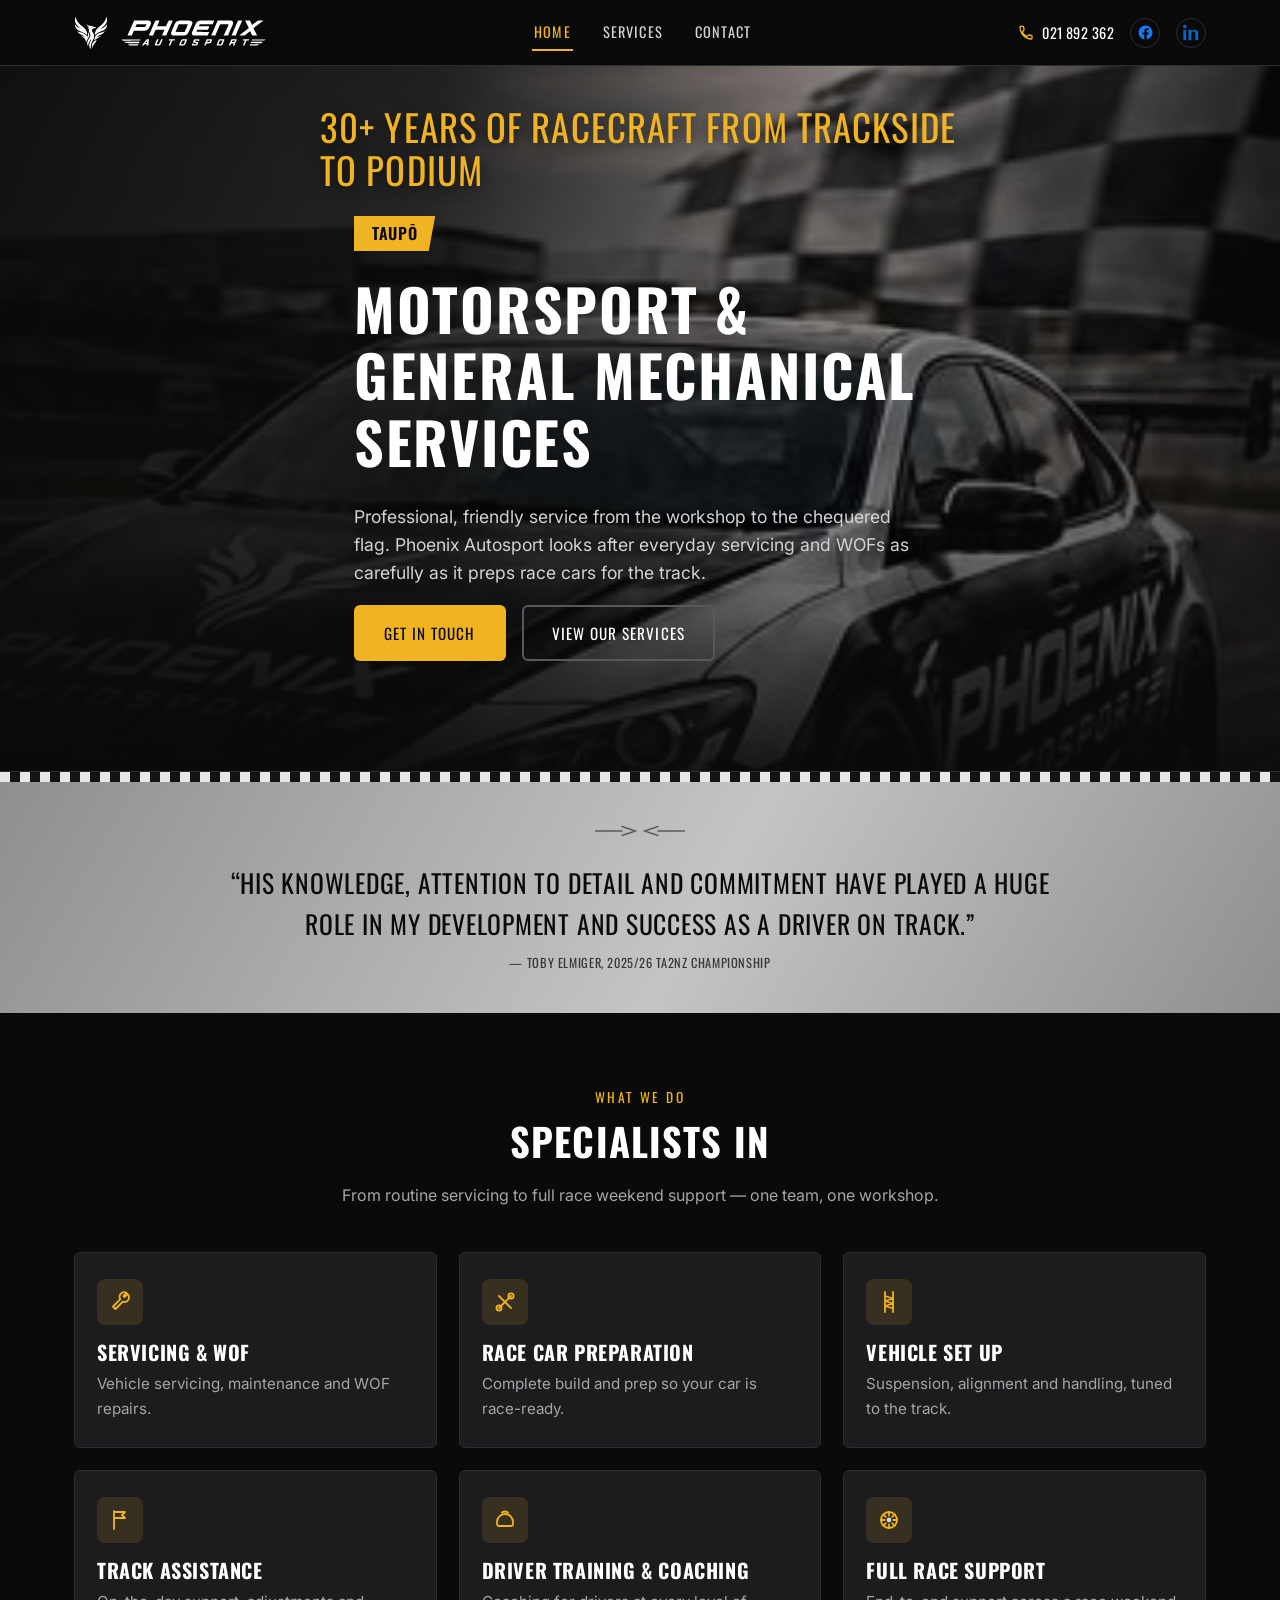
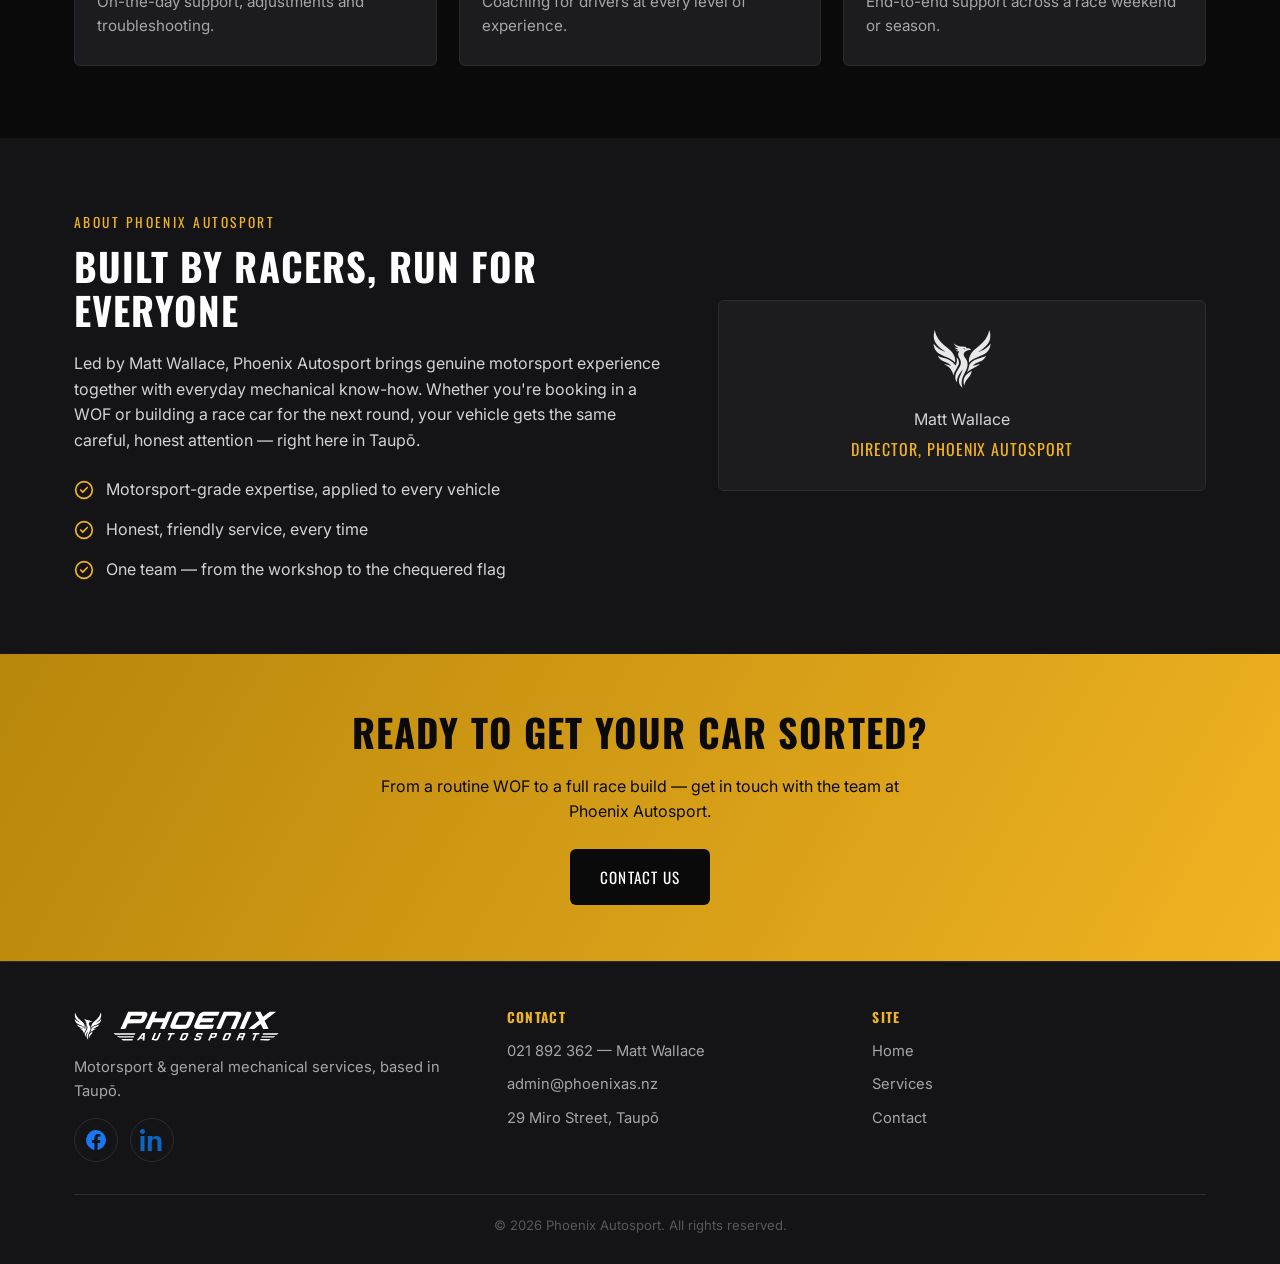
<file: index.html>
<!doctype html>
<html lang="en">
<head>
<meta charset="UTF-8">
<meta name="viewport" content="width=device-width, initial-scale=1.0">
<title>Phoenix Autosport | Motorsport &amp; General Mechanical Services, Taupō</title>
<meta name="description" content="Phoenix Autosport — motorsport and general mechanical services in Taupō. Vehicle servicing &amp; WOF, race car preparation, vehicle set-up, track assistance, driver coaching and full race support.">
<link rel="preconnect" href="https://fonts.googleapis.com">
<link rel="preconnect" href="https://fonts.gstatic.com" crossorigin>
<link href="https://fonts.googleapis.com/css2?family=Oswald:wght@500;600;700&amp;family=Inter:wght@400;500;600&amp;display=swap" rel="stylesheet">
<link rel="stylesheet" href="styles.css">
<style>
  /* mockup-only addition — hero slogan line */
  .hero-slogan-wrap {
    position: absolute;
    top: 0;
    left: 0;
    right: 0;
    height: 165px;
    display: flex;
    align-items: center;
    z-index: 1;
  }
  .hero-slogan {
    display: block;
    color: var(--gold);
    font-family: var(--font-head);
    text-transform: uppercase;
    letter-spacing: 0.03em;
    font-size: clamp(1.5rem, 3.4vw, 2.3rem);
    line-height: 1.15;
    max-width: 640px;
    margin: 0;
    text-shadow: 0 2px 14px rgba(0,0,0,0.6);
  }
  @media (max-width: 700px) {
    .hero-slogan-wrap { height: 150px; }
    .hero-slogan { font-size: clamp(1.2rem, 5vw, 1.7rem); }
  }
  .quote-banner-cite {
    display: block;
    margin-top: 10px;
    font-style: normal;
    font-family: var(--font-head);
    text-transform: uppercase;
    letter-spacing: 0.05em;
    font-size: 0.78rem;
    color: #0a0a0b;
    opacity: 0.75;
    text-align: center;
  }
</style>
</head>
<body>

<header class="site-header">
  <div class="nav-row">
    <a href="index.html" class="brand">
      <svg class="phoenix-mark" viewBox="0 0 664 675" aria-hidden="true"><g transform="translate(0,675) scale(0.1,-0.1)"><path d="M258 6625 c-3 -6 -20 -59 -37 -120 -52 -183 -73 -315 -78 -495 -21 -662 313 -1152 1187 -1739 158 -106 159 -107 75 -76 -480 180 -776 355 -1026 604 -102 103 -228 255 -242 293 -2 7 -8 10 -13 5 -12 -11 13 -187 45 -320 83 -334 277 -614 551 -796 120 -79 388 -211 595 -292 652 -254 962 -429 1162 -655 55 -62 58 -64 66 -42 5 13 9 97 9 188 1 337 -90 599 -311 895 -133 179 -285 320 -716 665 -486 390 -813 763 -1016 1163 -118 233 -174 396 -236 692 -5 22 -11 35 -15 30z"/><path d="M6356 6498 c-73 -317 -177 -559 -354 -829 -237 -360 -489 -617 -1041 -1063 -327 -264 -496 -435 -617 -622 -115 -178 -192 -366 -230 -559 -18 -93 -26 -437 -10 -453 4 -4 32 21 62 54 189 215 452 373 964 579 140 57 305 124 365 150 473 202 728 418 885 750 81 173 107 260 135 452 23 157 19 171 -27 101 -134 -203 -385 -430 -638 -580 -153 -91 -542 -269 -660 -303 -14 -4 43 39 125 95 739 504 1069 902 1172 1416 22 109 24 427 4 549 -21 130 -87 385 -100 385 -4 0 -19 -55 -35 -122z"/><path d="M2410 5110 c0 -18 39 -90 88 -163 76 -115 200 -217 360 -298 l77 -40 -105 5 c-106 5 -204 27 -294 66 -27 11 -51 19 -53 17 -2 -3 14 -27 36 -55 80 -101 239 -189 406 -225 49 -10 -185 -97 -262 -97 -49 0 -40 -16 24 -40 89 -33 152 -43 234 -37 l77 6 -38 -77 c-107 -212 -95 -415 37 -642 179 -305 218 -461 178 -701 -31 -185 -96 -327 -296 -644 -242 -383 -314 -577 -313 -850 1 -151 14 -228 60 -337 29 -72 114 -218 126 -218 4 0 8 42 8 94 0 305 117 594 411 1011 62 88 134 193 161 232 27 40 53 75 58 78 12 7 -24 -125 -64 -235 -33 -91 -51 -132 -166 -375 -146 -311 -185 -451 -185 -670 1 -229 63 -412 200 -590 62 -81 211 -230 201 -200 -4 11 -21 70 -36 130 -85 324 -79 643 17 940 50 154 201 497 242 549 23 30 204 393 234 471 192 492 148 872 -144 1260 -177 235 -215 375 -149 548 77 203 354 348 672 351 71 0 128 2 128 3 0 36 -78 126 -133 154 -57 30 -159 49 -262 49 l-90 0 -23 40 c-58 102 -160 138 -432 150 -450 22 -683 101 -957 325 -18 15 -33 21 -33 15z m1238 -576 c66 -29 66 -40 -3 -49 -70 -8 -106 -1 -175 38 -51 29 -53 32 -30 38 44 11 153 -2 208 -27z"/><path d="M641 3664 c191 -313 416 -492 789 -628 269 -98 441 -197 585 -338 43 -42 77 -79 74 -82 -2 -3 -67 13 -144 35 -160 45 -608 159 -627 159 -20 0 -2 -13 213 -148 296 -185 387 -258 504 -403 132 -163 252 -427 306 -671 7 -32 15 -58 19 -58 4 0 13 26 20 58 43 195 132 388 305 662 278 438 331 603 279 858 -30 145 -82 251 -184 373 -61 74 -89 97 -77 65 38 -98 52 -373 28 -516 -16 -88 -70 -249 -113 -334 -27 -54 -32 -59 -42 -43 -183 301 -393 486 -733 647 -152 72 -289 117 -668 220 -150 41 -290 89 -420 145 -72 31 -136 59 -143 62 -7 3 5 -25 29 -63z"/><path d="M5925 3680 c-99 -49 -347 -134 -540 -185 -284 -76 -457 -136 -600 -207 -398 -197 -636 -459 -680 -745 -27 -177 -86 -361 -177 -547 -27 -54 -47 -100 -45 -103 3 -2 51 31 108 75 103 78 305 207 429 274 36 20 115 61 175 93 207 109 310 167 433 246 137 87 316 219 308 226 -3 3 -53 -9 -113 -27 -84 -25 -514 -134 -652 -166 -60 -13 110 146 257 241 87 55 168 93 389 181 300 118 417 188 570 343 117 118 285 353 250 350 -6 0 -57 -23 -112 -49z"/><path d="M4249 1949 c-451 -284 -629 -498 -726 -878 -47 -185 -37 -419 28 -631 l22 -74 32 130 c72 290 150 431 411 740 210 248 315 442 375 689 21 88 23 115 11 115 -5 0 -73 -41 -153 -91z"/></g></svg>
      <span class="brand-text"><span class="sr-only">Phoenix Autosport</span><svg class="wordmark wordmark-nav" viewBox="0 0 1144 218" role="img" aria-label="Phoenix Autosport"><g transform="translate(0,218) scale(0.1,-0.1)"><path d="M930 1673 c-228 -509 -275 -614 -315 -701 -25 -53 -31 -74 -22 -78 7 -2 82 -3 166 -2 l153 3 82 185 83 185 464 5 c362 4 472 9 499 19 63 25 134 77 174 126 41 49 177 341 197 422 22 85 -25 171 -113 207 -32 14 -116 16 -616 16 l-579 0 -173 -387z m1126 94 c7 -19 -63 -179 -87 -199 -19 -16 -54 -18 -396 -18 -206 0 -373 3 -371 8 2 4 23 56 48 115 l45 107 378 0 c304 0 379 -3 383 -13z"/><path d="M2752 2047 c-6 -7 -75 -161 -153 -342 -78 -182 -157 -364 -175 -405 -18 -41 -64 -147 -103 -235 -38 -87 -67 -163 -65 -167 3 -4 75 -8 160 -8 l155 0 21 48 c104 238 172 388 179 393 5 3 162 6 350 8 l342 3 -6 -24 c-3 -13 -45 -110 -92 -217 -47 -107 -85 -198 -85 -203 0 -4 71 -8 158 -8 l159 0 18 43 c44 102 92 212 225 517 223 508 259 593 253 603 -5 8 -260 9 -298 0 -16 -3 -42 -53 -114 -224 l-94 -219 -349 0 -349 0 7 23 c4 12 18 47 31 77 88 197 143 333 138 341 -10 15 -300 12 -313 -4z"/><path d="M4596 2049 c-118 -17 -247 -100 -301 -193 -37 -64 -304 -692 -315 -742 -19 -82 12 -154 82 -195 l43 -24 430 -3 c560 -4 591 1 717 125 62 61 53 44 234 453 170 387 173 397 132 480 -28 55 -78 85 -168 99 -78 13 -767 13 -854 0z m683 -278 c11 -7 -10 -63 -104 -281 -65 -150 -126 -282 -136 -294 -17 -21 -24 -21 -357 -24 -267 -2 -341 0 -349 10 -8 9 6 50 49 148 33 74 86 198 119 275 33 77 70 148 82 157 20 16 54 18 352 18 182 0 336 -4 344 -9z"/><path d="M6201 2049 c-79 -13 -175 -64 -224 -119 -35 -39 -72 -115 -206 -421 -199 -455 -206 -489 -115 -568 55 -49 92 -52 657 -49 l518 3 60 135 c32 74 59 136 59 137 0 2 -222 3 -494 3 -299 0 -497 4 -501 9 -3 6 9 41 26 79 27 61 35 71 62 76 18 4 202 6 411 6 208 -1 383 3 387 7 10 11 109 239 109 252 0 8 -127 11 -405 11 -223 0 -405 2 -405 5 0 3 12 34 26 68 45 107 -12 97 553 97 l496 0 57 132 c31 73 54 136 52 140 -7 11 -1056 8 -1123 -3z"/><path d="M7591 2017 c-10 -23 -92 -208 -181 -412 -90 -203 -195 -444 -235 -535 -40 -91 -69 -168 -65 -173 3 -4 75 -6 159 -5 l152 3 55 125 c30 69 73 168 96 220 139 325 223 507 240 523 18 15 49 17 318 17 348 0 343 1 308 -78 -56 -130 -97 -222 -222 -501 -75 -167 -136 -305 -136 -307 0 -2 71 -4 159 -4 177 0 165 -5 200 80 13 30 34 79 47 108 92 202 299 674 310 706 29 81 12 175 -40 217 -62 52 -74 53 -629 56 l-518 2 -18 -42z"/><path d="M9194 2052 c-6 -4 -45 -86 -87 -182 -107 -250 -150 -349 -296 -675 -71 -159 -127 -293 -124 -297 8 -14 309 -9 321 5 5 6 21 39 35 72 14 33 43 101 64 150 22 50 122 276 222 504 138 314 179 416 169 422 -16 11 -289 11 -304 1z"/><path d="M9753 2054 c-9 -4 34 -97 132 -288 l145 -283 -197 -154 c-413 -321 -538 -421 -541 -430 -2 -5 80 -9 198 -9 l202 0 209 168 c116 92 215 168 222 170 8 2 46 -66 94 -168 l82 -170 185 0 c129 0 186 3 186 11 0 6 -63 132 -140 281 -77 148 -138 274 -135 278 6 10 171 137 699 540 l78 60 -214 0 -213 0 -224 -175 c-123 -96 -226 -175 -230 -175 -3 0 -45 78 -92 173 l-86 172 -174 2 c-96 1 -180 -1 -186 -3z"/><path d="M2058 583 c-21 -23 -137 -173 -213 -274 -11 -15 -48 -63 -82 -108 -35 -44 -63 -83 -63 -86 0 -3 28 -5 63 -4 l62 0 41 52 41 52 94 0 94 0 -3 -52 -4 -53 61 0 60 0 5 33 c3 17 10 109 16 202 6 94 13 191 17 218 l6 47 -85 0 c-79 0 -86 -2 -110 -27z m57 -178 c-8 -97 -9 -98 -84 -93 l-53 3 68 92 c38 50 70 90 72 88 2 -2 1 -43 -3 -90z"/><path d="M2820 458 c-35 -84 -73 -178 -86 -208 -53 -125 -35 -140 174 -140 223 0 214 -7 327 255 60 139 95 227 95 237 0 4 -26 8 -58 8 l-58 0 -39 -92 c-107 -254 -124 -291 -137 -299 -23 -15 -188 -11 -188 5 0 7 32 86 70 175 97 225 95 211 23 211 l-59 0 -64 -152z"/><path d="M3820 564 c-11 -25 -20 -47 -20 -49 0 -2 36 -5 79 -7 l80 -3 -84 -195 -84 -195 56 -3 c31 -2 59 1 63 5 4 4 44 94 88 198 l81 190 84 3 83 3 14 37 c7 20 15 43 17 50 4 9 -43 12 -216 12 l-222 0 -19 -46z"/><path d="M4815 592 c-44 -27 -46 -31 -124 -217 -87 -205 -90 -216 -62 -244 20 -20 32 -21 182 -21 235 0 219 -13 343 276 56 130 68 188 44 212 -8 8 -63 12 -182 12 -148 0 -175 -3 -201 -18z m257 -88 c7 -6 -85 -235 -108 -271 -13 -21 -22 -23 -114 -23 -55 0 -100 4 -100 9 0 13 110 264 122 279 11 12 188 18 200 6z"/><path d="M5782 585 c-36 -30 -96 -168 -88 -201 9 -34 48 -50 154 -64 118 -16 128 -23 105 -70 l-18 -35 -103 -3 -104 -3 7 31 7 30 -56 0 c-55 0 -56 -1 -71 -36 -21 -52 -20 -101 4 -114 26 -13 312 -13 348 1 46 17 70 47 103 130 51 125 46 131 -142 165 -88 16 -98 20 -98 39 0 43 29 55 128 55 l92 0 -6 -25 c-6 -24 -5 -25 50 -25 51 0 57 2 71 30 17 34 19 73 5 101 -10 18 -23 19 -185 19 -170 0 -174 -1 -203 -25z"/><path d="M6721 527 c-19 -45 -62 -147 -96 -227 -89 -208 -87 -190 -17 -190 l59 0 34 85 34 85 120 0 c134 0 182 10 213 42 29 32 94 186 94 226 0 61 -4 62 -216 62 l-191 -1 -34 -82z m303 -26 c7 -11 -29 -95 -48 -110 -9 -8 -46 -11 -105 -9 l-91 3 30 63 29 62 90 0 c49 0 92 -4 95 -9z"/><path d="M7745 598 c-26 -14 -75 -60 -75 -69 0 -5 -31 -82 -70 -173 -38 -91 -70 -177 -70 -191 0 -49 31 -57 214 -53 214 4 198 -8 299 222 78 177 92 231 67 261 -15 19 -331 22 -365 3z m239 -97 c7 -11 -101 -273 -117 -283 -22 -14 -197 -10 -197 5 0 21 110 271 123 279 17 11 185 10 191 -1z"/><path d="M8677 603 c-10 -17 -207 -481 -207 -487 0 -3 27 -6 59 -6 l59 0 33 84 34 85 83 3 c45 2 87 2 92 0 16 -6 12 -35 -15 -100 -14 -34 -25 -64 -25 -67 0 -3 26 -5 57 -3 l57 3 34 80 c18 44 32 91 30 106 -2 19 6 35 28 55 19 18 43 61 63 114 30 77 32 87 19 110 l-14 25 -191 3 c-105 1 -194 -1 -196 -5z m267 -102 c9 -14 -30 -97 -49 -105 -19 -7 -185 -8 -185 -1 0 2 11 29 24 60 l25 55 90 0 c49 0 92 -4 95 -9z"/><path d="M9597 583 c-37 -73 -37 -73 53 -73 96 0 97 25 -6 -211 -41 -94 -74 -175 -74 -180 0 -5 26 -9 58 -9 l57 0 84 200 85 200 82 0 83 0 21 46 c11 26 20 48 20 50 0 2 -101 4 -225 4 l-224 0 -14 -27z"/><path d="M120 580 c0 -5 3 -10 8 -10 4 0 30 -17 58 -38 l50 -38 565 2 c310 1 607 2 659 3 l96 1 14 38 c8 20 16 40 18 45 2 4 -327 7 -732 7 -484 0 -736 -3 -736 -10z"/><path d="M10275 554 c-8 -20 -15 -40 -15 -45 0 -11 -37 -11 508 -11 l463 0 47 38 c26 21 51 41 57 46 5 4 -228 8 -518 8 l-527 0 -15 -36z"/><path d="M360 369 c86 -74 38 -69 602 -69 l507 0 21 46 c11 26 20 48 20 50 0 2 -267 4 -592 4 l-593 -1 35 -30z"/><path d="M10192 358 c-11 -24 -17 -46 -15 -50 2 -3 189 -7 416 -8 l412 -1 57 43 c31 24 57 46 58 51 0 4 -205 7 -455 7 l-454 0 -19 -42z"/><path d="M630 206 c0 -3 27 -25 59 -50 l59 -46 320 0 319 0 21 50 21 50 -400 0 c-219 0 -399 -2 -399 -4z"/><path d="M10110 164 c-11 -25 -20 -48 -20 -50 0 -2 134 -4 297 -4 l298 0 62 43 c34 23 63 45 63 50 0 4 -153 7 -340 7 l-341 0 -19 -46z"/></g></svg></span>
    </a>
    <nav class="main-nav">
      <a href="index.html" class="active">Home</a>
      <a href="services.html">Services</a>
      <a href="contact.html">Contact</a>
    </nav>
    <div class="nav-contact">
      <a class="nav-phone" href="tel:0210892362" aria-label="Call Matt Wallace on 021 892 362">
        <svg viewBox="0 0 24 24"><path d="M6.6 10.8c1.4 2.8 3.8 5.1 6.6 6.6l2.2-2.2c.3-.3.7-.4 1-.2 1.1.4 2.3.6 3.6.6.6 0 1 .4 1 1V20c0 .6-.4 1-1 1C10.9 21 3 13.1 3 3c0-.6.4-1 1-1h3.5c.6 0 1 .4 1 1 0 1.2.2 2.4.6 3.6.1.4 0 .8-.3 1z"/></svg>
        021 892 362
      </a>
      <a class="social-icon small" href="https://www.facebook.com/profile.php?id=61592781913424" target="_blank" rel="noopener" aria-label="Phoenix Autosport on Facebook">
        <svg viewBox="0 0 24 24"><path d="M22 12a10 10 0 1 0-11.6 9.9v-7H7.9V12h2.5V9.8c0-2.5 1.5-3.9 3.8-3.9 1.1 0 2.2.2 2.2.2v2.4h-1.2c-1.2 0-1.6.8-1.6 1.6V12h2.8l-.4 2.9h-2.4v7A10 10 0 0 0 22 12z"/></svg>
      </a>
      <a class="social-icon small linkedin" href="https://www.linkedin.com/in/matt-wallace-419013b7/" target="_blank" rel="noopener" aria-label="Matt Wallace on LinkedIn">
        <svg viewBox="0 0 24 24"><path d="M4.98 3.5C4.98 4.88 3.87 6 2.5 6S0 4.88 0 3.5 1.11 1 2.48 1 4.98 2.12 4.98 3.5zM.5 8h4V23h-4V8zM8.5 8h3.8v2.05h.05c.53-1 1.83-2.05 3.77-2.05C20.5 8 21.5 10.5 21.5 14v9h-4v-8c0-1.9-.03-4.35-2.65-4.35-2.65 0-3.05 2.07-3.05 4.2v8.15h-4V8z"/></svg>
      </a>
    </div>
  </div>
</header>

<main>

  <section class="hero hero-full">
    <div class="hero-bg">
      <img src="assets/race-car.jpg" alt="Phoenix Autosport race car on track">
      <div class="hero-overlay"></div>
    </div>
    <div class="hero-slogan-wrap">
      <div class="container">
        <span class="hero-slogan">30+ Years Of Racecraft From Trackside To Podium</span>
      </div>
    </div>
    <div class="container hero-full-inner">
      <div class="ribbon">
        <span class="ribbon-big">Taupō</span>
      </div>
      <h1>Motorsport &amp; General Mechanical Services</h1>
      <p class="lede">Professional, friendly service from the workshop to the chequered flag. Phoenix Autosport looks after everyday servicing and WOFs as carefully as it preps race cars for the track.</p>
      <div class="btn-row">
        <a href="contact.html" class="btn btn-primary">Get In Touch</a>
        <a href="services.html" class="btn btn-ghost">View Our Services</a>
      </div>
    </div>
  </section>

  <div class="flag-strip"></div>

  <section class="quote-banner">
    <svg class="wing-rule" viewBox="0 0 200 40" aria-hidden="true">
      <path d="M0,20 L60,20 M60,10 L90,20 L60,30" fill="none" stroke="#0a0a0b" stroke-width="3" stroke-linecap="round"/>
      <path d="M200,20 L140,20 M140,10 L110,20 L140,30" fill="none" stroke="#0a0a0b" stroke-width="3" stroke-linecap="round"/>
    </svg>
    <blockquote>&ldquo;His knowledge, attention to detail and commitment have played a huge role in my development and success as a driver on track.&rdquo;</blockquote>
    <cite class="quote-banner-cite">— Toby Elmiger, 2025/26 TA2NZ Championship</cite>
  </section>

  <section>
    <div class="container">
      <div class="section-head">
        <span class="eyebrow">What We Do</span>
        <h2>Specialists In</h2>
        <p style="color:var(--grey);">From routine servicing to full race weekend support — one team, one workshop.</p>
      </div>
      <div class="service-grid">
        <div class="service-card">
          <div class="service-icon"><svg viewBox="0 0 24 24"><path d="M21 7.5a4.5 4.5 0 0 1-6.2 4.2L7.5 19l-2.5-2.5 7.3-7.3A4.5 4.5 0 0 1 18.5 3l-3 3 1 1 3-3a4.48 4.48 0 0 1 1.5 3.5z"/></svg></div>
          <h3>Servicing &amp; WOF</h3>
          <p>Vehicle servicing, maintenance and WOF repairs.</p>
        </div>
        <div class="service-card">
          <div class="service-icon"><svg viewBox="0 0 24 24"><path d="M6 6l12 12M18 6L6 18"/><circle cx="18" cy="6" r="2.6" fill="none"/><circle cx="6" cy="18" r="2.6" fill="none"/></svg></div>
          <h3>Race Car Preparation</h3>
          <p>Complete build and prep so your car is race-ready.</p>
        </div>
        <div class="service-card">
          <div class="service-icon"><svg viewBox="0 0 24 24"><path d="M8 2v20M16 2v20M8 6l8 2.5L8 11l8 2.5L8 16l8 2.5"/></svg></div>
          <h3>Vehicle Set Up</h3>
          <p>Suspension, alignment and handling, tuned to the track.</p>
        </div>
        <div class="service-card">
          <div class="service-icon"><svg viewBox="0 0 24 24"><path d="M6 3v18M6 4h11l-3 3 3 3H6"/></svg></div>
          <h3>Track Assistance</h3>
          <p>On-the-day support, adjustments and troubleshooting.</p>
        </div>
        <div class="service-card">
          <div class="service-icon"><svg viewBox="0 0 24 24"><path d="M4 14a8 8 0 0 1 16 0v2a2 2 0 0 1-2 2H6a2 2 0 0 1-2-2v-2z M9 4.5c1-.6 2-1 3-1s2 .4 3 1"/></svg></div>
          <h3>Driver Training &amp; Coaching</h3>
          <p>Coaching for drivers at every level of experience.</p>
        </div>
        <div class="service-card">
          <div class="service-icon"><svg viewBox="0 0 24 24"><circle cx="12" cy="12" r="8"/><circle cx="12" cy="12" r="2.4" fill="currentColor" stroke="none"/><path d="M12 4v3.6M12 16.4V20M4 12h3.6M16.4 12H20M6.3 6.3l2.5 2.5M15.2 15.2l2.5 2.5M6.3 17.7l2.5-2.5M15.2 8.8l2.5-2.5"/></svg></div>
          <h3>Full Race Support</h3>
          <p>End-to-end support across a race weekend or season.</p>
        </div>
      </div>
    </div>
  </section>

  <section class="bg-soft">
    <div class="container two-col">
      <div>
        <span class="eyebrow">About Phoenix Autosport</span>
        <h2>Built by racers, run for everyone</h2>
        <p style="color:var(--grey-light);">Led by Matt Wallace, Phoenix Autosport brings genuine motorsport experience together with everyday mechanical know-how. Whether you're booking in a WOF or building a race car for the next round, your vehicle gets the same careful, honest attention — right here in Taupō.</p>
        <ul class="stat-list">
          <li><svg viewBox="0 0 24 24"><path d="M12 2a10 10 0 1 0 0 20 10 10 0 0 0 0-20z"/><path d="M8 12l2.5 2.5L16 9"/></svg> Motorsport-grade expertise, applied to every vehicle</li>
          <li><svg viewBox="0 0 24 24"><path d="M12 2a10 10 0 1 0 0 20 10 10 0 0 0 0-20z"/><path d="M8 12l2.5 2.5L16 9"/></svg> Honest, friendly service, every time</li>
          <li><svg viewBox="0 0 24 24"><path d="M12 2a10 10 0 1 0 0 20 10 10 0 0 0 0-20z"/><path d="M8 12l2.5 2.5L16 9"/></svg> One team — from the workshop to the chequered flag</li>
        </ul>
      </div>
      <div class="about-panel">
        <div class="about-panel-inner">
          <svg class="phoenix-mark" viewBox="0 0 664 675" aria-hidden="true"><g transform="translate(0,675) scale(0.1,-0.1)"><path d="M258 6625 c-3 -6 -20 -59 -37 -120 -52 -183 -73 -315 -78 -495 -21 -662 313 -1152 1187 -1739 158 -106 159 -107 75 -76 -480 180 -776 355 -1026 604 -102 103 -228 255 -242 293 -2 7 -8 10 -13 5 -12 -11 13 -187 45 -320 83 -334 277 -614 551 -796 120 -79 388 -211 595 -292 652 -254 962 -429 1162 -655 55 -62 58 -64 66 -42 5 13 9 97 9 188 1 337 -90 599 -311 895 -133 179 -285 320 -716 665 -486 390 -813 763 -1016 1163 -118 233 -174 396 -236 692 -5 22 -11 35 -15 30z"/><path d="M6356 6498 c-73 -317 -177 -559 -354 -829 -237 -360 -489 -617 -1041 -1063 -327 -264 -496 -435 -617 -622 -115 -178 -192 -366 -230 -559 -18 -93 -26 -437 -10 -453 4 -4 32 21 62 54 189 215 452 373 964 579 140 57 305 124 365 150 473 202 728 418 885 750 81 173 107 260 135 452 23 157 19 171 -27 101 -134 -203 -385 -430 -638 -580 -153 -91 -542 -269 -660 -303 -14 -4 43 39 125 95 739 504 1069 902 1172 1416 22 109 24 427 4 549 -21 130 -87 385 -100 385 -4 0 -19 -55 -35 -122z"/><path d="M2410 5110 c0 -18 39 -90 88 -163 76 -115 200 -217 360 -298 l77 -40 -105 5 c-106 5 -204 27 -294 66 -27 11 -51 19 -53 17 -2 -3 14 -27 36 -55 80 -101 239 -189 406 -225 49 -10 -185 -97 -262 -97 -49 0 -40 -16 24 -40 89 -33 152 -43 234 -37 l77 6 -38 -77 c-107 -212 -95 -415 37 -642 179 -305 218 -461 178 -701 -31 -185 -96 -327 -296 -644 -242 -383 -314 -577 -313 -850 1 -151 14 -228 60 -337 29 -72 114 -218 126 -218 4 0 8 42 8 94 0 305 117 594 411 1011 62 88 134 193 161 232 27 40 53 75 58 78 12 7 -24 -125 -64 -235 -33 -91 -51 -132 -166 -375 -146 -311 -185 -451 -185 -670 1 -229 63 -412 200 -590 62 -81 211 -230 201 -200 -4 11 -21 70 -36 130 -85 324 -79 643 17 940 50 154 201 497 242 549 23 30 204 393 234 471 192 492 148 872 -144 1260 -177 235 -215 375 -149 548 77 203 354 348 672 351 71 0 128 2 128 3 0 36 -78 126 -133 154 -57 30 -159 49 -262 49 l-90 0 -23 40 c-58 102 -160 138 -432 150 -450 22 -683 101 -957 325 -18 15 -33 21 -33 15z m1238 -576 c66 -29 66 -40 -3 -49 -70 -8 -106 -1 -175 38 -51 29 -53 32 -30 38 44 11 153 -2 208 -27z"/><path d="M641 3664 c191 -313 416 -492 789 -628 269 -98 441 -197 585 -338 43 -42 77 -79 74 -82 -2 -3 -67 13 -144 35 -160 45 -608 159 -627 159 -20 0 -2 -13 213 -148 296 -185 387 -258 504 -403 132 -163 252 -427 306 -671 7 -32 15 -58 19 -58 4 0 13 26 20 58 43 195 132 388 305 662 278 438 331 603 279 858 -30 145 -82 251 -184 373 -61 74 -89 97 -77 65 38 -98 52 -373 28 -516 -16 -88 -70 -249 -113 -334 -27 -54 -32 -59 -42 -43 -183 301 -393 486 -733 647 -152 72 -289 117 -668 220 -150 41 -290 89 -420 145 -72 31 -136 59 -143 62 -7 3 5 -25 29 -63z"/><path d="M5925 3680 c-99 -49 -347 -134 -540 -185 -284 -76 -457 -136 -600 -207 -398 -197 -636 -459 -680 -745 -27 -177 -86 -361 -177 -547 -27 -54 -47 -100 -45 -103 3 -2 51 31 108 75 103 78 305 207 429 274 36 20 115 61 175 93 207 109 310 167 433 246 137 87 316 219 308 226 -3 3 -53 -9 -113 -27 -84 -25 -514 -134 -652 -166 -60 -13 110 146 257 241 87 55 168 93 389 181 300 118 417 188 570 343 117 118 285 353 250 350 -6 0 -57 -23 -112 -49z"/><path d="M4249 1949 c-451 -284 -629 -498 -726 -878 -47 -185 -37 -419 28 -631 l22 -74 32 130 c72 290 150 431 411 740 210 248 315 442 375 689 21 88 23 115 11 115 -5 0 -73 -41 -153 -91z"/></g></svg>
          <p style="margin-bottom:2px;">Matt Wallace</p>
          <p class="founder" style="margin-bottom:0;">Director, Phoenix Autosport</p>
        </div>
      </div>
    </div>
  </section>

  <section class="cta-band">
    <div class="container">
      <h2>Ready to get your car sorted?</h2>
      <p style="max-width:520px;margin:0 auto 24px;">From a routine WOF to a full race build — get in touch with the team at Phoenix Autosport.</p>
      <a href="contact.html" class="btn btn-primary">Contact Us</a>
    </div>
  </section>

</main>

<footer class="site-footer">
  <div class="container">
    <div class="footer-grid">
      <div>
        <div class="footer-brand">
          <svg class="phoenix-mark" viewBox="0 0 664 675" aria-hidden="true"><g transform="translate(0,675) scale(0.1,-0.1)"><path d="M258 6625 c-3 -6 -20 -59 -37 -120 -52 -183 -73 -315 -78 -495 -21 -662 313 -1152 1187 -1739 158 -106 159 -107 75 -76 -480 180 -776 355 -1026 604 -102 103 -228 255 -242 293 -2 7 -8 10 -13 5 -12 -11 13 -187 45 -320 83 -334 277 -614 551 -796 120 -79 388 -211 595 -292 652 -254 962 -429 1162 -655 55 -62 58 -64 66 -42 5 13 9 97 9 188 1 337 -90 599 -311 895 -133 179 -285 320 -716 665 -486 390 -813 763 -1016 1163 -118 233 -174 396 -236 692 -5 22 -11 35 -15 30z"/><path d="M6356 6498 c-73 -317 -177 -559 -354 -829 -237 -360 -489 -617 -1041 -1063 -327 -264 -496 -435 -617 -622 -115 -178 -192 -366 -230 -559 -18 -93 -26 -437 -10 -453 4 -4 32 21 62 54 189 215 452 373 964 579 140 57 305 124 365 150 473 202 728 418 885 750 81 173 107 260 135 452 23 157 19 171 -27 101 -134 -203 -385 -430 -638 -580 -153 -91 -542 -269 -660 -303 -14 -4 43 39 125 95 739 504 1069 902 1172 1416 22 109 24 427 4 549 -21 130 -87 385 -100 385 -4 0 -19 -55 -35 -122z"/><path d="M2410 5110 c0 -18 39 -90 88 -163 76 -115 200 -217 360 -298 l77 -40 -105 5 c-106 5 -204 27 -294 66 -27 11 -51 19 -53 17 -2 -3 14 -27 36 -55 80 -101 239 -189 406 -225 49 -10 -185 -97 -262 -97 -49 0 -40 -16 24 -40 89 -33 152 -43 234 -37 l77 6 -38 -77 c-107 -212 -95 -415 37 -642 179 -305 218 -461 178 -701 -31 -185 -96 -327 -296 -644 -242 -383 -314 -577 -313 -850 1 -151 14 -228 60 -337 29 -72 114 -218 126 -218 4 0 8 42 8 94 0 305 117 594 411 1011 62 88 134 193 161 232 27 40 53 75 58 78 12 7 -24 -125 -64 -235 -33 -91 -51 -132 -166 -375 -146 -311 -185 -451 -185 -670 1 -229 63 -412 200 -590 62 -81 211 -230 201 -200 -4 11 -21 70 -36 130 -85 324 -79 643 17 940 50 154 201 497 242 549 23 30 204 393 234 471 192 492 148 872 -144 1260 -177 235 -215 375 -149 548 77 203 354 348 672 351 71 0 128 2 128 3 0 36 -78 126 -133 154 -57 30 -159 49 -262 49 l-90 0 -23 40 c-58 102 -160 138 -432 150 -450 22 -683 101 -957 325 -18 15 -33 21 -33 15z m1238 -576 c66 -29 66 -40 -3 -49 -70 -8 -106 -1 -175 38 -51 29 -53 32 -30 38 44 11 153 -2 208 -27z"/><path d="M641 3664 c191 -313 416 -492 789 -628 269 -98 441 -197 585 -338 43 -42 77 -79 74 -82 -2 -3 -67 13 -144 35 -160 45 -608 159 -627 159 -20 0 -2 -13 213 -148 296 -185 387 -258 504 -403 132 -163 252 -427 306 -671 7 -32 15 -58 19 -58 4 0 13 26 20 58 43 195 132 388 305 662 278 438 331 603 279 858 -30 145 -82 251 -184 373 -61 74 -89 97 -77 65 38 -98 52 -373 28 -516 -16 -88 -70 -249 -113 -334 -27 -54 -32 -59 -42 -43 -183 301 -393 486 -733 647 -152 72 -289 117 -668 220 -150 41 -290 89 -420 145 -72 31 -136 59 -143 62 -7 3 5 -25 29 -63z"/><path d="M5925 3680 c-99 -49 -347 -134 -540 -185 -284 -76 -457 -136 -600 -207 -398 -197 -636 -459 -680 -745 -27 -177 -86 -361 -177 -547 -27 -54 -47 -100 -45 -103 3 -2 51 31 108 75 103 78 305 207 429 274 36 20 115 61 175 93 207 109 310 167 433 246 137 87 316 219 308 226 -3 3 -53 -9 -113 -27 -84 -25 -514 -134 -652 -166 -60 -13 110 146 257 241 87 55 168 93 389 181 300 118 417 188 570 343 117 118 285 353 250 350 -6 0 -57 -23 -112 -49z"/><path d="M4249 1949 c-451 -284 -629 -498 -726 -878 -47 -185 -37 -419 28 -631 l22 -74 32 130 c72 290 150 431 411 740 210 248 315 442 375 689 21 88 23 115 11 115 -5 0 -73 -41 -153 -91z"/></g></svg>
          <span class="sr-only">Phoenix Autosport</span><svg class="wordmark wordmark-footer" viewBox="0 0 1144 218" role="img" aria-label="Phoenix Autosport"><g transform="translate(0,218) scale(0.1,-0.1)"><path d="M930 1673 c-228 -509 -275 -614 -315 -701 -25 -53 -31 -74 -22 -78 7 -2 82 -3 166 -2 l153 3 82 185 83 185 464 5 c362 4 472 9 499 19 63 25 134 77 174 126 41 49 177 341 197 422 22 85 -25 171 -113 207 -32 14 -116 16 -616 16 l-579 0 -173 -387z m1126 94 c7 -19 -63 -179 -87 -199 -19 -16 -54 -18 -396 -18 -206 0 -373 3 -371 8 2 4 23 56 48 115 l45 107 378 0 c304 0 379 -3 383 -13z"/><path d="M2752 2047 c-6 -7 -75 -161 -153 -342 -78 -182 -157 -364 -175 -405 -18 -41 -64 -147 -103 -235 -38 -87 -67 -163 -65 -167 3 -4 75 -8 160 -8 l155 0 21 48 c104 238 172 388 179 393 5 3 162 6 350 8 l342 3 -6 -24 c-3 -13 -45 -110 -92 -217 -47 -107 -85 -198 -85 -203 0 -4 71 -8 158 -8 l159 0 18 43 c44 102 92 212 225 517 223 508 259 593 253 603 -5 8 -260 9 -298 0 -16 -3 -42 -53 -114 -224 l-94 -219 -349 0 -349 0 7 23 c4 12 18 47 31 77 88 197 143 333 138 341 -10 15 -300 12 -313 -4z"/><path d="M4596 2049 c-118 -17 -247 -100 -301 -193 -37 -64 -304 -692 -315 -742 -19 -82 12 -154 82 -195 l43 -24 430 -3 c560 -4 591 1 717 125 62 61 53 44 234 453 170 387 173 397 132 480 -28 55 -78 85 -168 99 -78 13 -767 13 -854 0z m683 -278 c11 -7 -10 -63 -104 -281 -65 -150 -126 -282 -136 -294 -17 -21 -24 -21 -357 -24 -267 -2 -341 0 -349 10 -8 9 6 50 49 148 33 74 86 198 119 275 33 77 70 148 82 157 20 16 54 18 352 18 182 0 336 -4 344 -9z"/><path d="M6201 2049 c-79 -13 -175 -64 -224 -119 -35 -39 -72 -115 -206 -421 -199 -455 -206 -489 -115 -568 55 -49 92 -52 657 -49 l518 3 60 135 c32 74 59 136 59 137 0 2 -222 3 -494 3 -299 0 -497 4 -501 9 -3 6 9 41 26 79 27 61 35 71 62 76 18 4 202 6 411 6 208 -1 383 3 387 7 10 11 109 239 109 252 0 8 -127 11 -405 11 -223 0 -405 2 -405 5 0 3 12 34 26 68 45 107 -12 97 553 97 l496 0 57 132 c31 73 54 136 52 140 -7 11 -1056 8 -1123 -3z"/><path d="M7591 2017 c-10 -23 -92 -208 -181 -412 -90 -203 -195 -444 -235 -535 -40 -91 -69 -168 -65 -173 3 -4 75 -6 159 -5 l152 3 55 125 c30 69 73 168 96 220 139 325 223 507 240 523 18 15 49 17 318 17 348 0 343 1 308 -78 -56 -130 -97 -222 -222 -501 -75 -167 -136 -305 -136 -307 0 -2 71 -4 159 -4 177 0 165 -5 200 80 13 30 34 79 47 108 92 202 299 674 310 706 29 81 12 175 -40 217 -62 52 -74 53 -629 56 l-518 2 -18 -42z"/><path d="M9194 2052 c-6 -4 -45 -86 -87 -182 -107 -250 -150 -349 -296 -675 -71 -159 -127 -293 -124 -297 8 -14 309 -9 321 5 5 6 21 39 35 72 14 33 43 101 64 150 22 50 122 276 222 504 138 314 179 416 169 422 -16 11 -289 11 -304 1z"/><path d="M9753 2054 c-9 -4 34 -97 132 -288 l145 -283 -197 -154 c-413 -321 -538 -421 -541 -430 -2 -5 80 -9 198 -9 l202 0 209 168 c116 92 215 168 222 170 8 2 46 -66 94 -168 l82 -170 185 0 c129 0 186 3 186 11 0 6 -63 132 -140 281 -77 148 -138 274 -135 278 6 10 171 137 699 540 l78 60 -214 0 -213 0 -224 -175 c-123 -96 -226 -175 -230 -175 -3 0 -45 78 -92 173 l-86 172 -174 2 c-96 1 -180 -1 -186 -3z"/><path d="M2058 583 c-21 -23 -137 -173 -213 -274 -11 -15 -48 -63 -82 -108 -35 -44 -63 -83 -63 -86 0 -3 28 -5 63 -4 l62 0 41 52 41 52 94 0 94 0 -3 -52 -4 -53 61 0 60 0 5 33 c3 17 10 109 16 202 6 94 13 191 17 218 l6 47 -85 0 c-79 0 -86 -2 -110 -27z m57 -178 c-8 -97 -9 -98 -84 -93 l-53 3 68 92 c38 50 70 90 72 88 2 -2 1 -43 -3 -90z"/><path d="M2820 458 c-35 -84 -73 -178 -86 -208 -53 -125 -35 -140 174 -140 223 0 214 -7 327 255 60 139 95 227 95 237 0 4 -26 8 -58 8 l-58 0 -39 -92 c-107 -254 -124 -291 -137 -299 -23 -15 -188 -11 -188 5 0 7 32 86 70 175 97 225 95 211 23 211 l-59 0 -64 -152z"/><path d="M3820 564 c-11 -25 -20 -47 -20 -49 0 -2 36 -5 79 -7 l80 -3 -84 -195 -84 -195 56 -3 c31 -2 59 1 63 5 4 4 44 94 88 198 l81 190 84 3 83 3 14 37 c7 20 15 43 17 50 4 9 -43 12 -216 12 l-222 0 -19 -46z"/><path d="M4815 592 c-44 -27 -46 -31 -124 -217 -87 -205 -90 -216 -62 -244 20 -20 32 -21 182 -21 235 0 219 -13 343 276 56 130 68 188 44 212 -8 8 -63 12 -182 12 -148 0 -175 -3 -201 -18z m257 -88 c7 -6 -85 -235 -108 -271 -13 -21 -22 -23 -114 -23 -55 0 -100 4 -100 9 0 13 110 264 122 279 11 12 188 18 200 6z"/><path d="M5782 585 c-36 -30 -96 -168 -88 -201 9 -34 48 -50 154 -64 118 -16 128 -23 105 -70 l-18 -35 -103 -3 -104 -3 7 31 7 30 -56 0 c-55 0 -56 -1 -71 -36 -21 -52 -20 -101 4 -114 26 -13 312 -13 348 1 46 17 70 47 103 130 51 125 46 131 -142 165 -88 16 -98 20 -98 39 0 43 29 55 128 55 l92 0 -6 -25 c-6 -24 -5 -25 50 -25 51 0 57 2 71 30 17 34 19 73 5 101 -10 18 -23 19 -185 19 -170 0 -174 -1 -203 -25z"/><path d="M6721 527 c-19 -45 -62 -147 -96 -227 -89 -208 -87 -190 -17 -190 l59 0 34 85 34 85 120 0 c134 0 182 10 213 42 29 32 94 186 94 226 0 61 -4 62 -216 62 l-191 -1 -34 -82z m303 -26 c7 -11 -29 -95 -48 -110 -9 -8 -46 -11 -105 -9 l-91 3 30 63 29 62 90 0 c49 0 92 -4 95 -9z"/><path d="M7745 598 c-26 -14 -75 -60 -75 -69 0 -5 -31 -82 -70 -173 -38 -91 -70 -177 -70 -191 0 -49 31 -57 214 -53 214 4 198 -8 299 222 78 177 92 231 67 261 -15 19 -331 22 -365 3z m239 -97 c7 -11 -101 -273 -117 -283 -22 -14 -197 -10 -197 5 0 21 110 271 123 279 17 11 185 10 191 -1z"/><path d="M8677 603 c-10 -17 -207 -481 -207 -487 0 -3 27 -6 59 -6 l59 0 33 84 34 85 83 3 c45 2 87 2 92 0 16 -6 12 -35 -15 -100 -14 -34 -25 -64 -25 -67 0 -3 26 -5 57 -3 l57 3 34 80 c18 44 32 91 30 106 -2 19 6 35 28 55 19 18 43 61 63 114 30 77 32 87 19 110 l-14 25 -191 3 c-105 1 -194 -1 -196 -5z m267 -102 c9 -14 -30 -97 -49 -105 -19 -7 -185 -8 -185 -1 0 2 11 29 24 60 l25 55 90 0 c49 0 92 -4 95 -9z"/><path d="M9597 583 c-37 -73 -37 -73 53 -73 96 0 97 25 -6 -211 -41 -94 -74 -175 -74 -180 0 -5 26 -9 58 -9 l57 0 84 200 85 200 82 0 83 0 21 46 c11 26 20 48 20 50 0 2 -101 4 -225 4 l-224 0 -14 -27z"/><path d="M120 580 c0 -5 3 -10 8 -10 4 0 30 -17 58 -38 l50 -38 565 2 c310 1 607 2 659 3 l96 1 14 38 c8 20 16 40 18 45 2 4 -327 7 -732 7 -484 0 -736 -3 -736 -10z"/><path d="M10275 554 c-8 -20 -15 -40 -15 -45 0 -11 -37 -11 508 -11 l463 0 47 38 c26 21 51 41 57 46 5 4 -228 8 -518 8 l-527 0 -15 -36z"/><path d="M360 369 c86 -74 38 -69 602 -69 l507 0 21 46 c11 26 20 48 20 50 0 2 -267 4 -592 4 l-593 -1 35 -30z"/><path d="M10192 358 c-11 -24 -17 -46 -15 -50 2 -3 189 -7 416 -8 l412 -1 57 43 c31 24 57 46 58 51 0 4 -205 7 -455 7 l-454 0 -19 -42z"/><path d="M630 206 c0 -3 27 -25 59 -50 l59 -46 320 0 319 0 21 50 21 50 -400 0 c-219 0 -399 -2 -399 -4z"/><path d="M10110 164 c-11 -25 -20 -48 -20 -50 0 -2 134 -4 297 -4 l298 0 62 43 c34 23 63 45 63 50 0 4 -153 7 -340 7 l-341 0 -19 -46z"/></g></svg>
        </div>
        <p style="color:var(--grey);font-size:0.92rem;">Motorsport &amp; general mechanical services, based in Taupō.</p>
        <div class="social-row">
          <a class="social-icon" href="https://www.facebook.com/profile.php?id=61592781913424" target="_blank" rel="noopener" aria-label="Phoenix Autosport on Facebook">
            <svg viewBox="0 0 24 24"><path d="M22 12a10 10 0 1 0-11.6 9.9v-7H7.9V12h2.5V9.8c0-2.5 1.5-3.9 3.8-3.9 1.1 0 2.2.2 2.2.2v2.4h-1.2c-1.2 0-1.6.8-1.6 1.6V12h2.8l-.4 2.9h-2.4v7A10 10 0 0 0 22 12z"/></svg>
          </a>
          <a class="social-icon linkedin" href="https://www.linkedin.com/in/matt-wallace-419013b7/" target="_blank" rel="noopener" aria-label="Matt Wallace on LinkedIn">
            <svg viewBox="0 0 24 24"><path d="M4.98 3.5C4.98 4.88 3.87 6 2.5 6S0 4.88 0 3.5 1.11 1 2.48 1 4.98 2.12 4.98 3.5zM.5 8h4V23h-4V8zM8.5 8h3.8v2.05h.05c.53-1 1.83-2.05 3.77-2.05C20.5 8 21.5 10.5 21.5 14v9h-4v-8c0-1.9-.03-4.35-2.65-4.35-2.65 0-3.05 2.07-3.05 4.2v8.15h-4V8z"/></svg>
          </a>
        </div>
      </div>
      <div class="footer-col">
        <h4>Contact</h4>
        <a href="tel:0210892362">021 892 362 — Matt Wallace</a>
        <a href="mailto:admin@phoenixas.nz">admin@phoenixas.nz</a>
        <p>29 Miro Street, Taupō</p>
      </div>
      <div class="footer-col">
        <h4>Site</h4>
        <a href="index.html">Home</a>
          <a href="services.html">Services</a>
        <a href="contact.html">Contact</a>
      </div>
    </div>
    <div class="footer-bottom">&copy; <span id="year"></span> Phoenix Autosport. All rights reserved.</div>
  </div>
</footer>

<script>document.getElementById('year').textContent = new Date().getFullYear();</script>
</body>
</html>
</file>
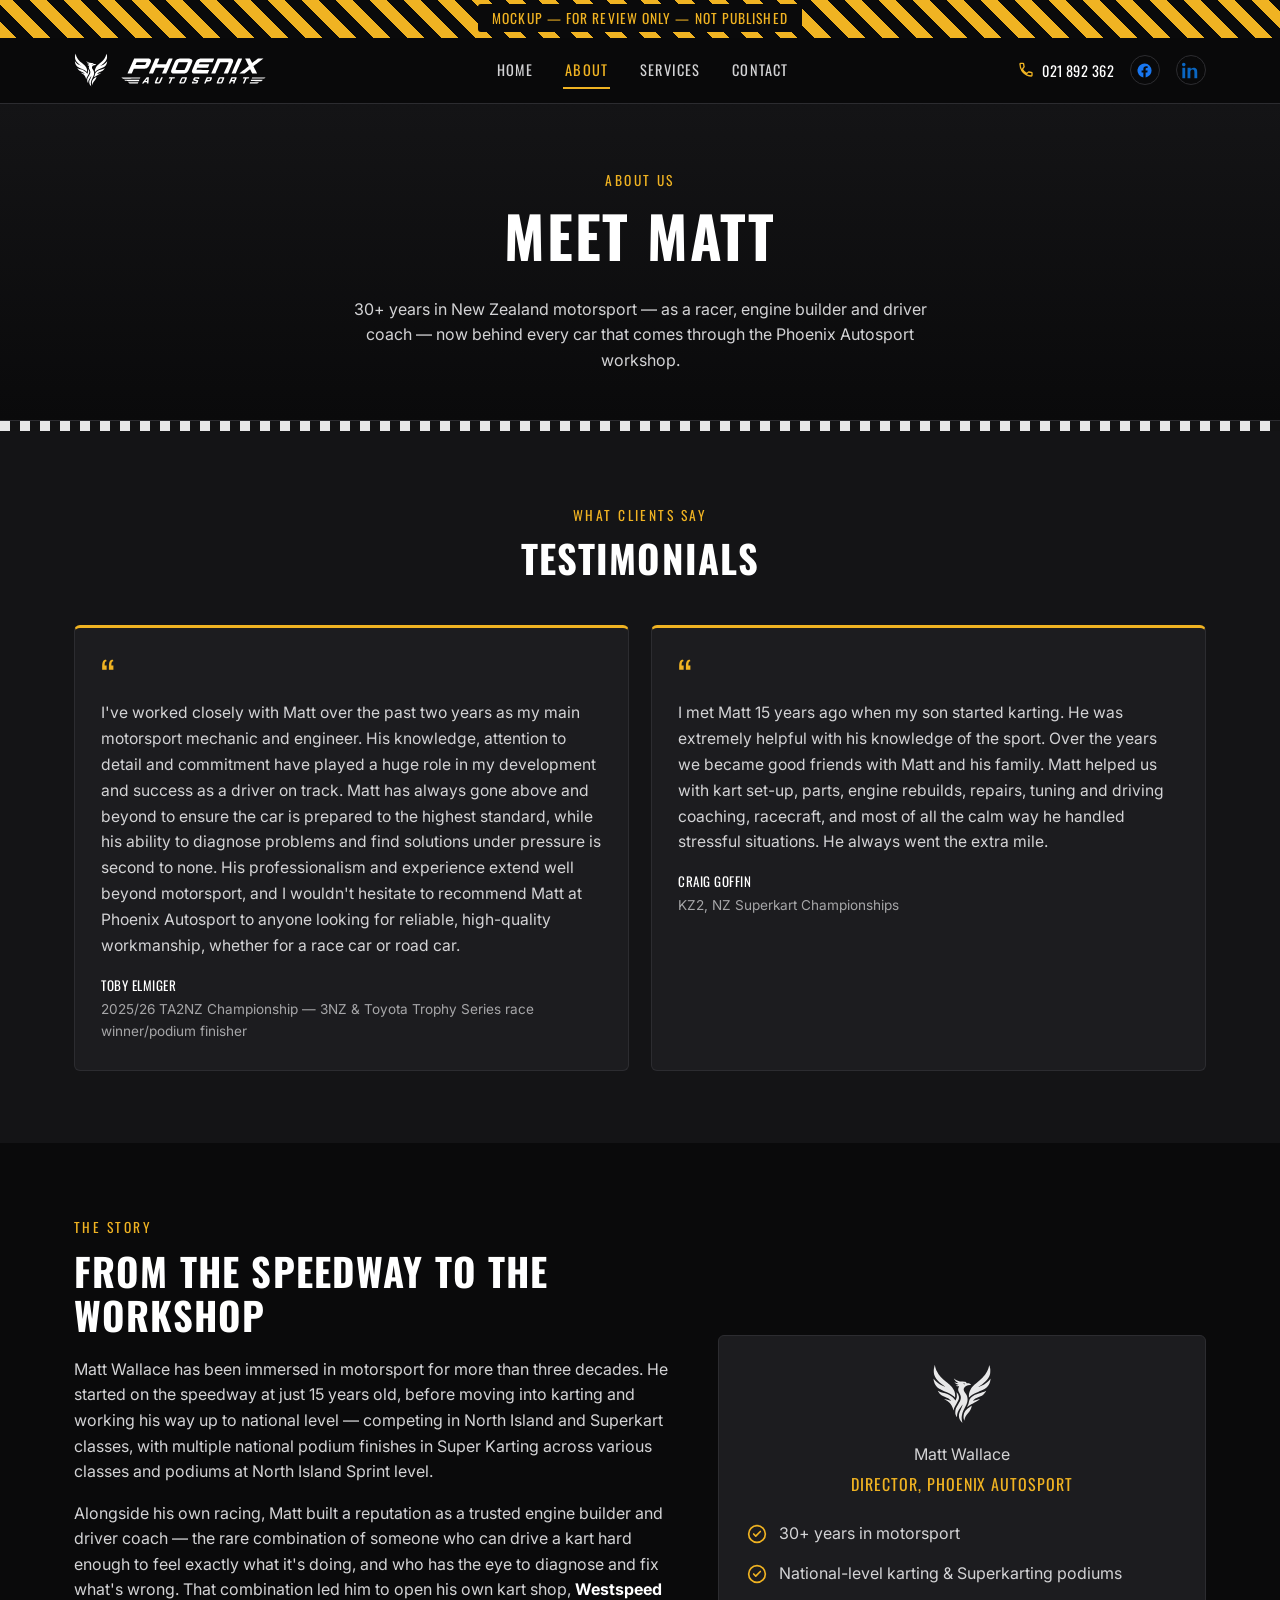
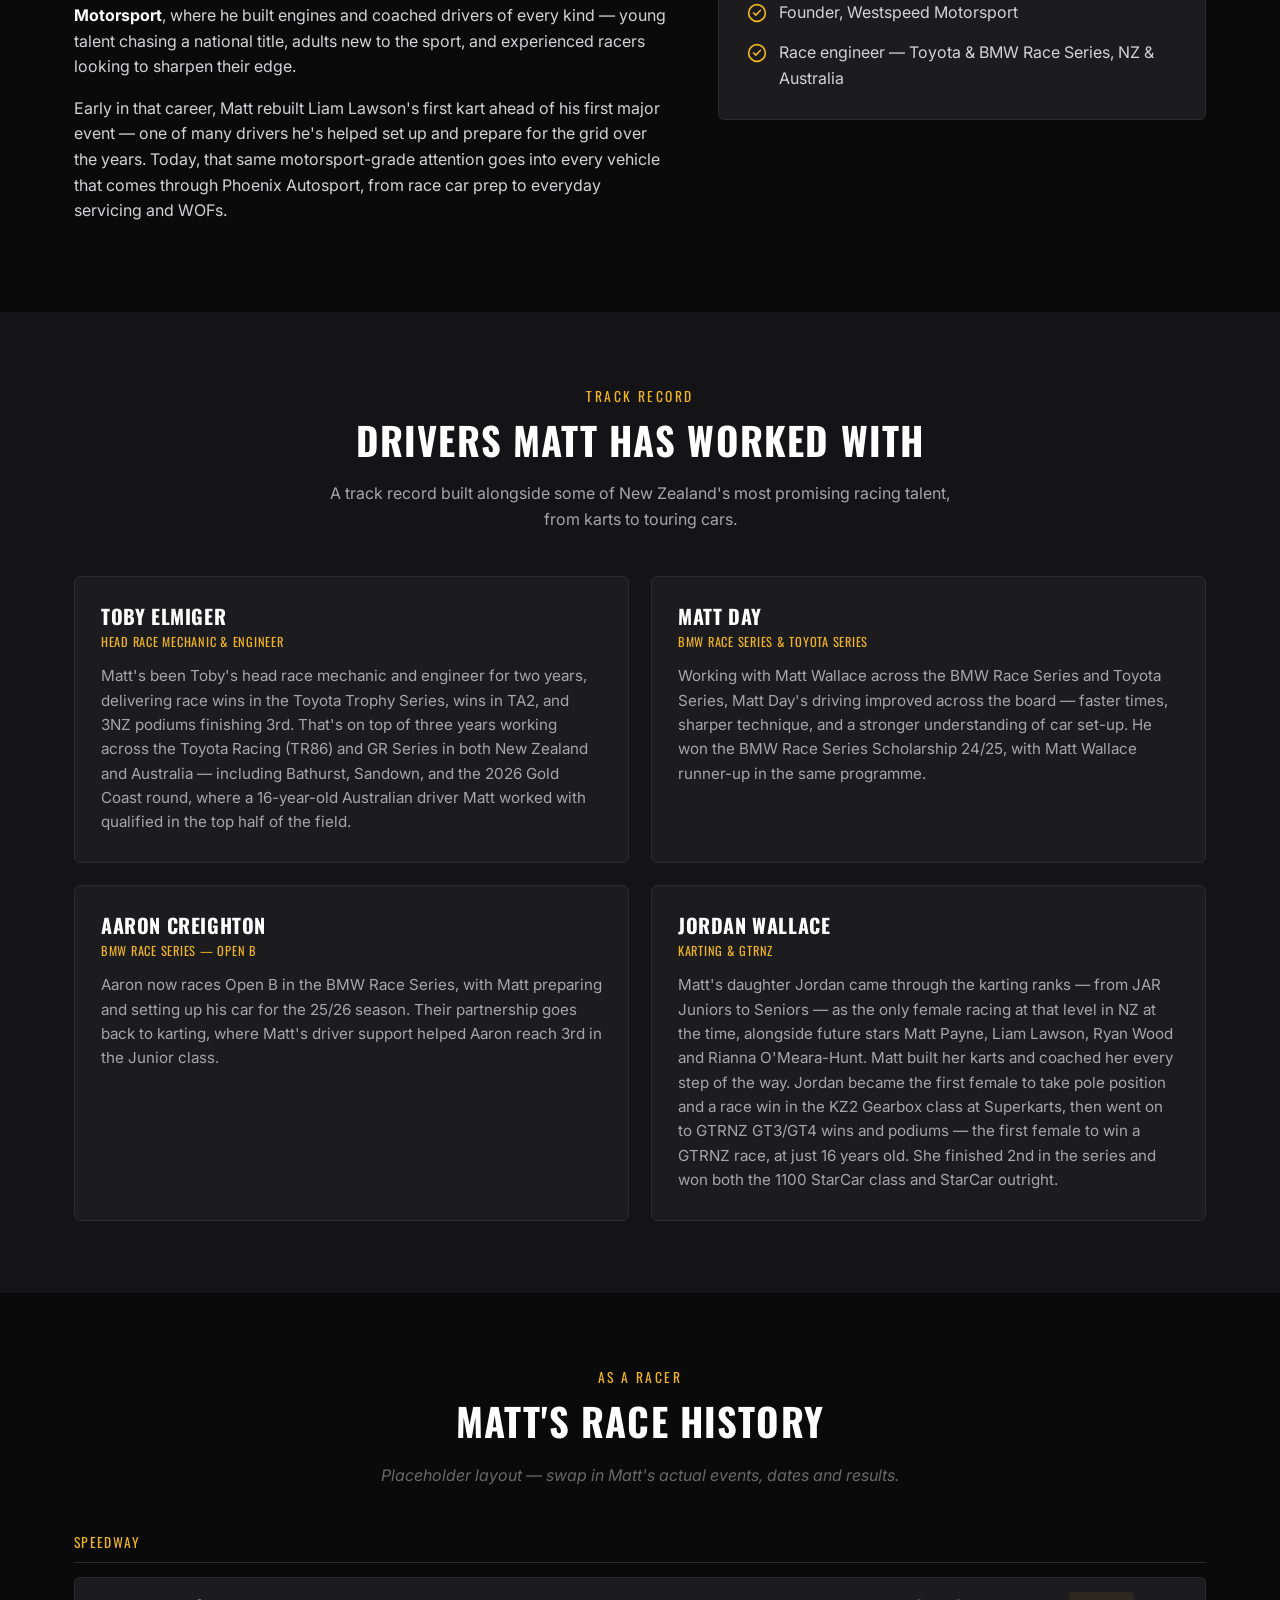
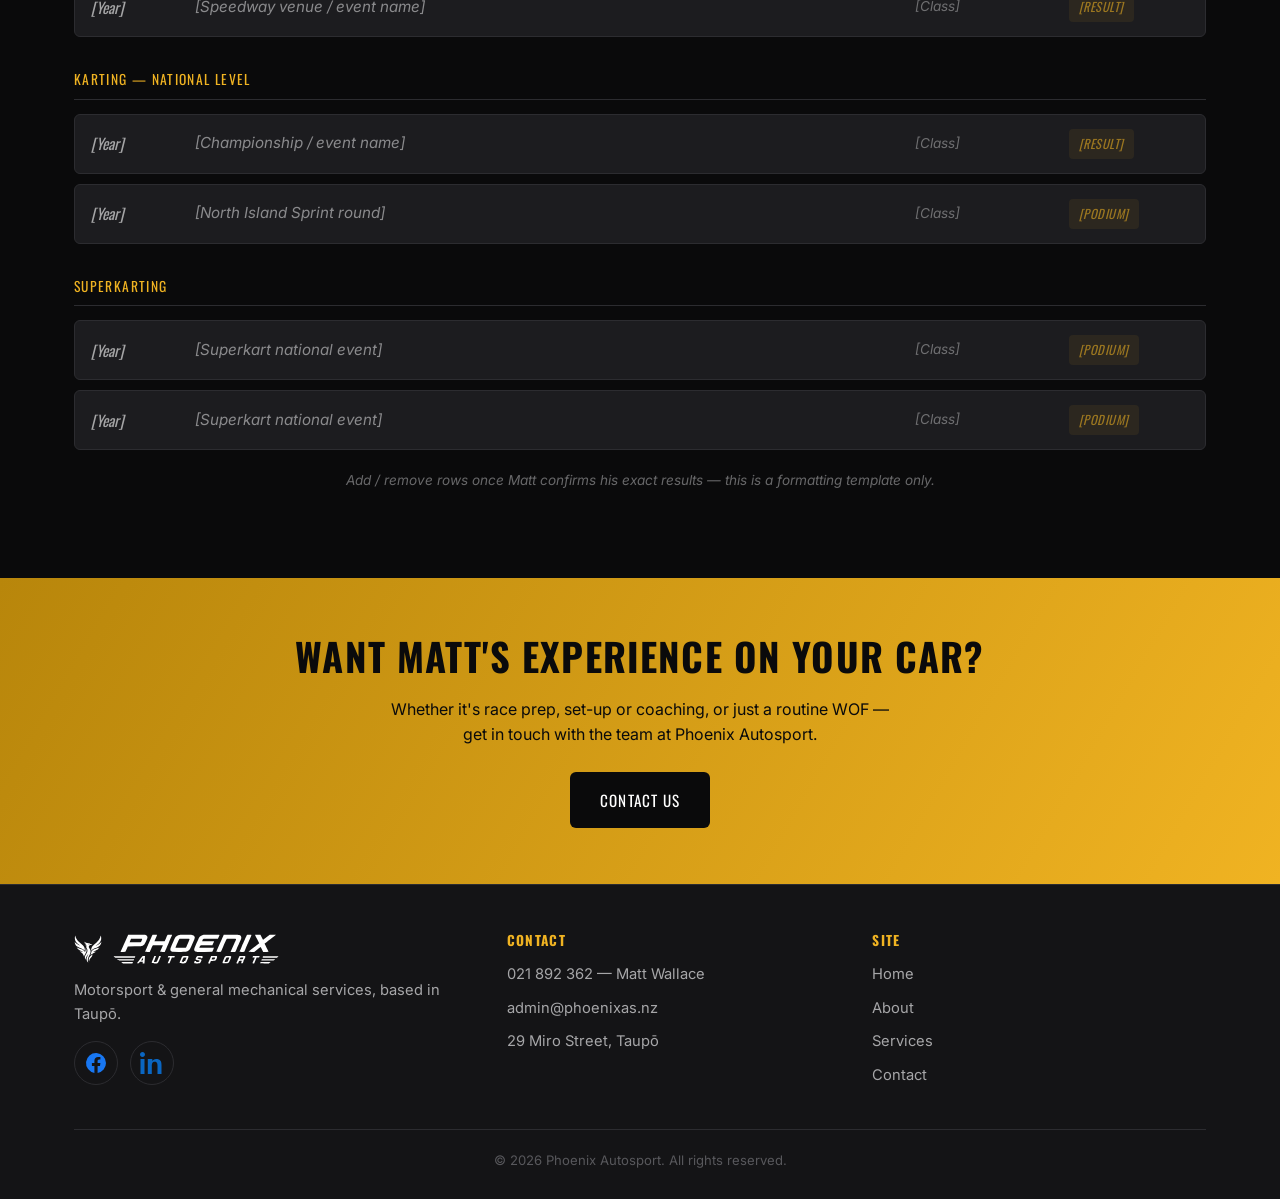
<file: about.html>
<!doctype html>
<html lang="en">
<head>
<meta charset="UTF-8">
<meta name="viewport" content="width=device-width, initial-scale=1.0">
<title>About Matt Wallace | Phoenix Autosport</title>
<meta name="description" content="30+ years in New Zealand motorsport — speedway, national-level karting and Superkarting, engine building and driver coaching. Meet Matt Wallace, Director of Phoenix Autosport, Taupō.">
<link rel="preconnect" href="https://fonts.googleapis.com">
<link rel="preconnect" href="https://fonts.gstatic.com" crossorigin>
<link href="https://fonts.googleapis.com/css2?family=Oswald:wght@500;600;700&amp;family=Inter:wght@400;500;600&amp;display=swap" rel="stylesheet">
<link rel="stylesheet" href="styles.css">
<style>
  /* ---- mockup-only styles (not part of the shared stylesheet) ---- */
  .mockup-banner {
    background: repeating-linear-gradient(45deg, #f0b322, #f0b322 12px, #0a0a0b 12px, #0a0a0b 24px);
    color: #0a0a0b; text-align: center; font-family: var(--font-head); text-transform: uppercase;
    letter-spacing: 0.08em; font-size: 0.85rem; padding: 8px;
  }
  .mockup-banner span { background: #0a0a0b; color: var(--gold); padding: 4px 14px; border-radius: 3px; }

  .era-label {
    font-family: var(--font-head); text-transform: uppercase; letter-spacing: 0.1em;
    color: var(--gold); font-size: 0.85rem; margin: 32px 0 14px; padding-bottom: 8px;
    border-bottom: 1px solid var(--panel-border);
  }
  .era-label:first-child { margin-top: 0; }
  .result-row {
    display: grid; grid-template-columns: 90px 1fr 140px 120px; gap: 14px; align-items: center;
    padding: 14px 16px; background: var(--panel); border: 1px solid var(--panel-border);
    border-radius: var(--radius); margin-bottom: 10px;
  }
  .result-row .year { font-family: var(--font-head); color: var(--white); font-size: 0.95rem; }
  .result-row .event { color: var(--grey-light); font-size: 0.95rem; }
  .result-row .class { color: var(--grey); font-size: 0.85rem; }
  .result-row .placement {
    justify-self: start; font-family: var(--font-head); text-transform: uppercase; font-size: 0.78rem;
    letter-spacing: 0.04em; color: var(--gold); background: rgba(240,179,34,0.12); padding: 5px 10px; border-radius: 4px;
  }
  @media (max-width: 700px) {
    .result-row { grid-template-columns: 1fr 1fr; grid-template-areas: "year placement" "event event" "class class"; }
    .result-row .year { grid-area: year; } .result-row .placement { grid-area: placement; justify-self: end; }
    .result-row .event { grid-area: event; } .result-row .class { grid-area: class; }
  }
  .ph { opacity: 0.6; font-style: italic; }

  .testimonial-grid { display: grid; grid-template-columns: repeat(2, 1fr); gap: 22px; }
  @media (max-width: 820px) { .testimonial-grid { grid-template-columns: 1fr; } }
  .testimonial-card {
    background: var(--panel); border: 1px solid var(--panel-border); border-top: 3px solid var(--gold);
    border-radius: var(--radius); padding: 28px 26px;
  }
  .testimonial-card .quote-mark { color: var(--gold); font-family: var(--font-head); font-size: 2.4rem; line-height: 1; margin-bottom: 6px; }
  .testimonial-card p.quote-text { color: var(--grey-light); font-size: 0.98rem; line-height: 1.65; margin-bottom: 16px; }
  .testimonial-card cite {
    display: block; font-style: normal; font-family: var(--font-head); text-transform: uppercase;
    letter-spacing: 0.04em; font-size: 0.82rem; color: var(--white);
  }
  .testimonial-card .cite-role { display: block; font-family: var(--font-body); text-transform: none; letter-spacing: normal; color: var(--grey); font-size: 0.85rem; margin-top: 3px; }
</style>
</head>
<body>
<div class="mockup-banner"><span>MOCKUP — For Review Only — Not Published</span></div>

<header class="site-header">
  <div class="nav-row">
    <a href="index.html" class="brand">
      <svg class="phoenix-mark" viewBox="0 0 664 675" aria-hidden="true"><g transform="translate(0,675) scale(0.1,-0.1)"><path d="M258 6625 c-3 -6 -20 -59 -37 -120 -52 -183 -73 -315 -78 -495 -21 -662 313 -1152 1187 -1739 158 -106 159 -107 75 -76 -480 180 -776 355 -1026 604 -102 103 -228 255 -242 293 -2 7 -8 10 -13 5 -12 -11 13 -187 45 -320 83 -334 277 -614 551 -796 120 -79 388 -211 595 -292 652 -254 962 -429 1162 -655 55 -62 58 -64 66 -42 5 13 9 97 9 188 1 337 -90 599 -311 895 -133 179 -285 320 -716 665 -486 390 -813 763 -1016 1163 -118 233 -174 396 -236 692 -5 22 -11 35 -15 30z"/><path d="M6356 6498 c-73 -317 -177 -559 -354 -829 -237 -360 -489 -617 -1041 -1063 -327 -264 -496 -435 -617 -622 -115 -178 -192 -366 -230 -559 -18 -93 -26 -437 -10 -453 4 -4 32 21 62 54 189 215 452 373 964 579 140 57 305 124 365 150 473 202 728 418 885 750 81 173 107 260 135 452 23 157 19 171 -27 101 -134 -203 -385 -430 -638 -580 -153 -91 -542 -269 -660 -303 -14 -4 43 39 125 95 739 504 1069 902 1172 1416 22 109 24 427 4 549 -21 130 -87 385 -100 385 -4 0 -19 -55 -35 -122z"/><path d="M2410 5110 c0 -18 39 -90 88 -163 76 -115 200 -217 360 -298 l77 -40 -105 5 c-106 5 -204 27 -294 66 -27 11 -51 19 -53 17 -2 -3 14 -27 36 -55 80 -101 239 -189 406 -225 49 -10 -185 -97 -262 -97 -49 0 -40 -16 24 -40 89 -33 152 -43 234 -37 l77 6 -38 -77 c-107 -212 -95 -415 37 -642 179 -305 218 -461 178 -701 -31 -185 -96 -327 -296 -644 -242 -383 -314 -577 -313 -850 1 -151 14 -228 60 -337 29 -72 114 -218 126 -218 4 0 8 42 8 94 0 305 117 594 411 1011 62 88 134 193 161 232 27 40 53 75 58 78 12 7 -24 -125 -64 -235 -33 -91 -51 -132 -166 -375 -146 -311 -185 -451 -185 -670 1 -229 63 -412 200 -590 62 -81 211 -230 201 -200 -4 11 -21 70 -36 130 -85 324 -79 643 17 940 50 154 201 497 242 549 23 30 204 393 234 471 192 492 148 872 -144 1260 -177 235 -215 375 -149 548 77 203 354 348 672 351 71 0 128 2 128 3 0 36 -78 126 -133 154 -57 30 -159 49 -262 49 l-90 0 -23 40 c-58 102 -160 138 -432 150 -450 22 -683 101 -957 325 -18 15 -33 21 -33 15z m1238 -576 c66 -29 66 -40 -3 -49 -70 -8 -106 -1 -175 38 -51 29 -53 32 -30 38 44 11 153 -2 208 -27z"/><path d="M641 3664 c191 -313 416 -492 789 -628 269 -98 441 -197 585 -338 43 -42 77 -79 74 -82 -2 -3 -67 13 -144 35 -160 45 -608 159 -627 159 -20 0 -2 -13 213 -148 296 -185 387 -258 504 -403 132 -163 252 -427 306 -671 7 -32 15 -58 19 -58 4 0 13 26 20 58 43 195 132 388 305 662 278 438 331 603 279 858 -30 145 -82 251 -184 373 -61 74 -89 97 -77 65 38 -98 52 -373 28 -516 -16 -88 -70 -249 -113 -334 -27 -54 -32 -59 -42 -43 -183 301 -393 486 -733 647 -152 72 -289 117 -668 220 -150 41 -290 89 -420 145 -72 31 -136 59 -143 62 -7 3 5 -25 29 -63z"/><path d="M5925 3680 c-99 -49 -347 -134 -540 -185 -284 -76 -457 -136 -600 -207 -398 -197 -636 -459 -680 -745 -27 -177 -86 -361 -177 -547 -27 -54 -47 -100 -45 -103 3 -2 51 31 108 75 103 78 305 207 429 274 36 20 115 61 175 93 207 109 310 167 433 246 137 87 316 219 308 226 -3 3 -53 -9 -113 -27 -84 -25 -514 -134 -652 -166 -60 -13 110 146 257 241 87 55 168 93 389 181 300 118 417 188 570 343 117 118 285 353 250 350 -6 0 -57 -23 -112 -49z"/><path d="M4249 1949 c-451 -284 -629 -498 -726 -878 -47 -185 -37 -419 28 -631 l22 -74 32 130 c72 290 150 431 411 740 210 248 315 442 375 689 21 88 23 115 11 115 -5 0 -73 -41 -153 -91z"/></g></svg>
      <span class="brand-text"><span class="sr-only">Phoenix Autosport</span><svg class="wordmark wordmark-nav" viewBox="0 0 1144 218" role="img" aria-label="Phoenix Autosport"><g transform="translate(0,218) scale(0.1,-0.1)"><path d="M930 1673 c-228 -509 -275 -614 -315 -701 -25 -53 -31 -74 -22 -78 7 -2 82 -3 166 -2 l153 3 82 185 83 185 464 5 c362 4 472 9 499 19 63 25 134 77 174 126 41 49 177 341 197 422 22 85 -25 171 -113 207 -32 14 -116 16 -616 16 l-579 0 -173 -387z m1126 94 c7 -19 -63 -179 -87 -199 -19 -16 -54 -18 -396 -18 -206 0 -373 3 -371 8 2 4 23 56 48 115 l45 107 378 0 c304 0 379 -3 383 -13z"/><path d="M2752 2047 c-6 -7 -75 -161 -153 -342 -78 -182 -157 -364 -175 -405 -18 -41 -64 -147 -103 -235 -38 -87 -67 -163 -65 -167 3 -4 75 -8 160 -8 l155 0 21 48 c104 238 172 388 179 393 5 3 162 6 350 8 l342 3 -6 -24 c-3 -13 -45 -110 -92 -217 -47 -107 -85 -198 -85 -203 0 -4 71 -8 158 -8 l159 0 18 43 c44 102 92 212 225 517 223 508 259 593 253 603 -5 8 -260 9 -298 0 -16 -3 -42 -53 -114 -224 l-94 -219 -349 0 -349 0 7 23 c4 12 18 47 31 77 88 197 143 333 138 341 -10 15 -300 12 -313 -4z"/><path d="M4596 2049 c-118 -17 -247 -100 -301 -193 -37 -64 -304 -692 -315 -742 -19 -82 12 -154 82 -195 l43 -24 430 -3 c560 -4 591 1 717 125 62 61 53 44 234 453 170 387 173 397 132 480 -28 55 -78 85 -168 99 -78 13 -767 13 -854 0z m683 -278 c11 -7 -10 -63 -104 -281 -65 -150 -126 -282 -136 -294 -17 -21 -24 -21 -357 -24 -267 -2 -341 0 -349 10 -8 9 6 50 49 148 33 74 86 198 119 275 33 77 70 148 82 157 20 16 54 18 352 18 182 0 336 -4 344 -9z"/><path d="M6201 2049 c-79 -13 -175 -64 -224 -119 -35 -39 -72 -115 -206 -421 -199 -455 -206 -489 -115 -568 55 -49 92 -52 657 -49 l518 3 60 135 c32 74 59 136 59 137 0 2 -222 3 -494 3 -299 0 -497 4 -501 9 -3 6 9 41 26 79 27 61 35 71 62 76 18 4 202 6 411 6 208 -1 383 3 387 7 10 11 109 239 109 252 0 8 -127 11 -405 11 -223 0 -405 2 -405 5 0 3 12 34 26 68 45 107 -12 97 553 97 l496 0 57 132 c31 73 54 136 52 140 -7 11 -1056 8 -1123 -3z"/><path d="M7591 2017 c-10 -23 -92 -208 -181 -412 -90 -203 -195 -444 -235 -535 -40 -91 -69 -168 -65 -173 3 -4 75 -6 159 -5 l152 3 55 125 c30 69 73 168 96 220 139 325 223 507 240 523 18 15 49 17 318 17 348 0 343 1 308 -78 -56 -130 -97 -222 -222 -501 -75 -167 -136 -305 -136 -307 0 -2 71 -4 159 -4 177 0 165 -5 200 80 13 30 34 79 47 108 92 202 299 674 310 706 29 81 12 175 -40 217 -62 52 -74 53 -629 56 l-518 2 -18 -42z"/><path d="M9194 2052 c-6 -4 -45 -86 -87 -182 -107 -250 -150 -349 -296 -675 -71 -159 -127 -293 -124 -297 8 -14 309 -9 321 5 5 6 21 39 35 72 14 33 43 101 64 150 22 50 122 276 222 504 138 314 179 416 169 422 -16 11 -289 11 -304 1z"/><path d="M9753 2054 c-9 -4 34 -97 132 -288 l145 -283 -197 -154 c-413 -321 -538 -421 -541 -430 -2 -5 80 -9 198 -9 l202 0 209 168 c116 92 215 168 222 170 8 2 46 -66 94 -168 l82 -170 185 0 c129 0 186 3 186 11 0 6 -63 132 -140 281 -77 148 -138 274 -135 278 6 10 171 137 699 540 l78 60 -214 0 -213 0 -224 -175 c-123 -96 -226 -175 -230 -175 -3 0 -45 78 -92 173 l-86 172 -174 2 c-96 1 -180 -1 -186 -3z"/><path d="M2058 583 c-21 -23 -137 -173 -213 -274 -11 -15 -48 -63 -82 -108 -35 -44 -63 -83 -63 -86 0 -3 28 -5 63 -4 l62 0 41 52 41 52 94 0 94 0 -3 -52 -4 -53 61 0 60 0 5 33 c3 17 10 109 16 202 6 94 13 191 17 218 l6 47 -85 0 c-79 0 -86 -2 -110 -27z m57 -178 c-8 -97 -9 -98 -84 -93 l-53 3 68 92 c38 50 70 90 72 88 2 -2 1 -43 -3 -90z"/><path d="M2820 458 c-35 -84 -73 -178 -86 -208 -53 -125 -35 -140 174 -140 223 0 214 -7 327 255 60 139 95 227 95 237 0 4 -26 8 -58 8 l-58 0 -39 -92 c-107 -254 -124 -291 -137 -299 -23 -15 -188 -11 -188 5 0 7 32 86 70 175 97 225 95 211 23 211 l-59 0 -64 -152z"/><path d="M3820 564 c-11 -25 -20 -47 -20 -49 0 -2 36 -5 79 -7 l80 -3 -84 -195 -84 -195 56 -3 c31 -2 59 1 63 5 4 4 44 94 88 198 l81 190 84 3 83 3 14 37 c7 20 15 43 17 50 4 9 -43 12 -216 12 l-222 0 -19 -46z"/><path d="M4815 592 c-44 -27 -46 -31 -124 -217 -87 -205 -90 -216 -62 -244 20 -20 32 -21 182 -21 235 0 219 -13 343 276 56 130 68 188 44 212 -8 8 -63 12 -182 12 -148 0 -175 -3 -201 -18z m257 -88 c7 -6 -85 -235 -108 -271 -13 -21 -22 -23 -114 -23 -55 0 -100 4 -100 9 0 13 110 264 122 279 11 12 188 18 200 6z"/><path d="M5782 585 c-36 -30 -96 -168 -88 -201 9 -34 48 -50 154 -64 118 -16 128 -23 105 -70 l-18 -35 -103 -3 -104 -3 7 31 7 30 -56 0 c-55 0 -56 -1 -71 -36 -21 -52 -20 -101 4 -114 26 -13 312 -13 348 1 46 17 70 47 103 130 51 125 46 131 -142 165 -88 16 -98 20 -98 39 0 43 29 55 128 55 l92 0 -6 -25 c-6 -24 -5 -25 50 -25 51 0 57 2 71 30 17 34 19 73 5 101 -10 18 -23 19 -185 19 -170 0 -174 -1 -203 -25z"/><path d="M6721 527 c-19 -45 -62 -147 -96 -227 -89 -208 -87 -190 -17 -190 l59 0 34 85 34 85 120 0 c134 0 182 10 213 42 29 32 94 186 94 226 0 61 -4 62 -216 62 l-191 -1 -34 -82z m303 -26 c7 -11 -29 -95 -48 -110 -9 -8 -46 -11 -105 -9 l-91 3 30 63 29 62 90 0 c49 0 92 -4 95 -9z"/><path d="M7745 598 c-26 -14 -75 -60 -75 -69 0 -5 -31 -82 -70 -173 -38 -91 -70 -177 -70 -191 0 -49 31 -57 214 -53 214 4 198 -8 299 222 78 177 92 231 67 261 -15 19 -331 22 -365 3z m239 -97 c7 -11 -101 -273 -117 -283 -22 -14 -197 -10 -197 5 0 21 110 271 123 279 17 11 185 10 191 -1z"/><path d="M8677 603 c-10 -17 -207 -481 -207 -487 0 -3 27 -6 59 -6 l59 0 33 84 34 85 83 3 c45 2 87 2 92 0 16 -6 12 -35 -15 -100 -14 -34 -25 -64 -25 -67 0 -3 26 -5 57 -3 l57 3 34 80 c18 44 32 91 30 106 -2 19 6 35 28 55 19 18 43 61 63 114 30 77 32 87 19 110 l-14 25 -191 3 c-105 1 -194 -1 -196 -5z m267 -102 c9 -14 -30 -97 -49 -105 -19 -7 -185 -8 -185 -1 0 2 11 29 24 60 l25 55 90 0 c49 0 92 -4 95 -9z"/><path d="M9597 583 c-37 -73 -37 -73 53 -73 96 0 97 25 -6 -211 -41 -94 -74 -175 -74 -180 0 -5 26 -9 58 -9 l57 0 84 200 85 200 82 0 83 0 21 46 c11 26 20 48 20 50 0 2 -101 4 -225 4 l-224 0 -14 -27z"/><path d="M120 580 c0 -5 3 -10 8 -10 4 0 30 -17 58 -38 l50 -38 565 2 c310 1 607 2 659 3 l96 1 14 38 c8 20 16 40 18 45 2 4 -327 7 -732 7 -484 0 -736 -3 -736 -10z"/><path d="M10275 554 c-8 -20 -15 -40 -15 -45 0 -11 -37 -11 508 -11 l463 0 47 38 c26 21 51 41 57 46 5 4 -228 8 -518 8 l-527 0 -15 -36z"/><path d="M360 369 c86 -74 38 -69 602 -69 l507 0 21 46 c11 26 20 48 20 50 0 2 -267 4 -592 4 l-593 -1 35 -30z"/><path d="M10192 358 c-11 -24 -17 -46 -15 -50 2 -3 189 -7 416 -8 l412 -1 57 43 c31 24 57 46 58 51 0 4 -205 7 -455 7 l-454 0 -19 -42z"/><path d="M630 206 c0 -3 27 -25 59 -50 l59 -46 320 0 319 0 21 50 21 50 -400 0 c-219 0 -399 -2 -399 -4z"/><path d="M10110 164 c-11 -25 -20 -48 -20 -50 0 -2 134 -4 297 -4 l298 0 62 43 c34 23 63 45 63 50 0 4 -153 7 -340 7 l-341 0 -19 -46z"/></g></svg></span>
    </a>
    <nav class="main-nav">
      <a href="index.html">Home</a>
      <a href="about.html" class="active">About</a>
      <a href="services.html">Services</a>
      <a href="contact.html">Contact</a>
    </nav>
    <div class="nav-contact">
      <a class="nav-phone" href="tel:0210892362" aria-label="Call Matt Wallace on 021 892 362">
        <svg viewBox="0 0 24 24"><path d="M6.6 10.8c1.4 2.8 3.8 5.1 6.6 6.6l2.2-2.2c.3-.3.7-.4 1-.2 1.1.4 2.3.6 3.6.6.6 0 1 .4 1 1V20c0 .6-.4 1-1 1C10.9 21 3 13.1 3 3c0-.6.4-1 1-1h3.5c.6 0 1 .4 1 1 0 1.2.2 2.4.6 3.6.1.4 0 .8-.3 1z"/></svg>
        021 892 362
      </a>
      <a class="social-icon small" href="https://www.facebook.com/profile.php?id=61592781913424" target="_blank" rel="noopener" aria-label="Phoenix Autosport on Facebook">
        <svg viewBox="0 0 24 24"><path d="M22 12a10 10 0 1 0-11.6 9.9v-7H7.9V12h2.5V9.8c0-2.5 1.5-3.9 3.8-3.9 1.1 0 2.2.2 2.2.2v2.4h-1.2c-1.2 0-1.6.8-1.6 1.6V12h2.8l-.4 2.9h-2.4v7A10 10 0 0 0 22 12z"/></svg>
      </a>
      <a class="social-icon small linkedin" href="https://www.linkedin.com/in/matt-wallace-419013b7/" target="_blank" rel="noopener" aria-label="Matt Wallace on LinkedIn">
        <svg viewBox="0 0 24 24"><path d="M4.98 3.5C4.98 4.88 3.87 6 2.5 6S0 4.88 0 3.5 1.11 1 2.48 1 4.98 2.12 4.98 3.5zM.5 8h4V23h-4V8zM8.5 8h3.8v2.05h.05c.53-1 1.83-2.05 3.77-2.05C20.5 8 21.5 10.5 21.5 14v9h-4v-8c0-1.9-.03-4.35-2.65-4.35-2.65 0-3.05 2.07-3.05 4.2v8.15h-4V8z"/></svg>
      </a>
    </div>
  </div>
</header>

<main>

  <section class="page-hero">
    <div class="container">
      <span class="eyebrow">About Us</span>
      <h1>Meet Matt</h1>
      <p class="lede">30+ years in New Zealand motorsport — as a racer, engine builder and driver coach — now behind every car that comes through the Phoenix Autosport workshop.</p>
    </div>
  </section>

  <div class="flag-strip"></div>

  <section class="bg-soft">
    <div class="container">
      <div class="section-head">
        <span class="eyebrow">What Clients Say</span>
        <h2>Testimonials</h2>
      </div>
      <div class="testimonial-grid">

        <div class="testimonial-card">
          <div class="quote-mark">&ldquo;</div>
          <p class="quote-text">I've worked closely with Matt over the past two years as my main motorsport mechanic and engineer. His knowledge, attention to detail and commitment have played a huge role in my development and success as a driver on track. Matt has always gone above and beyond to ensure the car is prepared to the highest standard, while his ability to diagnose problems and find solutions under pressure is second to none. His professionalism and experience extend well beyond motorsport, and I wouldn't hesitate to recommend Matt at Phoenix Autosport to anyone looking for reliable, high-quality workmanship, whether for a race car or road car.</p>
          <cite>Toby Elmiger<span class="cite-role">2025/26 TA2NZ Championship — 3NZ &amp; Toyota Trophy Series race winner/podium finisher</span></cite>
        </div>

        <div class="testimonial-card">
          <div class="quote-mark">&ldquo;</div>
          <p class="quote-text">I met Matt 15 years ago when my son started karting. He was extremely helpful with his knowledge of the sport. Over the years we became good friends with Matt and his family. Matt helped us with kart set-up, parts, engine rebuilds, repairs, tuning and driving coaching, racecraft, and most of all the calm way he handled stressful situations. He always went the extra mile.</p>
          <cite>Craig Goffin<span class="cite-role">KZ2, NZ Superkart Championships</span></cite>
        </div>

      </div>
    </div>
  </section>

  <section>
    <div class="container two-col">
      <div>
        <span class="eyebrow">The Story</span>
        <h2>From The Speedway To The Workshop</h2>
        <p style="color:var(--grey-light);">Matt Wallace has been immersed in motorsport for more than three decades. He started on the speedway at just 15 years old, before moving into karting and working his way up to national level — competing in North Island and Superkart classes, with multiple national podium finishes in Super Karting across various classes and podiums at North Island Sprint level.</p>
        <p style="color:var(--grey-light);">Alongside his own racing, Matt built a reputation as a trusted engine builder and driver coach — the rare combination of someone who can drive a kart hard enough to feel exactly what it's doing, and who has the eye to diagnose and fix what's wrong. That combination led him to open his own kart shop, <strong style="color:var(--white);">Westspeed Motorsport</strong>, where he built engines and coached drivers of every kind — young talent chasing a national title, adults new to the sport, and experienced racers looking to sharpen their edge.</p>
        <p style="color:var(--grey-light);">Early in that career, Matt rebuilt Liam Lawson's first kart ahead of his first major event — one of many drivers he's helped set up and prepare for the grid over the years. Today, that same motorsport-grade attention goes into every vehicle that comes through Phoenix Autosport, from race car prep to everyday servicing and WOFs.</p>
      </div>
      <div class="about-panel">
        <div class="about-panel-inner">
          <svg class="phoenix-mark" viewBox="0 0 664 675" aria-hidden="true"><g transform="translate(0,675) scale(0.1,-0.1)"><path d="M258 6625 c-3 -6 -20 -59 -37 -120 -52 -183 -73 -315 -78 -495 -21 -662 313 -1152 1187 -1739 158 -106 159 -107 75 -76 -480 180 -776 355 -1026 604 -102 103 -228 255 -242 293 -2 7 -8 10 -13 5 -12 -11 13 -187 45 -320 83 -334 277 -614 551 -796 120 -79 388 -211 595 -292 652 -254 962 -429 1162 -655 55 -62 58 -64 66 -42 5 13 9 97 9 188 1 337 -90 599 -311 895 -133 179 -285 320 -716 665 -486 390 -813 763 -1016 1163 -118 233 -174 396 -236 692 -5 22 -11 35 -15 30z"/><path d="M6356 6498 c-73 -317 -177 -559 -354 -829 -237 -360 -489 -617 -1041 -1063 -327 -264 -496 -435 -617 -622 -115 -178 -192 -366 -230 -559 -18 -93 -26 -437 -10 -453 4 -4 32 21 62 54 189 215 452 373 964 579 140 57 305 124 365 150 473 202 728 418 885 750 81 173 107 260 135 452 23 157 19 171 -27 101 -134 -203 -385 -430 -638 -580 -153 -91 -542 -269 -660 -303 -14 -4 43 39 125 95 739 504 1069 902 1172 1416 22 109 24 427 4 549 -21 130 -87 385 -100 385 -4 0 -19 -55 -35 -122z"/><path d="M2410 5110 c0 -18 39 -90 88 -163 76 -115 200 -217 360 -298 l77 -40 -105 5 c-106 5 -204 27 -294 66 -27 11 -51 19 -53 17 -2 -3 14 -27 36 -55 80 -101 239 -189 406 -225 49 -10 -185 -97 -262 -97 -49 0 -40 -16 24 -40 89 -33 152 -43 234 -37 l77 6 -38 -77 c-107 -212 -95 -415 37 -642 179 -305 218 -461 178 -701 -31 -185 -96 -327 -296 -644 -242 -383 -314 -577 -313 -850 1 -151 14 -228 60 -337 29 -72 114 -218 126 -218 4 0 8 42 8 94 0 305 117 594 411 1011 62 88 134 193 161 232 27 40 53 75 58 78 12 7 -24 -125 -64 -235 -33 -91 -51 -132 -166 -375 -146 -311 -185 -451 -185 -670 1 -229 63 -412 200 -590 62 -81 211 -230 201 -200 -4 11 -21 70 -36 130 -85 324 -79 643 17 940 50 154 201 497 242 549 23 30 204 393 234 471 192 492 148 872 -144 1260 -177 235 -215 375 -149 548 77 203 354 348 672 351 71 0 128 2 128 3 0 36 -78 126 -133 154 -57 30 -159 49 -262 49 l-90 0 -23 40 c-58 102 -160 138 -432 150 -450 22 -683 101 -957 325 -18 15 -33 21 -33 15z m1238 -576 c66 -29 66 -40 -3 -49 -70 -8 -106 -1 -175 38 -51 29 -53 32 -30 38 44 11 153 -2 208 -27z"/><path d="M641 3664 c191 -313 416 -492 789 -628 269 -98 441 -197 585 -338 43 -42 77 -79 74 -82 -2 -3 -67 13 -144 35 -160 45 -608 159 -627 159 -20 0 -2 -13 213 -148 296 -185 387 -258 504 -403 132 -163 252 -427 306 -671 7 -32 15 -58 19 -58 4 0 13 26 20 58 43 195 132 388 305 662 278 438 331 603 279 858 -30 145 -82 251 -184 373 -61 74 -89 97 -77 65 38 -98 52 -373 28 -516 -16 -88 -70 -249 -113 -334 -27 -54 -32 -59 -42 -43 -183 301 -393 486 -733 647 -152 72 -289 117 -668 220 -150 41 -290 89 -420 145 -72 31 -136 59 -143 62 -7 3 5 -25 29 -63z"/><path d="M5925 3680 c-99 -49 -347 -134 -540 -185 -284 -76 -457 -136 -600 -207 -398 -197 -636 -459 -680 -745 -27 -177 -86 -361 -177 -547 -27 -54 -47 -100 -45 -103 3 -2 51 31 108 75 103 78 305 207 429 274 36 20 115 61 175 93 207 109 310 167 433 246 137 87 316 219 308 226 -3 3 -53 -9 -113 -27 -84 -25 -514 -134 -652 -166 -60 -13 110 146 257 241 87 55 168 93 389 181 300 118 417 188 570 343 117 118 285 353 250 350 -6 0 -57 -23 -112 -49z"/><path d="M4249 1949 c-451 -284 -629 -498 -726 -878 -47 -185 -37 -419 28 -631 l22 -74 32 130 c72 290 150 431 411 740 210 248 315 442 375 689 21 88 23 115 11 115 -5 0 -73 -41 -153 -91z"/></g></svg>
          <p style="margin-bottom:2px;">Matt Wallace</p>
          <p class="founder" style="margin-bottom:16px;">Director, Phoenix Autosport</p>
          <ul class="stat-list" style="text-align:left;">
            <li><svg viewBox="0 0 24 24"><path d="M12 2a10 10 0 1 0 0 20 10 10 0 0 0 0-20z"/><path d="M8 12l2.5 2.5L16 9"/></svg> 30+ years in motorsport</li>
            <li><svg viewBox="0 0 24 24"><path d="M12 2a10 10 0 1 0 0 20 10 10 0 0 0 0-20z"/><path d="M8 12l2.5 2.5L16 9"/></svg> National-level karting &amp; Superkarting podiums</li>
            <li><svg viewBox="0 0 24 24"><path d="M12 2a10 10 0 1 0 0 20 10 10 0 0 0 0-20z"/><path d="M8 12l2.5 2.5L16 9"/></svg> Founder, Westspeed Motorsport</li>
            <li><svg viewBox="0 0 24 24"><path d="M12 2a10 10 0 1 0 0 20 10 10 0 0 0 0-20z"/><path d="M8 12l2.5 2.5L16 9"/></svg> Race engineer — Toyota &amp; BMW Race Series, NZ &amp; Australia</li>
          </ul>
        </div>
      </div>
    </div>
  </section>

  <section class="bg-soft">
    <div class="container">
      <div class="section-head">
        <span class="eyebrow">Track Record</span>
        <h2>Drivers Matt Has Worked With</h2>
        <p style="color:var(--grey);">A track record built alongside some of New Zealand's most promising racing talent, from karts to touring cars.</p>
      </div>
      <div class="people-grid">

        <div class="people-card">
          <h3>Toby Elmiger</h3>
          <span class="role">Head Race Mechanic &amp; Engineer</span>
          <p>Matt's been Toby's head race mechanic and engineer for two years, delivering race wins in the Toyota Trophy Series, wins in TA2, and 3NZ podiums finishing 3rd. That's on top of three years working across the Toyota Racing (TR86) and GR Series in both New Zealand and Australia — including Bathurst, Sandown, and the 2026 Gold Coast round, where a 16-year-old Australian driver Matt worked with qualified in the top half of the field.</p>
        </div>

        <div class="people-card">
          <h3>Matt Day</h3>
          <span class="role">BMW Race Series &amp; Toyota Series</span>
          <p>Working with Matt Wallace across the BMW Race Series and Toyota Series, Matt Day's driving improved across the board — faster times, sharper technique, and a stronger understanding of car set-up. He won the BMW Race Series Scholarship 24/25, with Matt Wallace runner-up in the same programme.</p>
        </div>

        <div class="people-card">
          <h3>Aaron Creighton</h3>
          <span class="role">BMW Race Series — Open B</span>
          <p>Aaron now races Open B in the BMW Race Series, with Matt preparing and setting up his car for the 25/26 season. Their partnership goes back to karting, where Matt's driver support helped Aaron reach 3rd in the Junior class.</p>
        </div>

        <div class="people-card">
          <h3>Jordan Wallace</h3>
          <span class="role">Karting &amp; GTRNZ</span>
          <p>Matt's daughter Jordan came through the karting ranks — from JAR Juniors to Seniors — as the only female racing at that level in NZ at the time, alongside future stars Matt Payne, Liam Lawson, Ryan Wood and Rianna O'Meara-Hunt. Matt built her karts and coached her every step of the way. Jordan became the first female to take pole position and a race win in the KZ2 Gearbox class at Superkarts, then went on to GTRNZ GT3/GT4 wins and podiums — the first female to win a GTRNZ race, at just 16 years old. She finished 2nd in the series and won both the 1100 StarCar class and StarCar outright.</p>
        </div>

      </div>
    </div>
  </section>

  <!-- ============ NEW: Matt's own driving/race history — placeholder summary ============ -->
  <section>
    <div class="container">
      <div class="section-head">
        <span class="eyebrow">As A Racer</span>
        <h2>Matt's Race History</h2>
        <p style="color:var(--grey);" class="ph">Placeholder layout — swap in Matt's actual events, dates and results.</p>
      </div>

      <div class="era-label">Speedway</div>
      <div class="result-row">
        <div class="year ph">[Year]</div>
        <div class="event ph">[Speedway venue / event name]</div>
        <div class="class ph">[Class]</div>
        <div class="placement ph">[Result]</div>
      </div>

      <div class="era-label">Karting — National Level</div>
      <div class="result-row">
        <div class="year ph">[Year]</div>
        <div class="event ph">[Championship / event name]</div>
        <div class="class ph">[Class]</div>
        <div class="placement ph">[Result]</div>
      </div>
      <div class="result-row">
        <div class="year ph">[Year]</div>
        <div class="event ph">[North Island Sprint round]</div>
        <div class="class ph">[Class]</div>
        <div class="placement ph">[Podium]</div>
      </div>

      <div class="era-label">Superkarting</div>
      <div class="result-row">
        <div class="year ph">[Year]</div>
        <div class="event ph">[Superkart national event]</div>
        <div class="class ph">[Class]</div>
        <div class="placement ph">[Podium]</div>
      </div>
      <div class="result-row">
        <div class="year ph">[Year]</div>
        <div class="event ph">[Superkart national event]</div>
        <div class="class ph">[Class]</div>
        <div class="placement ph">[Podium]</div>
      </div>

      <p style="text-align:center;color:var(--grey);font-size:0.85rem;margin-top:20px;" class="ph">Add / remove rows once Matt confirms his exact results — this is a formatting template only.</p>
    </div>
  </section>

  <section class="cta-band">
    <div class="container">
      <h2>Want Matt's experience on your car?</h2>
      <p style="max-width:520px;margin:0 auto 24px;">Whether it's race prep, set-up or coaching, or just a routine WOF — get in touch with the team at Phoenix Autosport.</p>
      <a href="contact.html" class="btn btn-primary">Contact Us</a>
    </div>
  </section>

</main>

<footer class="site-footer">
  <div class="container">
    <div class="footer-grid">
      <div>
        <div class="footer-brand">
          <svg class="phoenix-mark" viewBox="0 0 664 675" aria-hidden="true"><g transform="translate(0,675) scale(0.1,-0.1)"><path d="M258 6625 c-3 -6 -20 -59 -37 -120 -52 -183 -73 -315 -78 -495 -21 -662 313 -1152 1187 -1739 158 -106 159 -107 75 -76 -480 180 -776 355 -1026 604 -102 103 -228 255 -242 293 -2 7 -8 10 -13 5 -12 -11 13 -187 45 -320 83 -334 277 -614 551 -796 120 -79 388 -211 595 -292 652 -254 962 -429 1162 -655 55 -62 58 -64 66 -42 5 13 9 97 9 188 1 337 -90 599 -311 895 -133 179 -285 320 -716 665 -486 390 -813 763 -1016 1163 -118 233 -174 396 -236 692 -5 22 -11 35 -15 30z"/><path d="M6356 6498 c-73 -317 -177 -559 -354 -829 -237 -360 -489 -617 -1041 -1063 -327 -264 -496 -435 -617 -622 -115 -178 -192 -366 -230 -559 -18 -93 -26 -437 -10 -453 4 -4 32 21 62 54 189 215 452 373 964 579 140 57 305 124 365 150 473 202 728 418 885 750 81 173 107 260 135 452 23 157 19 171 -27 101 -134 -203 -385 -430 -638 -580 -153 -91 -542 -269 -660 -303 -14 -4 43 39 125 95 739 504 1069 902 1172 1416 22 109 24 427 4 549 -21 130 -87 385 -100 385 -4 0 -19 -55 -35 -122z"/><path d="M2410 5110 c0 -18 39 -90 88 -163 76 -115 200 -217 360 -298 l77 -40 -105 5 c-106 5 -204 27 -294 66 -27 11 -51 19 -53 17 -2 -3 14 -27 36 -55 80 -101 239 -189 406 -225 49 -10 -185 -97 -262 -97 -49 0 -40 -16 24 -40 89 -33 152 -43 234 -37 l77 6 -38 -77 c-107 -212 -95 -415 37 -642 179 -305 218 -461 178 -701 -31 -185 -96 -327 -296 -644 -242 -383 -314 -577 -313 -850 1 -151 14 -228 60 -337 29 -72 114 -218 126 -218 4 0 8 42 8 94 0 305 117 594 411 1011 62 88 134 193 161 232 27 40 53 75 58 78 12 7 -24 -125 -64 -235 -33 -91 -51 -132 -166 -375 -146 -311 -185 -451 -185 -670 1 -229 63 -412 200 -590 62 -81 211 -230 201 -200 -4 11 -21 70 -36 130 -85 324 -79 643 17 940 50 154 201 497 242 549 23 30 204 393 234 471 192 492 148 872 -144 1260 -177 235 -215 375 -149 548 77 203 354 348 672 351 71 0 128 2 128 3 0 36 -78 126 -133 154 -57 30 -159 49 -262 49 l-90 0 -23 40 c-58 102 -160 138 -432 150 -450 22 -683 101 -957 325 -18 15 -33 21 -33 15z m1238 -576 c66 -29 66 -40 -3 -49 -70 -8 -106 -1 -175 38 -51 29 -53 32 -30 38 44 11 153 -2 208 -27z"/><path d="M641 3664 c191 -313 416 -492 789 -628 269 -98 441 -197 585 -338 43 -42 77 -79 74 -82 -2 -3 -67 13 -144 35 -160 45 -608 159 -627 159 -20 0 -2 -13 213 -148 296 -185 387 -258 504 -403 132 -163 252 -427 306 -671 7 -32 15 -58 19 -58 4 0 13 26 20 58 43 195 132 388 305 662 278 438 331 603 279 858 -30 145 -82 251 -184 373 -61 74 -89 97 -77 65 38 -98 52 -373 28 -516 -16 -88 -70 -249 -113 -334 -27 -54 -32 -59 -42 -43 -183 301 -393 486 -733 647 -152 72 -289 117 -668 220 -150 41 -290 89 -420 145 -72 31 -136 59 -143 62 -7 3 5 -25 29 -63z"/><path d="M5925 3680 c-99 -49 -347 -134 -540 -185 -284 -76 -457 -136 -600 -207 -398 -197 -636 -459 -680 -745 -27 -177 -86 -361 -177 -547 -27 -54 -47 -100 -45 -103 3 -2 51 31 108 75 103 78 305 207 429 274 36 20 115 61 175 93 207 109 310 167 433 246 137 87 316 219 308 226 -3 3 -53 -9 -113 -27 -84 -25 -514 -134 -652 -166 -60 -13 110 146 257 241 87 55 168 93 389 181 300 118 417 188 570 343 117 118 285 353 250 350 -6 0 -57 -23 -112 -49z"/><path d="M4249 1949 c-451 -284 -629 -498 -726 -878 -47 -185 -37 -419 28 -631 l22 -74 32 130 c72 290 150 431 411 740 210 248 315 442 375 689 21 88 23 115 11 115 -5 0 -73 -41 -153 -91z"/></g></svg>
          <span class="sr-only">Phoenix Autosport</span><svg class="wordmark wordmark-footer" viewBox="0 0 1144 218" role="img" aria-label="Phoenix Autosport"><g transform="translate(0,218) scale(0.1,-0.1)"><path d="M930 1673 c-228 -509 -275 -614 -315 -701 -25 -53 -31 -74 -22 -78 7 -2 82 -3 166 -2 l153 3 82 185 83 185 464 5 c362 4 472 9 499 19 63 25 134 77 174 126 41 49 177 341 197 422 22 85 -25 171 -113 207 -32 14 -116 16 -616 16 l-579 0 -173 -387z m1126 94 c7 -19 -63 -179 -87 -199 -19 -16 -54 -18 -396 -18 -206 0 -373 3 -371 8 2 4 23 56 48 115 l45 107 378 0 c304 0 379 -3 383 -13z"/><path d="M2752 2047 c-6 -7 -75 -161 -153 -342 -78 -182 -157 -364 -175 -405 -18 -41 -64 -147 -103 -235 -38 -87 -67 -163 -65 -167 3 -4 75 -8 160 -8 l155 0 21 48 c104 238 172 388 179 393 5 3 162 6 350 8 l342 3 -6 -24 c-3 -13 -45 -110 -92 -217 -47 -107 -85 -198 -85 -203 0 -4 71 -8 158 -8 l159 0 18 43 c44 102 92 212 225 517 223 508 259 593 253 603 -5 8 -260 9 -298 0 -16 -3 -42 -53 -114 -224 l-94 -219 -349 0 -349 0 7 23 c4 12 18 47 31 77 88 197 143 333 138 341 -10 15 -300 12 -313 -4z"/><path d="M4596 2049 c-118 -17 -247 -100 -301 -193 -37 -64 -304 -692 -315 -742 -19 -82 12 -154 82 -195 l43 -24 430 -3 c560 -4 591 1 717 125 62 61 53 44 234 453 170 387 173 397 132 480 -28 55 -78 85 -168 99 -78 13 -767 13 -854 0z m683 -278 c11 -7 -10 -63 -104 -281 -65 -150 -126 -282 -136 -294 -17 -21 -24 -21 -357 -24 -267 -2 -341 0 -349 10 -8 9 6 50 49 148 33 74 86 198 119 275 33 77 70 148 82 157 20 16 54 18 352 18 182 0 336 -4 344 -9z"/><path d="M6201 2049 c-79 -13 -175 -64 -224 -119 -35 -39 -72 -115 -206 -421 -199 -455 -206 -489 -115 -568 55 -49 92 -52 657 -49 l518 3 60 135 c32 74 59 136 59 137 0 2 -222 3 -494 3 -299 0 -497 4 -501 9 -3 6 9 41 26 79 27 61 35 71 62 76 18 4 202 6 411 6 208 -1 383 3 387 7 10 11 109 239 109 252 0 8 -127 11 -405 11 -223 0 -405 2 -405 5 0 3 12 34 26 68 45 107 -12 97 553 97 l496 0 57 132 c31 73 54 136 52 140 -7 11 -1056 8 -1123 -3z"/><path d="M7591 2017 c-10 -23 -92 -208 -181 -412 -90 -203 -195 -444 -235 -535 -40 -91 -69 -168 -65 -173 3 -4 75 -6 159 -5 l152 3 55 125 c30 69 73 168 96 220 139 325 223 507 240 523 18 15 49 17 318 17 348 0 343 1 308 -78 -56 -130 -97 -222 -222 -501 -75 -167 -136 -305 -136 -307 0 -2 71 -4 159 -4 177 0 165 -5 200 80 13 30 34 79 47 108 92 202 299 674 310 706 29 81 12 175 -40 217 -62 52 -74 53 -629 56 l-518 2 -18 -42z"/><path d="M9194 2052 c-6 -4 -45 -86 -87 -182 -107 -250 -150 -349 -296 -675 -71 -159 -127 -293 -124 -297 8 -14 309 -9 321 5 5 6 21 39 35 72 14 33 43 101 64 150 22 50 122 276 222 504 138 314 179 416 169 422 -16 11 -289 11 -304 1z"/><path d="M9753 2054 c-9 -4 34 -97 132 -288 l145 -283 -197 -154 c-413 -321 -538 -421 -541 -430 -2 -5 80 -9 198 -9 l202 0 209 168 c116 92 215 168 222 170 8 2 46 -66 94 -168 l82 -170 185 0 c129 0 186 3 186 11 0 6 -63 132 -140 281 -77 148 -138 274 -135 278 6 10 171 137 699 540 l78 60 -214 0 -213 0 -224 -175 c-123 -96 -226 -175 -230 -175 -3 0 -45 78 -92 173 l-86 172 -174 2 c-96 1 -180 -1 -186 -3z"/><path d="M2058 583 c-21 -23 -137 -173 -213 -274 -11 -15 -48 -63 -82 -108 -35 -44 -63 -83 -63 -86 0 -3 28 -5 63 -4 l62 0 41 52 41 52 94 0 94 0 -3 -52 -4 -53 61 0 60 0 5 33 c3 17 10 109 16 202 6 94 13 191 17 218 l6 47 -85 0 c-79 0 -86 -2 -110 -27z m57 -178 c-8 -97 -9 -98 -84 -93 l-53 3 68 92 c38 50 70 90 72 88 2 -2 1 -43 -3 -90z"/><path d="M2820 458 c-35 -84 -73 -178 -86 -208 -53 -125 -35 -140 174 -140 223 0 214 -7 327 255 60 139 95 227 95 237 0 4 -26 8 -58 8 l-58 0 -39 -92 c-107 -254 -124 -291 -137 -299 -23 -15 -188 -11 -188 5 0 7 32 86 70 175 97 225 95 211 23 211 l-59 0 -64 -152z"/><path d="M3820 564 c-11 -25 -20 -47 -20 -49 0 -2 36 -5 79 -7 l80 -3 -84 -195 -84 -195 56 -3 c31 -2 59 1 63 5 4 4 44 94 88 198 l81 190 84 3 83 3 14 37 c7 20 15 43 17 50 4 9 -43 12 -216 12 l-222 0 -19 -46z"/><path d="M4815 592 c-44 -27 -46 -31 -124 -217 -87 -205 -90 -216 -62 -244 20 -20 32 -21 182 -21 235 0 219 -13 343 276 56 130 68 188 44 212 -8 8 -63 12 -182 12 -148 0 -175 -3 -201 -18z m257 -88 c7 -6 -85 -235 -108 -271 -13 -21 -22 -23 -114 -23 -55 0 -100 4 -100 9 0 13 110 264 122 279 11 12 188 18 200 6z"/><path d="M5782 585 c-36 -30 -96 -168 -88 -201 9 -34 48 -50 154 -64 118 -16 128 -23 105 -70 l-18 -35 -103 -3 -104 -3 7 31 7 30 -56 0 c-55 0 -56 -1 -71 -36 -21 -52 -20 -101 4 -114 26 -13 312 -13 348 1 46 17 70 47 103 130 51 125 46 131 -142 165 -88 16 -98 20 -98 39 0 43 29 55 128 55 l92 0 -6 -25 c-6 -24 -5 -25 50 -25 51 0 57 2 71 30 17 34 19 73 5 101 -10 18 -23 19 -185 19 -170 0 -174 -1 -203 -25z"/><path d="M6721 527 c-19 -45 -62 -147 -96 -227 -89 -208 -87 -190 -17 -190 l59 0 34 85 34 85 120 0 c134 0 182 10 213 42 29 32 94 186 94 226 0 61 -4 62 -216 62 l-191 -1 -34 -82z m303 -26 c7 -11 -29 -95 -48 -110 -9 -8 -46 -11 -105 -9 l-91 3 30 63 29 62 90 0 c49 0 92 -4 95 -9z"/><path d="M7745 598 c-26 -14 -75 -60 -75 -69 0 -5 -31 -82 -70 -173 -38 -91 -70 -177 -70 -191 0 -49 31 -57 214 -53 214 4 198 -8 299 222 78 177 92 231 67 261 -15 19 -331 22 -365 3z m239 -97 c7 -11 -101 -273 -117 -283 -22 -14 -197 -10 -197 5 0 21 110 271 123 279 17 11 185 10 191 -1z"/><path d="M8677 603 c-10 -17 -207 -481 -207 -487 0 -3 27 -6 59 -6 l59 0 33 84 34 85 83 3 c45 2 87 2 92 0 16 -6 12 -35 -15 -100 -14 -34 -25 -64 -25 -67 0 -3 26 -5 57 -3 l57 3 34 80 c18 44 32 91 30 106 -2 19 6 35 28 55 19 18 43 61 63 114 30 77 32 87 19 110 l-14 25 -191 3 c-105 1 -194 -1 -196 -5z m267 -102 c9 -14 -30 -97 -49 -105 -19 -7 -185 -8 -185 -1 0 2 11 29 24 60 l25 55 90 0 c49 0 92 -4 95 -9z"/><path d="M9597 583 c-37 -73 -37 -73 53 -73 96 0 97 25 -6 -211 -41 -94 -74 -175 -74 -180 0 -5 26 -9 58 -9 l57 0 84 200 85 200 82 0 83 0 21 46 c11 26 20 48 20 50 0 2 -101 4 -225 4 l-224 0 -14 -27z"/><path d="M120 580 c0 -5 3 -10 8 -10 4 0 30 -17 58 -38 l50 -38 565 2 c310 1 607 2 659 3 l96 1 14 38 c8 20 16 40 18 45 2 4 -327 7 -732 7 -484 0 -736 -3 -736 -10z"/><path d="M10275 554 c-8 -20 -15 -40 -15 -45 0 -11 -37 -11 508 -11 l463 0 47 38 c26 21 51 41 57 46 5 4 -228 8 -518 8 l-527 0 -15 -36z"/><path d="M360 369 c86 -74 38 -69 602 -69 l507 0 21 46 c11 26 20 48 20 50 0 2 -267 4 -592 4 l-593 -1 35 -30z"/><path d="M10192 358 c-11 -24 -17 -46 -15 -50 2 -3 189 -7 416 -8 l412 -1 57 43 c31 24 57 46 58 51 0 4 -205 7 -455 7 l-454 0 -19 -42z"/><path d="M630 206 c0 -3 27 -25 59 -50 l59 -46 320 0 319 0 21 50 21 50 -400 0 c-219 0 -399 -2 -399 -4z"/><path d="M10110 164 c-11 -25 -20 -48 -20 -50 0 -2 134 -4 297 -4 l298 0 62 43 c34 23 63 45 63 50 0 4 -153 7 -340 7 l-341 0 -19 -46z"/></g></svg>
        </div>
        <p style="color:var(--grey);font-size:0.92rem;">Motorsport &amp; general mechanical services, based in Taupō.</p>
        <div class="social-row">
          <a class="social-icon" href="https://www.facebook.com/profile.php?id=61592781913424" target="_blank" rel="noopener" aria-label="Phoenix Autosport on Facebook">
            <svg viewBox="0 0 24 24"><path d="M22 12a10 10 0 1 0-11.6 9.9v-7H7.9V12h2.5V9.8c0-2.5 1.5-3.9 3.8-3.9 1.1 0 2.2.2 2.2.2v2.4h-1.2c-1.2 0-1.6.8-1.6 1.6V12h2.8l-.4 2.9h-2.4v7A10 10 0 0 0 22 12z"/></svg>
          </a>
          <a class="social-icon linkedin" href="https://www.linkedin.com/in/matt-wallace-419013b7/" target="_blank" rel="noopener" aria-label="Matt Wallace on LinkedIn">
            <svg viewBox="0 0 24 24"><path d="M4.98 3.5C4.98 4.88 3.87 6 2.5 6S0 4.88 0 3.5 1.11 1 2.48 1 4.98 2.12 4.98 3.5zM.5 8h4V23h-4V8zM8.5 8h3.8v2.05h.05c.53-1 1.83-2.05 3.77-2.05C20.5 8 21.5 10.5 21.5 14v9h-4v-8c0-1.9-.03-4.35-2.65-4.35-2.65 0-3.05 2.07-3.05 4.2v8.15h-4V8z"/></svg>
          </a>
        </div>
      </div>
      <div class="footer-col">
        <h4>Contact</h4>
        <a href="tel:0210892362">021 892 362 — Matt Wallace</a>
        <a href="mailto:admin@phoenixas.nz">admin@phoenixas.nz</a>
        <p>29 Miro Street, Taupō</p>
      </div>
      <div class="footer-col">
        <h4>Site</h4>
        <a href="index.html">Home</a>
        <a href="about.html">About</a>
        <a href="services.html">Services</a>
        <a href="contact.html">Contact</a>
      </div>
    </div>
    <div class="footer-bottom">&copy; <span id="year"></span> Phoenix Autosport. All rights reserved.</div>
  </div>
</footer>

<script>document.getElementById('year').textContent = new Date().getFullYear();</script>
</body>
</html>
</file>
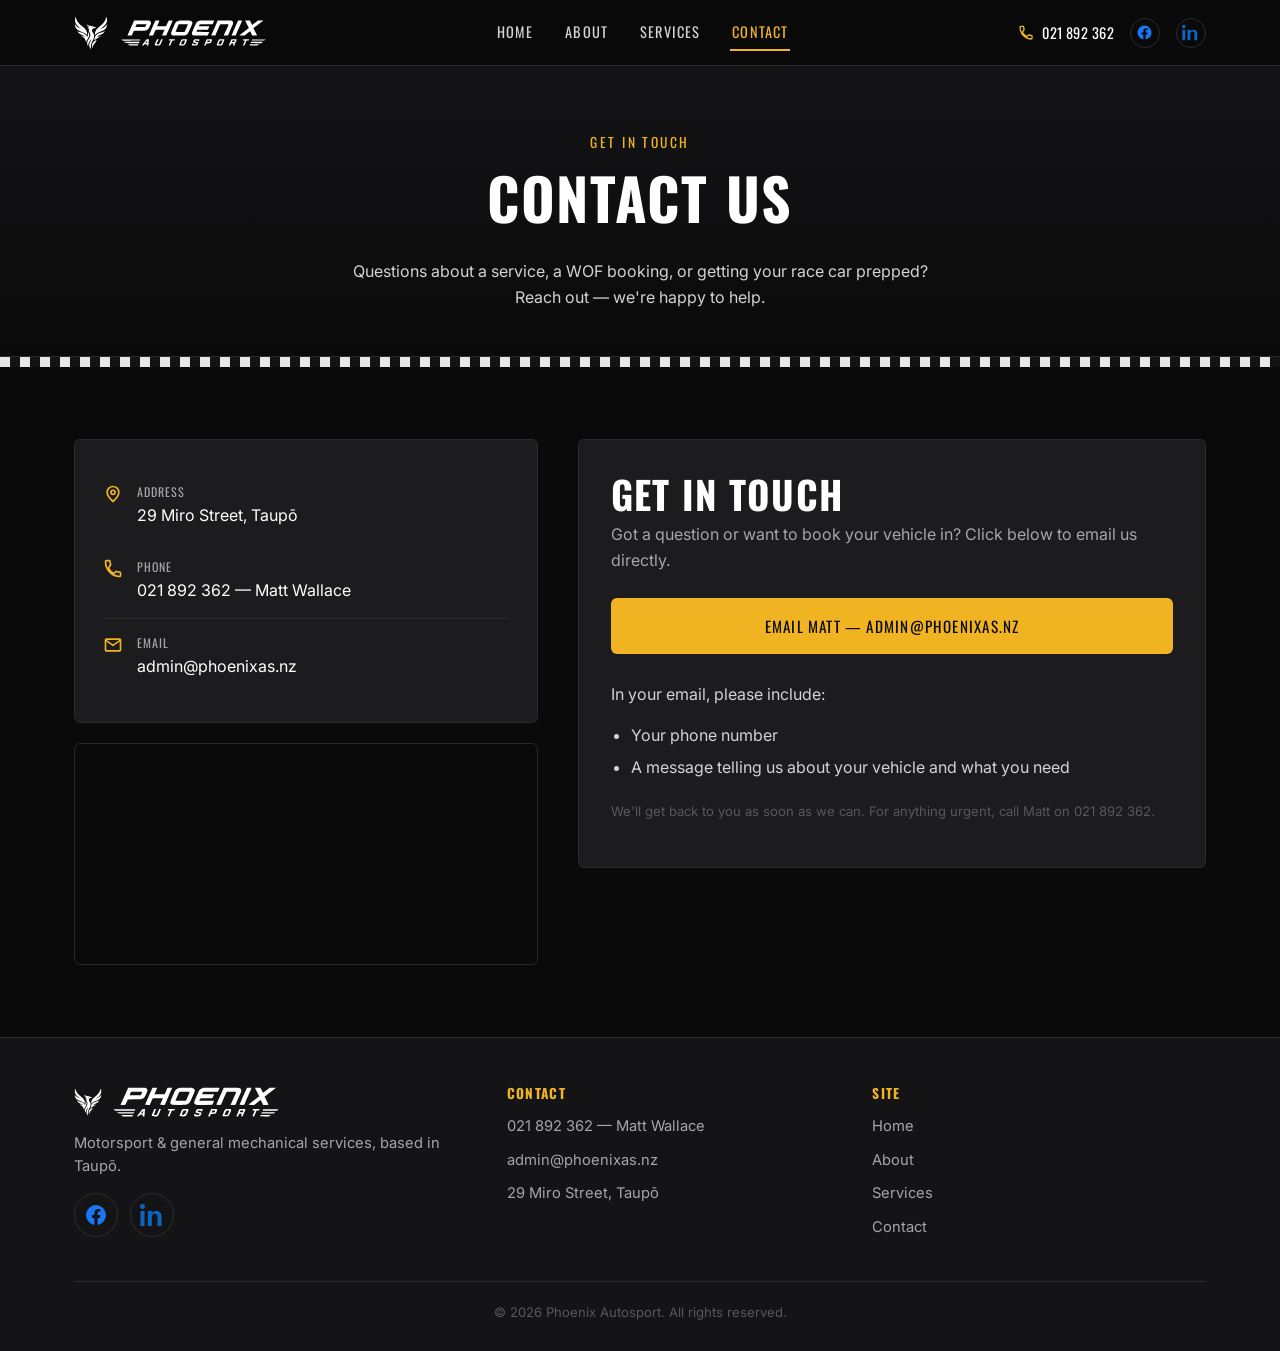
<file: contact-final.html>
<!doctype html>
<html lang="en">
<head>
<meta charset="UTF-8">
<meta name="viewport" content="width=device-width, initial-scale=1.0">
<title>Contact Us | Phoenix Autosport</title>
<meta name="description" content="Get in touch with Phoenix Autosport, 29 Miro Street, Taupō. Call Matt Wallace on 021 892 362, email admin@phoenixas.nz, or send an enquiry.">
<link rel="preconnect" href="https://fonts.googleapis.com">
<link rel="preconnect" href="https://fonts.gstatic.com" crossorigin>
<link href="https://fonts.googleapis.com/css2?family=Oswald:wght@500;600;700&amp;family=Inter:wght@400;500;600&amp;display=swap" rel="stylesheet">
<link rel="stylesheet" href="styles.css">
<style>
  .enquiry-list { color: var(--grey-light); padding-left: 20px; margin-bottom: 20px; }
  .enquiry-list li { margin-bottom: 6px; }
</style>
</head>
<body>

<header class="site-header">
  <div class="nav-row">
    <a href="index.html" class="brand">
      <svg class="phoenix-mark" viewBox="0 0 664 675" aria-hidden="true"><g transform="translate(0,675) scale(0.1,-0.1)"><path d="M258 6625 c-3 -6 -20 -59 -37 -120 -52 -183 -73 -315 -78 -495 -21 -662 313 -1152 1187 -1739 158 -106 159 -107 75 -76 -480 180 -776 355 -1026 604 -102 103 -228 255 -242 293 -2 7 -8 10 -13 5 -12 -11 13 -187 45 -320 83 -334 277 -614 551 -796 120 -79 388 -211 595 -292 652 -254 962 -429 1162 -655 55 -62 58 -64 66 -42 5 13 9 97 9 188 1 337 -90 599 -311 895 -133 179 -285 320 -716 665 -486 390 -813 763 -1016 1163 -118 233 -174 396 -236 692 -5 22 -11 35 -15 30z"/><path d="M6356 6498 c-73 -317 -177 -559 -354 -829 -237 -360 -489 -617 -1041 -1063 -327 -264 -496 -435 -617 -622 -115 -178 -192 -366 -230 -559 -18 -93 -26 -437 -10 -453 4 -4 32 21 62 54 189 215 452 373 964 579 140 57 305 124 365 150 473 202 728 418 885 750 81 173 107 260 135 452 23 157 19 171 -27 101 -134 -203 -385 -430 -638 -580 -153 -91 -542 -269 -660 -303 -14 -4 43 39 125 95 739 504 1069 902 1172 1416 22 109 24 427 4 549 -21 130 -87 385 -100 385 -4 0 -19 -55 -35 -122z"/><path d="M2410 5110 c0 -18 39 -90 88 -163 76 -115 200 -217 360 -298 l77 -40 -105 5 c-106 5 -204 27 -294 66 -27 11 -51 19 -53 17 -2 -3 14 -27 36 -55 80 -101 239 -189 406 -225 49 -10 -185 -97 -262 -97 -49 0 -40 -16 24 -40 89 -33 152 -43 234 -37 l77 6 -38 -77 c-107 -212 -95 -415 37 -642 179 -305 218 -461 178 -701 -31 -185 -96 -327 -296 -644 -242 -383 -314 -577 -313 -850 1 -151 14 -228 60 -337 29 -72 114 -218 126 -218 4 0 8 42 8 94 0 305 117 594 411 1011 62 88 134 193 161 232 27 40 53 75 58 78 12 7 -24 -125 -64 -235 -33 -91 -51 -132 -166 -375 -146 -311 -185 -451 -185 -670 1 -229 63 -412 200 -590 62 -81 211 -230 201 -200 -4 11 -21 70 -36 130 -85 324 -79 643 17 940 50 154 201 497 242 549 23 30 204 393 234 471 192 492 148 872 -144 1260 -177 235 -215 375 -149 548 77 203 354 348 672 351 71 0 128 2 128 3 0 36 -78 126 -133 154 -57 30 -159 49 -262 49 l-90 0 -23 40 c-58 102 -160 138 -432 150 -450 22 -683 101 -957 325 -18 15 -33 21 -33 15z m1238 -576 c66 -29 66 -40 -3 -49 -70 -8 -106 -1 -175 38 -51 29 -53 32 -30 38 44 11 153 -2 208 -27z"/><path d="M641 3664 c191 -313 416 -492 789 -628 269 -98 441 -197 585 -338 43 -42 77 -79 74 -82 -2 -3 -67 13 -144 35 -160 45 -608 159 -627 159 -20 0 -2 -13 213 -148 296 -185 387 -258 504 -403 132 -163 252 -427 306 -671 7 -32 15 -58 19 -58 4 0 13 26 20 58 43 195 132 388 305 662 278 438 331 603 279 858 -30 145 -82 251 -184 373 -61 74 -89 97 -77 65 38 -98 52 -373 28 -516 -16 -88 -70 -249 -113 -334 -27 -54 -32 -59 -42 -43 -183 301 -393 486 -733 647 -152 72 -289 117 -668 220 -150 41 -290 89 -420 145 -72 31 -136 59 -143 62 -7 3 5 -25 29 -63z"/><path d="M5925 3680 c-99 -49 -347 -134 -540 -185 -284 -76 -457 -136 -600 -207 -398 -197 -636 -459 -680 -745 -27 -177 -86 -361 -177 -547 -27 -54 -47 -100 -45 -103 3 -2 51 31 108 75 103 78 305 207 429 274 36 20 115 61 175 93 207 109 310 167 433 246 137 87 316 219 308 226 -3 3 -53 -9 -113 -27 -84 -25 -514 -134 -652 -166 -60 -13 110 146 257 241 87 55 168 93 389 181 300 118 417 188 570 343 117 118 285 353 250 350 -6 0 -57 -23 -112 -49z"/><path d="M4249 1949 c-451 -284 -629 -498 -726 -878 -47 -185 -37 -419 28 -631 l22 -74 32 130 c72 290 150 431 411 740 210 248 315 442 375 689 21 88 23 115 11 115 -5 0 -73 -41 -153 -91z"/></g></svg>
      <span class="brand-text"><span class="sr-only">Phoenix Autosport</span><svg class="wordmark wordmark-nav" viewBox="0 0 1144 218" role="img" aria-label="Phoenix Autosport"><g transform="translate(0,218) scale(0.1,-0.1)"><path d="M930 1673 c-228 -509 -275 -614 -315 -701 -25 -53 -31 -74 -22 -78 7 -2 82 -3 166 -2 l153 3 82 185 83 185 464 5 c362 4 472 9 499 19 63 25 134 77 174 126 41 49 177 341 197 422 22 85 -25 171 -113 207 -32 14 -116 16 -616 16 l-579 0 -173 -387z m1126 94 c7 -19 -63 -179 -87 -199 -19 -16 -54 -18 -396 -18 -206 0 -373 3 -371 8 2 4 23 56 48 115 l45 107 378 0 c304 0 379 -3 383 -13z"/><path d="M2752 2047 c-6 -7 -75 -161 -153 -342 -78 -182 -157 -364 -175 -405 -18 -41 -64 -147 -103 -235 -38 -87 -67 -163 -65 -167 3 -4 75 -8 160 -8 l155 0 21 48 c104 238 172 388 179 393 5 3 162 6 350 8 l342 3 -6 -24 c-3 -13 -45 -110 -92 -217 -47 -107 -85 -198 -85 -203 0 -4 71 -8 158 -8 l159 0 18 43 c44 102 92 212 225 517 223 508 259 593 253 603 -5 8 -260 9 -298 0 -16 -3 -42 -53 -114 -224 l-94 -219 -349 0 -349 0 7 23 c4 12 18 47 31 77 88 197 143 333 138 341 -10 15 -300 12 -313 -4z"/><path d="M4596 2049 c-118 -17 -247 -100 -301 -193 -37 -64 -304 -692 -315 -742 -19 -82 12 -154 82 -195 l43 -24 430 -3 c560 -4 591 1 717 125 62 61 53 44 234 453 170 387 173 397 132 480 -28 55 -78 85 -168 99 -78 13 -767 13 -854 0z m683 -278 c11 -7 -10 -63 -104 -281 -65 -150 -126 -282 -136 -294 -17 -21 -24 -21 -357 -24 -267 -2 -341 0 -349 10 -8 9 6 50 49 148 33 74 86 198 119 275 33 77 70 148 82 157 20 16 54 18 352 18 182 0 336 -4 344 -9z"/><path d="M6201 2049 c-79 -13 -175 -64 -224 -119 -35 -39 -72 -115 -206 -421 -199 -455 -206 -489 -115 -568 55 -49 92 -52 657 -49 l518 3 60 135 c32 74 59 136 59 137 0 2 -222 3 -494 3 -299 0 -497 4 -501 9 -3 6 9 41 26 79 27 61 35 71 62 76 18 4 202 6 411 6 208 -1 383 3 387 7 10 11 109 239 109 252 0 8 -127 11 -405 11 -223 0 -405 2 -405 5 0 3 12 34 26 68 45 107 -12 97 553 97 l496 0 57 132 c31 73 54 136 52 140 -7 11 -1056 8 -1123 -3z"/><path d="M7591 2017 c-10 -23 -92 -208 -181 -412 -90 -203 -195 -444 -235 -535 -40 -91 -69 -168 -65 -173 3 -4 75 -6 159 -5 l152 3 55 125 c30 69 73 168 96 220 139 325 223 507 240 523 18 15 49 17 318 17 348 0 343 1 308 -78 -56 -130 -97 -222 -222 -501 -75 -167 -136 -305 -136 -307 0 -2 71 -4 159 -4 177 0 165 -5 200 80 13 30 34 79 47 108 92 202 299 674 310 706 29 81 12 175 -40 217 -62 52 -74 53 -629 56 l-518 2 -18 -42z"/><path d="M9194 2052 c-6 -4 -45 -86 -87 -182 -107 -250 -150 -349 -296 -675 -71 -159 -127 -293 -124 -297 8 -14 309 -9 321 5 5 6 21 39 35 72 14 33 43 101 64 150 22 50 122 276 222 504 138 314 179 416 169 422 -16 11 -289 11 -304 1z"/><path d="M9753 2054 c-9 -4 34 -97 132 -288 l145 -283 -197 -154 c-413 -321 -538 -421 -541 -430 -2 -5 80 -9 198 -9 l202 0 209 168 c116 92 215 168 222 170 8 2 46 -66 94 -168 l82 -170 185 0 c129 0 186 3 186 11 0 6 -63 132 -140 281 -77 148 -138 274 -135 278 6 10 171 137 699 540 l78 60 -214 0 -213 0 -224 -175 c-123 -96 -226 -175 -230 -175 -3 0 -45 78 -92 173 l-86 172 -174 2 c-96 1 -180 -1 -186 -3z"/><path d="M2058 583 c-21 -23 -137 -173 -213 -274 -11 -15 -48 -63 -82 -108 -35 -44 -63 -83 -63 -86 0 -3 28 -5 63 -4 l62 0 41 52 41 52 94 0 94 0 -3 -52 -4 -53 61 0 60 0 5 33 c3 17 10 109 16 202 6 94 13 191 17 218 l6 47 -85 0 c-79 0 -86 -2 -110 -27z m57 -178 c-8 -97 -9 -98 -84 -93 l-53 3 68 92 c38 50 70 90 72 88 2 -2 1 -43 -3 -90z"/><path d="M2820 458 c-35 -84 -73 -178 -86 -208 -53 -125 -35 -140 174 -140 223 0 214 -7 327 255 60 139 95 227 95 237 0 4 -26 8 -58 8 l-58 0 -39 -92 c-107 -254 -124 -291 -137 -299 -23 -15 -188 -11 -188 5 0 7 32 86 70 175 97 225 95 211 23 211 l-59 0 -64 -152z"/><path d="M3820 564 c-11 -25 -20 -47 -20 -49 0 -2 36 -5 79 -7 l80 -3 -84 -195 -84 -195 56 -3 c31 -2 59 1 63 5 4 4 44 94 88 198 l81 190 84 3 83 3 14 37 c7 20 15 43 17 50 4 9 -43 12 -216 12 l-222 0 -19 -46z"/><path d="M4815 592 c-44 -27 -46 -31 -124 -217 -87 -205 -90 -216 -62 -244 20 -20 32 -21 182 -21 235 0 219 -13 343 276 56 130 68 188 44 212 -8 8 -63 12 -182 12 -148 0 -175 -3 -201 -18z m257 -88 c7 -6 -85 -235 -108 -271 -13 -21 -22 -23 -114 -23 -55 0 -100 4 -100 9 0 13 110 264 122 279 11 12 188 18 200 6z"/><path d="M5782 585 c-36 -30 -96 -168 -88 -201 9 -34 48 -50 154 -64 118 -16 128 -23 105 -70 l-18 -35 -103 -3 -104 -3 7 31 7 30 -56 0 c-55 0 -56 -1 -71 -36 -21 -52 -20 -101 4 -114 26 -13 312 -13 348 1 46 17 70 47 103 130 51 125 46 131 -142 165 -88 16 -98 20 -98 39 0 43 29 55 128 55 l92 0 -6 -25 c-6 -24 -5 -25 50 -25 51 0 57 2 71 30 17 34 19 73 5 101 -10 18 -23 19 -185 19 -170 0 -174 -1 -203 -25z"/><path d="M6721 527 c-19 -45 -62 -147 -96 -227 -89 -208 -87 -190 -17 -190 l59 0 34 85 34 85 120 0 c134 0 182 10 213 42 29 32 94 186 94 226 0 61 -4 62 -216 62 l-191 -1 -34 -82z m303 -26 c7 -11 -29 -95 -48 -110 -9 -8 -46 -11 -105 -9 l-91 3 30 63 29 62 90 0 c49 0 92 -4 95 -9z"/><path d="M7745 598 c-26 -14 -75 -60 -75 -69 0 -5 -31 -82 -70 -173 -38 -91 -70 -177 -70 -191 0 -49 31 -57 214 -53 214 4 198 -8 299 222 78 177 92 231 67 261 -15 19 -331 22 -365 3z m239 -97 c7 -11 -101 -273 -117 -283 -22 -14 -197 -10 -197 5 0 21 110 271 123 279 17 11 185 10 191 -1z"/><path d="M8677 603 c-10 -17 -207 -481 -207 -487 0 -3 27 -6 59 -6 l59 0 33 84 34 85 83 3 c45 2 87 2 92 0 16 -6 12 -35 -15 -100 -14 -34 -25 -64 -25 -67 0 -3 26 -5 57 -3 l57 3 34 80 c18 44 32 91 30 106 -2 19 6 35 28 55 19 18 43 61 63 114 30 77 32 87 19 110 l-14 25 -191 3 c-105 1 -194 -1 -196 -5z m267 -102 c9 -14 -30 -97 -49 -105 -19 -7 -185 -8 -185 -1 0 2 11 29 24 60 l25 55 90 0 c49 0 92 -4 95 -9z"/><path d="M9597 583 c-37 -73 -37 -73 53 -73 96 0 97 25 -6 -211 -41 -94 -74 -175 -74 -180 0 -5 26 -9 58 -9 l57 0 84 200 85 200 82 0 83 0 21 46 c11 26 20 48 20 50 0 2 -101 4 -225 4 l-224 0 -14 -27z"/><path d="M120 580 c0 -5 3 -10 8 -10 4 0 30 -17 58 -38 l50 -38 565 2 c310 1 607 2 659 3 l96 1 14 38 c8 20 16 40 18 45 2 4 -327 7 -732 7 -484 0 -736 -3 -736 -10z"/><path d="M10275 554 c-8 -20 -15 -40 -15 -45 0 -11 -37 -11 508 -11 l463 0 47 38 c26 21 51 41 57 46 5 4 -228 8 -518 8 l-527 0 -15 -36z"/><path d="M360 369 c86 -74 38 -69 602 -69 l507 0 21 46 c11 26 20 48 20 50 0 2 -267 4 -592 4 l-593 -1 35 -30z"/><path d="M10192 358 c-11 -24 -17 -46 -15 -50 2 -3 189 -7 416 -8 l412 -1 57 43 c31 24 57 46 58 51 0 4 -205 7 -455 7 l-454 0 -19 -42z"/><path d="M630 206 c0 -3 27 -25 59 -50 l59 -46 320 0 319 0 21 50 21 50 -400 0 c-219 0 -399 -2 -399 -4z"/><path d="M10110 164 c-11 -25 -20 -48 -20 -50 0 -2 134 -4 297 -4 l298 0 62 43 c34 23 63 45 63 50 0 4 -153 7 -340 7 l-341 0 -19 -46z"/></g></svg></span>
    </a>
    <nav class="main-nav">
      <a href="index.html">Home</a>
      <a href="about.html">About</a>
      <a href="services.html">Services</a>
      <a href="contact.html" class="active">Contact</a>
    </nav>
    <div class="nav-contact">
      <a class="nav-phone" href="tel:0210892362" aria-label="Call Matt Wallace on 021 892 362">
        <svg viewBox="0 0 24 24"><path d="M6.6 10.8c1.4 2.8 3.8 5.1 6.6 6.6l2.2-2.2c.3-.3.7-.4 1-.2 1.1.4 2.3.6 3.6.6.6 0 1 .4 1 1V20c0 .6-.4 1-1 1C10.9 21 3 13.1 3 3c0-.6.4-1 1-1h3.5c.6 0 1 .4 1 1 0 1.2.2 2.4.6 3.6.1.4 0 .8-.3 1z"/></svg>
        021 892 362
      </a>
      <a class="social-icon small" href="https://www.facebook.com/profile.php?id=61592781913424" target="_blank" rel="noopener" aria-label="Phoenix Autosport on Facebook">
        <svg viewBox="0 0 24 24"><path d="M22 12a10 10 0 1 0-11.6 9.9v-7H7.9V12h2.5V9.8c0-2.5 1.5-3.9 3.8-3.9 1.1 0 2.2.2 2.2.2v2.4h-1.2c-1.2 0-1.6.8-1.6 1.6V12h2.8l-.4 2.9h-2.4v7A10 10 0 0 0 22 12z"/></svg>
      </a>
      <a class="social-icon small linkedin" href="https://www.linkedin.com/in/matt-wallace-419013b7/" target="_blank" rel="noopener" aria-label="Matt Wallace on LinkedIn">
        <svg viewBox="0 0 24 24"><path d="M4.98 3.5C4.98 4.88 3.87 6 2.5 6S0 4.88 0 3.5 1.11 1 2.48 1 4.98 2.12 4.98 3.5zM.5 8h4V23h-4V8zM8.5 8h3.8v2.05h.05c.53-1 1.83-2.05 3.77-2.05C20.5 8 21.5 10.5 21.5 14v9h-4v-8c0-1.9-.03-4.35-2.65-4.35-2.65 0-3.05 2.07-3.05 4.2v8.15h-4V8z"/></svg>
      </a>
    </div>
  </div>
</header>

<main>

  <section class="page-hero">
    <div class="container">
      <span class="eyebrow">Get In Touch</span>
      <h1>Contact Us</h1>
      <p class="lede">Questions about a service, a WOF booking, or getting your race car prepped? Reach out — we're happy to help.</p>
    </div>
  </section>

  <div class="flag-strip"></div>

  <section>
    <div class="container contact-grid">

      <div>
        <div class="contact-card">
          <a class="contact-row" href="https://www.google.co.nz/maps/place/29+Miro+Street,+Tauhara,+Taup%C5%8D+3378/@-38.6900175,176.1021532,653m/data=!3m2!1e3!4b1!4m6!3m5!1s0x6d6bfa12643f0997:0xfee566b96c9488c6!8m2!3d-38.6900217!4d176.1047281!16s%2Fg%2F11k079ff2_?entry=ttu&amp;g_ep=EgoyMDI2MDgyNi4wIKXMDSoASAFQAw%3D%3D" target="_blank" rel="noopener" aria-label="Open 29 Miro Street, Taupō in Google Maps">
            <svg viewBox="0 0 24 24"><path d="M12 21s-7-6.1-7-11a7 7 0 1 1 14 0c0 4.9-7 11-7 11z"/><circle cx="12" cy="10" r="2.5"/></svg>
            <div>
              <div class="label">Address</div>
              <div class="value">29 Miro Street, Taupō</div>
            </div>
          </a>
          <div class="contact-row">
            <svg viewBox="0 0 24 24"><path d="M6.6 10.8c1.4 2.8 3.8 5.1 6.6 6.6l2.2-2.2c.3-.3.7-.4 1-.2 1.1.4 2.3.6 3.6.6.6 0 1 .4 1 1V20c0 .6-.4 1-1 1C10.9 21 3 13.1 3 3c0-.6.4-1 1-1h3.5c.6 0 1 .4 1 1 0 1.2.2 2.4.6 3.6.1.4 0 .8-.3 1z"/></svg>
            <div>
              <div class="label">Phone</div>
              <a class="value" href="tel:0210892362">021 892 362 — Matt Wallace</a>
            </div>
          </div>
          <div class="contact-row">
            <svg viewBox="0 0 24 24"><path d="M4 5h16a1 1 0 0 1 1 1v12a1 1 0 0 1-1 1H4a1 1 0 0 1-1-1V6a1 1 0 0 1 1-1z"/><path d="M3.5 6.5l8.5 6 8.5-6"/></svg>
            <div>
              <div class="label">Email</div>
              <a class="value" href="mailto:admin@phoenixas.nz">admin@phoenixas.nz</a>
            </div>
          </div>
        </div>

        <div class="map-frame">
          <iframe
            src="https://www.google.com/maps?q=-38.6900217,176.1047281&z=17&output=embed"
            loading="lazy"
            referrerpolicy="no-referrer-when-downgrade"
            title="Map showing 29 Miro Street, Taupō">
          </iframe>
        </div>
      </div>

      <div class="form-card">
        <h2 style="margin-bottom:6px;">Get In Touch</h2>
        <p style="color:var(--grey);margin-bottom:24px;">Got a question or want to book your vehicle in? Click below to email us directly.</p>

        <a href="mailto:admin@phoenixas.nz" class="btn btn-primary" style="width:100%;margin-bottom:28px;">Email Matt — admin@phoenixas.nz</a>

        <p style="color:var(--grey-light);margin-bottom:8px;">In your email, please include:</p>
        <ul class="enquiry-list">
          <li>Your phone number</li>
          <li>A message telling us about your vehicle and what you need</li>
        </ul>

        <p class="form-note">We'll get back to you as soon as we can. For anything urgent, call Matt on 021 892 362.</p>
      </div>

    </div>
  </section>

</main>

<footer class="site-footer">
  <div class="container">
    <div class="footer-grid">
      <div>
        <div class="footer-brand">
          <svg class="phoenix-mark" viewBox="0 0 664 675" aria-hidden="true"><g transform="translate(0,675) scale(0.1,-0.1)"><path d="M258 6625 c-3 -6 -20 -59 -37 -120 -52 -183 -73 -315 -78 -495 -21 -662 313 -1152 1187 -1739 158 -106 159 -107 75 -76 -480 180 -776 355 -1026 604 -102 103 -228 255 -242 293 -2 7 -8 10 -13 5 -12 -11 13 -187 45 -320 83 -334 277 -614 551 -796 120 -79 388 -211 595 -292 652 -254 962 -429 1162 -655 55 -62 58 -64 66 -42 5 13 9 97 9 188 1 337 -90 599 -311 895 -133 179 -285 320 -716 665 -486 390 -813 763 -1016 1163 -118 233 -174 396 -236 692 -5 22 -11 35 -15 30z"/><path d="M6356 6498 c-73 -317 -177 -559 -354 -829 -237 -360 -489 -617 -1041 -1063 -327 -264 -496 -435 -617 -622 -115 -178 -192 -366 -230 -559 -18 -93 -26 -437 -10 -453 4 -4 32 21 62 54 189 215 452 373 964 579 140 57 305 124 365 150 473 202 728 418 885 750 81 173 107 260 135 452 23 157 19 171 -27 101 -134 -203 -385 -430 -638 -580 -153 -91 -542 -269 -660 -303 -14 -4 43 39 125 95 739 504 1069 902 1172 1416 22 109 24 427 4 549 -21 130 -87 385 -100 385 -4 0 -19 -55 -35 -122z"/><path d="M2410 5110 c0 -18 39 -90 88 -163 76 -115 200 -217 360 -298 l77 -40 -105 5 c-106 5 -204 27 -294 66 -27 11 -51 19 -53 17 -2 -3 14 -27 36 -55 80 -101 239 -189 406 -225 49 -10 -185 -97 -262 -97 -49 0 -40 -16 24 -40 89 -33 152 -43 234 -37 l77 6 -38 -77 c-107 -212 -95 -415 37 -642 179 -305 218 -461 178 -701 -31 -185 -96 -327 -296 -644 -242 -383 -314 -577 -313 -850 1 -151 14 -228 60 -337 29 -72 114 -218 126 -218 4 0 8 42 8 94 0 305 117 594 411 1011 62 88 134 193 161 232 27 40 53 75 58 78 12 7 -24 -125 -64 -235 -33 -91 -51 -132 -166 -375 -146 -311 -185 -451 -185 -670 1 -229 63 -412 200 -590 62 -81 211 -230 201 -200 -4 11 -21 70 -36 130 -85 324 -79 643 17 940 50 154 201 497 242 549 23 30 204 393 234 471 192 492 148 872 -144 1260 -177 235 -215 375 -149 548 77 203 354 348 672 351 71 0 128 2 128 3 0 36 -78 126 -133 154 -57 30 -159 49 -262 49 l-90 0 -23 40 c-58 102 -160 138 -432 150 -450 22 -683 101 -957 325 -18 15 -33 21 -33 15z m1238 -576 c66 -29 66 -40 -3 -49 -70 -8 -106 -1 -175 38 -51 29 -53 32 -30 38 44 11 153 -2 208 -27z"/><path d="M641 3664 c191 -313 416 -492 789 -628 269 -98 441 -197 585 -338 43 -42 77 -79 74 -82 -2 -3 -67 13 -144 35 -160 45 -608 159 -627 159 -20 0 -2 -13 213 -148 296 -185 387 -258 504 -403 132 -163 252 -427 306 -671 7 -32 15 -58 19 -58 4 0 13 26 20 58 43 195 132 388 305 662 278 438 331 603 279 858 -30 145 -82 251 -184 373 -61 74 -89 97 -77 65 38 -98 52 -373 28 -516 -16 -88 -70 -249 -113 -334 -27 -54 -32 -59 -42 -43 -183 301 -393 486 -733 647 -152 72 -289 117 -668 220 -150 41 -290 89 -420 145 -72 31 -136 59 -143 62 -7 3 5 -25 29 -63z"/><path d="M5925 3680 c-99 -49 -347 -134 -540 -185 -284 -76 -457 -136 -600 -207 -398 -197 -636 -459 -680 -745 -27 -177 -86 -361 -177 -547 -27 -54 -47 -100 -45 -103 3 -2 51 31 108 75 103 78 305 207 429 274 36 20 115 61 175 93 207 109 310 167 433 246 137 87 316 219 308 226 -3 3 -53 -9 -113 -27 -84 -25 -514 -134 -652 -166 -60 -13 110 146 257 241 87 55 168 93 389 181 300 118 417 188 570 343 117 118 285 353 250 350 -6 0 -57 -23 -112 -49z"/><path d="M4249 1949 c-451 -284 -629 -498 -726 -878 -47 -185 -37 -419 28 -631 l22 -74 32 130 c72 290 150 431 411 740 210 248 315 442 375 689 21 88 23 115 11 115 -5 0 -73 -41 -153 -91z"/></g></svg>
          <span class="sr-only">Phoenix Autosport</span><svg class="wordmark wordmark-footer" viewBox="0 0 1144 218" role="img" aria-label="Phoenix Autosport"><g transform="translate(0,218) scale(0.1,-0.1)"><path d="M930 1673 c-228 -509 -275 -614 -315 -701 -25 -53 -31 -74 -22 -78 7 -2 82 -3 166 -2 l153 3 82 185 83 185 464 5 c362 4 472 9 499 19 63 25 134 77 174 126 41 49 177 341 197 422 22 85 -25 171 -113 207 -32 14 -116 16 -616 16 l-579 0 -173 -387z m1126 94 c7 -19 -63 -179 -87 -199 -19 -16 -54 -18 -396 -18 -206 0 -373 3 -371 8 2 4 23 56 48 115 l45 107 378 0 c304 0 379 -3 383 -13z"/><path d="M2752 2047 c-6 -7 -75 -161 -153 -342 -78 -182 -157 -364 -175 -405 -18 -41 -64 -147 -103 -235 -38 -87 -67 -163 -65 -167 3 -4 75 -8 160 -8 l155 0 21 48 c104 238 172 388 179 393 5 3 162 6 350 8 l342 3 -6 -24 c-3 -13 -45 -110 -92 -217 -47 -107 -85 -198 -85 -203 0 -4 71 -8 158 -8 l159 0 18 43 c44 102 92 212 225 517 223 508 259 593 253 603 -5 8 -260 9 -298 0 -16 -3 -42 -53 -114 -224 l-94 -219 -349 0 -349 0 7 23 c4 12 18 47 31 77 88 197 143 333 138 341 -10 15 -300 12 -313 -4z"/><path d="M4596 2049 c-118 -17 -247 -100 -301 -193 -37 -64 -304 -692 -315 -742 -19 -82 12 -154 82 -195 l43 -24 430 -3 c560 -4 591 1 717 125 62 61 53 44 234 453 170 387 173 397 132 480 -28 55 -78 85 -168 99 -78 13 -767 13 -854 0z m683 -278 c11 -7 -10 -63 -104 -281 -65 -150 -126 -282 -136 -294 -17 -21 -24 -21 -357 -24 -267 -2 -341 0 -349 10 -8 9 6 50 49 148 33 74 86 198 119 275 33 77 70 148 82 157 20 16 54 18 352 18 182 0 336 -4 344 -9z"/><path d="M6201 2049 c-79 -13 -175 -64 -224 -119 -35 -39 -72 -115 -206 -421 -199 -455 -206 -489 -115 -568 55 -49 92 -52 657 -49 l518 3 60 135 c32 74 59 136 59 137 0 2 -222 3 -494 3 -299 0 -497 4 -501 9 -3 6 9 41 26 79 27 61 35 71 62 76 18 4 202 6 411 6 208 -1 383 3 387 7 10 11 109 239 109 252 0 8 -127 11 -405 11 -223 0 -405 2 -405 5 0 3 12 34 26 68 45 107 -12 97 553 97 l496 0 57 132 c31 73 54 136 52 140 -7 11 -1056 8 -1123 -3z"/><path d="M7591 2017 c-10 -23 -92 -208 -181 -412 -90 -203 -195 -444 -235 -535 -40 -91 -69 -168 -65 -173 3 -4 75 -6 159 -5 l152 3 55 125 c30 69 73 168 96 220 139 325 223 507 240 523 18 15 49 17 318 17 348 0 343 1 308 -78 -56 -130 -97 -222 -222 -501 -75 -167 -136 -305 -136 -307 0 -2 71 -4 159 -4 177 0 165 -5 200 80 13 30 34 79 47 108 92 202 299 674 310 706 29 81 12 175 -40 217 -62 52 -74 53 -629 56 l-518 2 -18 -42z"/><path d="M9194 2052 c-6 -4 -45 -86 -87 -182 -107 -250 -150 -349 -296 -675 -71 -159 -127 -293 -124 -297 8 -14 309 -9 321 5 5 6 21 39 35 72 14 33 43 101 64 150 22 50 122 276 222 504 138 314 179 416 169 422 -16 11 -289 11 -304 1z"/><path d="M9753 2054 c-9 -4 34 -97 132 -288 l145 -283 -197 -154 c-413 -321 -538 -421 -541 -430 -2 -5 80 -9 198 -9 l202 0 209 168 c116 92 215 168 222 170 8 2 46 -66 94 -168 l82 -170 185 0 c129 0 186 3 186 11 0 6 -63 132 -140 281 -77 148 -138 274 -135 278 6 10 171 137 699 540 l78 60 -214 0 -213 0 -224 -175 c-123 -96 -226 -175 -230 -175 -3 0 -45 78 -92 173 l-86 172 -174 2 c-96 1 -180 -1 -186 -3z"/><path d="M2058 583 c-21 -23 -137 -173 -213 -274 -11 -15 -48 -63 -82 -108 -35 -44 -63 -83 -63 -86 0 -3 28 -5 63 -4 l62 0 41 52 41 52 94 0 94 0 -3 -52 -4 -53 61 0 60 0 5 33 c3 17 10 109 16 202 6 94 13 191 17 218 l6 47 -85 0 c-79 0 -86 -2 -110 -27z m57 -178 c-8 -97 -9 -98 -84 -93 l-53 3 68 92 c38 50 70 90 72 88 2 -2 1 -43 -3 -90z"/><path d="M2820 458 c-35 -84 -73 -178 -86 -208 -53 -125 -35 -140 174 -140 223 0 214 -7 327 255 60 139 95 227 95 237 0 4 -26 8 -58 8 l-58 0 -39 -92 c-107 -254 -124 -291 -137 -299 -23 -15 -188 -11 -188 5 0 7 32 86 70 175 97 225 95 211 23 211 l-59 0 -64 -152z"/><path d="M3820 564 c-11 -25 -20 -47 -20 -49 0 -2 36 -5 79 -7 l80 -3 -84 -195 -84 -195 56 -3 c31 -2 59 1 63 5 4 4 44 94 88 198 l81 190 84 3 83 3 14 37 c7 20 15 43 17 50 4 9 -43 12 -216 12 l-222 0 -19 -46z"/><path d="M4815 592 c-44 -27 -46 -31 -124 -217 -87 -205 -90 -216 -62 -244 20 -20 32 -21 182 -21 235 0 219 -13 343 276 56 130 68 188 44 212 -8 8 -63 12 -182 12 -148 0 -175 -3 -201 -18z m257 -88 c7 -6 -85 -235 -108 -271 -13 -21 -22 -23 -114 -23 -55 0 -100 4 -100 9 0 13 110 264 122 279 11 12 188 18 200 6z"/><path d="M5782 585 c-36 -30 -96 -168 -88 -201 9 -34 48 -50 154 -64 118 -16 128 -23 105 -70 l-18 -35 -103 -3 -104 -3 7 31 7 30 -56 0 c-55 0 -56 -1 -71 -36 -21 -52 -20 -101 4 -114 26 -13 312 -13 348 1 46 17 70 47 103 130 51 125 46 131 -142 165 -88 16 -98 20 -98 39 0 43 29 55 128 55 l92 0 -6 -25 c-6 -24 -5 -25 50 -25 51 0 57 2 71 30 17 34 19 73 5 101 -10 18 -23 19 -185 19 -170 0 -174 -1 -203 -25z"/><path d="M6721 527 c-19 -45 -62 -147 -96 -227 -89 -208 -87 -190 -17 -190 l59 0 34 85 34 85 120 0 c134 0 182 10 213 42 29 32 94 186 94 226 0 61 -4 62 -216 62 l-191 -1 -34 -82z m303 -26 c7 -11 -29 -95 -48 -110 -9 -8 -46 -11 -105 -9 l-91 3 30 63 29 62 90 0 c49 0 92 -4 95 -9z"/><path d="M7745 598 c-26 -14 -75 -60 -75 -69 0 -5 -31 -82 -70 -173 -38 -91 -70 -177 -70 -191 0 -49 31 -57 214 -53 214 4 198 -8 299 222 78 177 92 231 67 261 -15 19 -331 22 -365 3z m239 -97 c7 -11 -101 -273 -117 -283 -22 -14 -197 -10 -197 5 0 21 110 271 123 279 17 11 185 10 191 -1z"/><path d="M8677 603 c-10 -17 -207 -481 -207 -487 0 -3 27 -6 59 -6 l59 0 33 84 34 85 83 3 c45 2 87 2 92 0 16 -6 12 -35 -15 -100 -14 -34 -25 -64 -25 -67 0 -3 26 -5 57 -3 l57 3 34 80 c18 44 32 91 30 106 -2 19 6 35 28 55 19 18 43 61 63 114 30 77 32 87 19 110 l-14 25 -191 3 c-105 1 -194 -1 -196 -5z m267 -102 c9 -14 -30 -97 -49 -105 -19 -7 -185 -8 -185 -1 0 2 11 29 24 60 l25 55 90 0 c49 0 92 -4 95 -9z"/><path d="M9597 583 c-37 -73 -37 -73 53 -73 96 0 97 25 -6 -211 -41 -94 -74 -175 -74 -180 0 -5 26 -9 58 -9 l57 0 84 200 85 200 82 0 83 0 21 46 c11 26 20 48 20 50 0 2 -101 4 -225 4 l-224 0 -14 -27z"/><path d="M120 580 c0 -5 3 -10 8 -10 4 0 30 -17 58 -38 l50 -38 565 2 c310 1 607 2 659 3 l96 1 14 38 c8 20 16 40 18 45 2 4 -327 7 -732 7 -484 0 -736 -3 -736 -10z"/><path d="M10275 554 c-8 -20 -15 -40 -15 -45 0 -11 -37 -11 508 -11 l463 0 47 38 c26 21 51 41 57 46 5 4 -228 8 -518 8 l-527 0 -15 -36z"/><path d="M360 369 c86 -74 38 -69 602 -69 l507 0 21 46 c11 26 20 48 20 50 0 2 -267 4 -592 4 l-593 -1 35 -30z"/><path d="M10192 358 c-11 -24 -17 -46 -15 -50 2 -3 189 -7 416 -8 l412 -1 57 43 c31 24 57 46 58 51 0 4 -205 7 -455 7 l-454 0 -19 -42z"/><path d="M630 206 c0 -3 27 -25 59 -50 l59 -46 320 0 319 0 21 50 21 50 -400 0 c-219 0 -399 -2 -399 -4z"/><path d="M10110 164 c-11 -25 -20 -48 -20 -50 0 -2 134 -4 297 -4 l298 0 62 43 c34 23 63 45 63 50 0 4 -153 7 -340 7 l-341 0 -19 -46z"/></g></svg>
        </div>
        <p style="color:var(--grey);font-size:0.92rem;">Motorsport &amp; general mechanical services, based in Taupō.</p>
        <div class="social-row">
          <a class="social-icon" href="https://www.facebook.com/profile.php?id=61592781913424" target="_blank" rel="noopener" aria-label="Phoenix Autosport on Facebook">
            <svg viewBox="0 0 24 24"><path d="M22 12a10 10 0 1 0-11.6 9.9v-7H7.9V12h2.5V9.8c0-2.5 1.5-3.9 3.8-3.9 1.1 0 2.2.2 2.2.2v2.4h-1.2c-1.2 0-1.6.8-1.6 1.6V12h2.8l-.4 2.9h-2.4v7A10 10 0 0 0 22 12z"/></svg>
          </a>
          <a class="social-icon linkedin" href="https://www.linkedin.com/in/matt-wallace-419013b7/" target="_blank" rel="noopener" aria-label="Matt Wallace on LinkedIn">
            <svg viewBox="0 0 24 24"><path d="M4.98 3.5C4.98 4.88 3.87 6 2.5 6S0 4.88 0 3.5 1.11 1 2.48 1 4.98 2.12 4.98 3.5zM.5 8h4V23h-4V8zM8.5 8h3.8v2.05h.05c.53-1 1.83-2.05 3.77-2.05C20.5 8 21.5 10.5 21.5 14v9h-4v-8c0-1.9-.03-4.35-2.65-4.35-2.65 0-3.05 2.07-3.05 4.2v8.15h-4V8z"/></svg>
          </a>
        </div>
      </div>
      <div class="footer-col">
        <h4>Contact</h4>
        <a href="tel:0210892362">021 892 362 — Matt Wallace</a>
        <a href="mailto:admin@phoenixas.nz">admin@phoenixas.nz</a>
        <p>29 Miro Street, Taupō</p>
      </div>
      <div class="footer-col">
        <h4>Site</h4>
        <a href="index.html">Home</a>
        <a href="about.html">About</a>
        <a href="services.html">Services</a>
        <a href="contact.html">Contact</a>
      </div>
    </div>
    <div class="footer-bottom">&copy; <span id="year"></span> Phoenix Autosport. All rights reserved.</div>
  </div>
</footer>

<script>document.getElementById('year').textContent = new Date().getFullYear();</script>
</body>
</html>
</file>
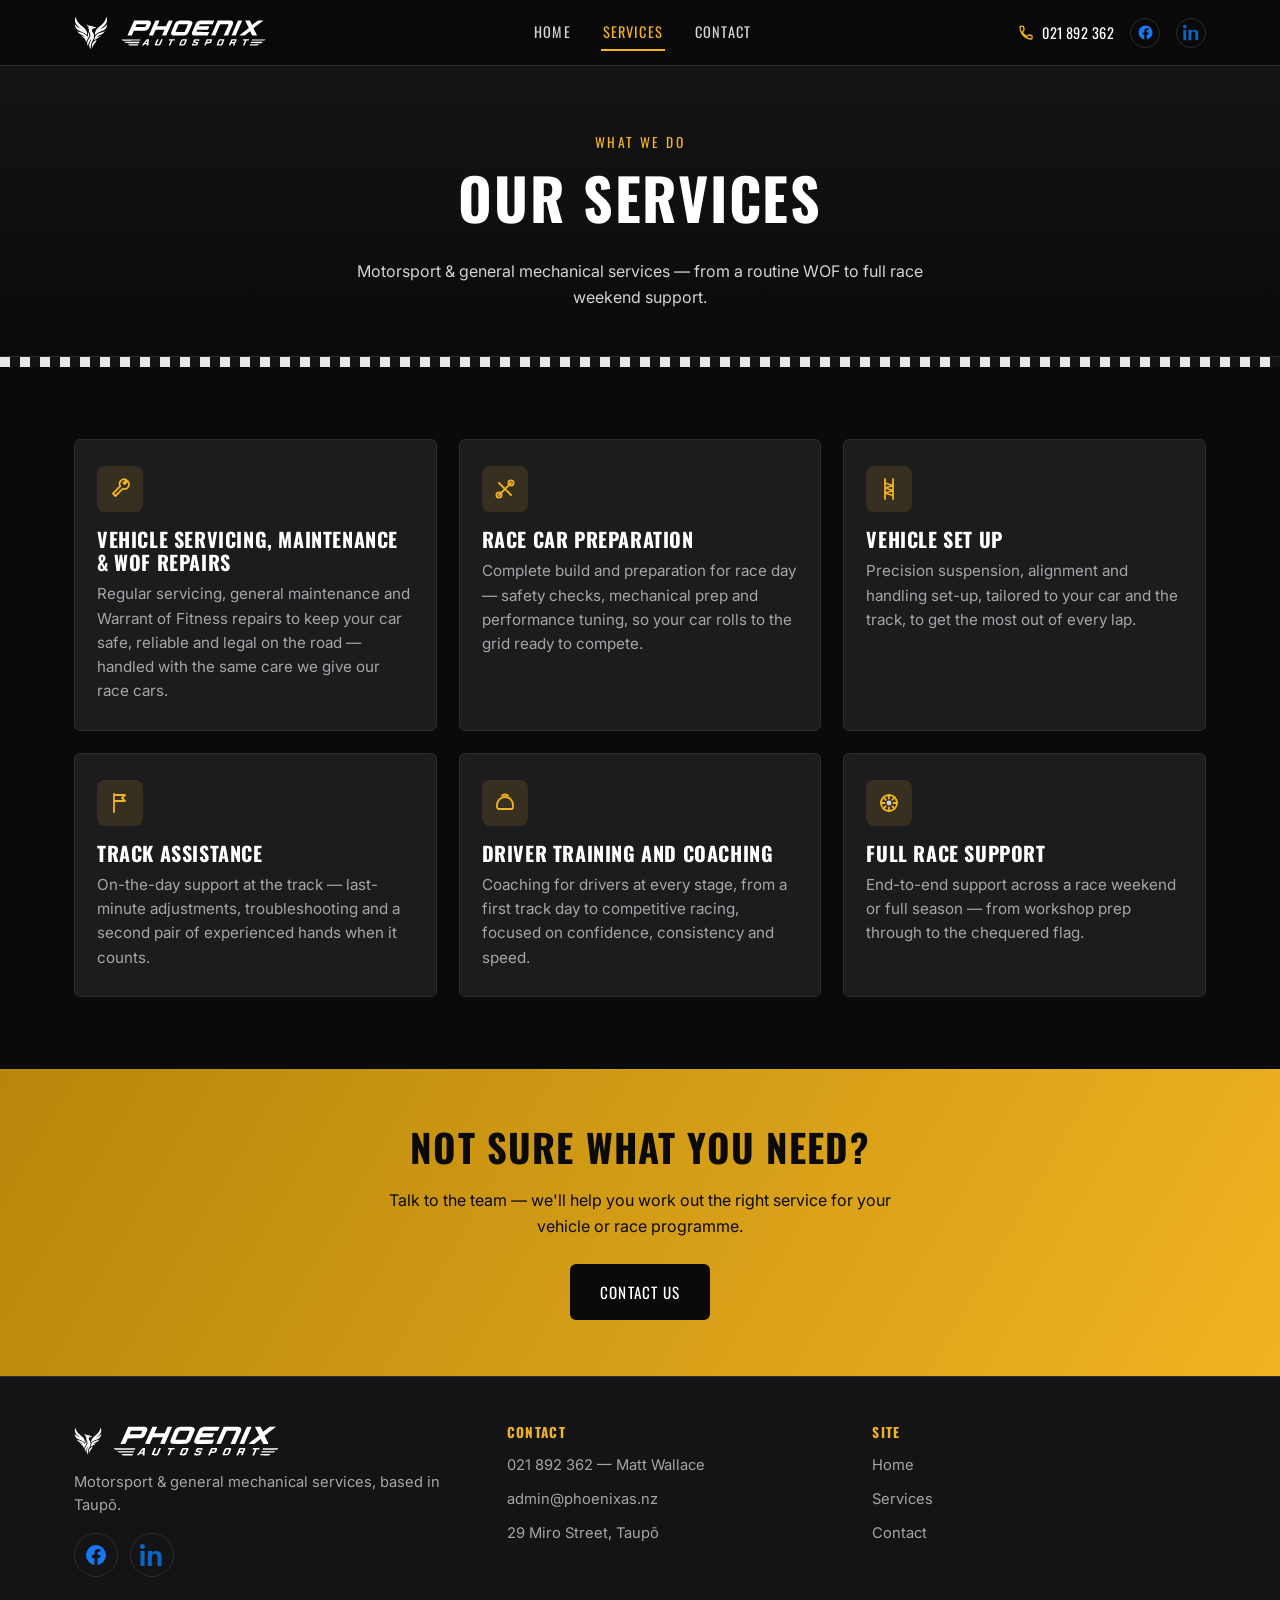
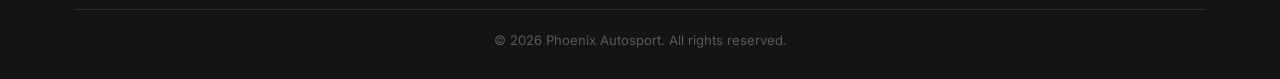
<file: services.html>
<!doctype html>
<html lang="en">
<head>
<meta charset="UTF-8">
<meta name="viewport" content="width=device-width, initial-scale=1.0">
<title>Services | Phoenix Autosport</title>
<meta name="description" content="Vehicle servicing &amp; WOF repairs, race car preparation, vehicle set-up, track assistance, driver training and full race support from Phoenix Autosport, Taupō.">
<link rel="preconnect" href="https://fonts.googleapis.com">
<link rel="preconnect" href="https://fonts.gstatic.com" crossorigin>
<link href="https://fonts.googleapis.com/css2?family=Oswald:wght@500;600;700&amp;family=Inter:wght@400;500;600&amp;display=swap" rel="stylesheet">
<link rel="stylesheet" href="styles.css">
</head>
<body>

<header class="site-header">
  <div class="nav-row">
    <a href="index.html" class="brand">
      <svg class="phoenix-mark" viewBox="0 0 664 675" aria-hidden="true"><g transform="translate(0,675) scale(0.1,-0.1)"><path d="M258 6625 c-3 -6 -20 -59 -37 -120 -52 -183 -73 -315 -78 -495 -21 -662 313 -1152 1187 -1739 158 -106 159 -107 75 -76 -480 180 -776 355 -1026 604 -102 103 -228 255 -242 293 -2 7 -8 10 -13 5 -12 -11 13 -187 45 -320 83 -334 277 -614 551 -796 120 -79 388 -211 595 -292 652 -254 962 -429 1162 -655 55 -62 58 -64 66 -42 5 13 9 97 9 188 1 337 -90 599 -311 895 -133 179 -285 320 -716 665 -486 390 -813 763 -1016 1163 -118 233 -174 396 -236 692 -5 22 -11 35 -15 30z"/><path d="M6356 6498 c-73 -317 -177 -559 -354 -829 -237 -360 -489 -617 -1041 -1063 -327 -264 -496 -435 -617 -622 -115 -178 -192 -366 -230 -559 -18 -93 -26 -437 -10 -453 4 -4 32 21 62 54 189 215 452 373 964 579 140 57 305 124 365 150 473 202 728 418 885 750 81 173 107 260 135 452 23 157 19 171 -27 101 -134 -203 -385 -430 -638 -580 -153 -91 -542 -269 -660 -303 -14 -4 43 39 125 95 739 504 1069 902 1172 1416 22 109 24 427 4 549 -21 130 -87 385 -100 385 -4 0 -19 -55 -35 -122z"/><path d="M2410 5110 c0 -18 39 -90 88 -163 76 -115 200 -217 360 -298 l77 -40 -105 5 c-106 5 -204 27 -294 66 -27 11 -51 19 -53 17 -2 -3 14 -27 36 -55 80 -101 239 -189 406 -225 49 -10 -185 -97 -262 -97 -49 0 -40 -16 24 -40 89 -33 152 -43 234 -37 l77 6 -38 -77 c-107 -212 -95 -415 37 -642 179 -305 218 -461 178 -701 -31 -185 -96 -327 -296 -644 -242 -383 -314 -577 -313 -850 1 -151 14 -228 60 -337 29 -72 114 -218 126 -218 4 0 8 42 8 94 0 305 117 594 411 1011 62 88 134 193 161 232 27 40 53 75 58 78 12 7 -24 -125 -64 -235 -33 -91 -51 -132 -166 -375 -146 -311 -185 -451 -185 -670 1 -229 63 -412 200 -590 62 -81 211 -230 201 -200 -4 11 -21 70 -36 130 -85 324 -79 643 17 940 50 154 201 497 242 549 23 30 204 393 234 471 192 492 148 872 -144 1260 -177 235 -215 375 -149 548 77 203 354 348 672 351 71 0 128 2 128 3 0 36 -78 126 -133 154 -57 30 -159 49 -262 49 l-90 0 -23 40 c-58 102 -160 138 -432 150 -450 22 -683 101 -957 325 -18 15 -33 21 -33 15z m1238 -576 c66 -29 66 -40 -3 -49 -70 -8 -106 -1 -175 38 -51 29 -53 32 -30 38 44 11 153 -2 208 -27z"/><path d="M641 3664 c191 -313 416 -492 789 -628 269 -98 441 -197 585 -338 43 -42 77 -79 74 -82 -2 -3 -67 13 -144 35 -160 45 -608 159 -627 159 -20 0 -2 -13 213 -148 296 -185 387 -258 504 -403 132 -163 252 -427 306 -671 7 -32 15 -58 19 -58 4 0 13 26 20 58 43 195 132 388 305 662 278 438 331 603 279 858 -30 145 -82 251 -184 373 -61 74 -89 97 -77 65 38 -98 52 -373 28 -516 -16 -88 -70 -249 -113 -334 -27 -54 -32 -59 -42 -43 -183 301 -393 486 -733 647 -152 72 -289 117 -668 220 -150 41 -290 89 -420 145 -72 31 -136 59 -143 62 -7 3 5 -25 29 -63z"/><path d="M5925 3680 c-99 -49 -347 -134 -540 -185 -284 -76 -457 -136 -600 -207 -398 -197 -636 -459 -680 -745 -27 -177 -86 -361 -177 -547 -27 -54 -47 -100 -45 -103 3 -2 51 31 108 75 103 78 305 207 429 274 36 20 115 61 175 93 207 109 310 167 433 246 137 87 316 219 308 226 -3 3 -53 -9 -113 -27 -84 -25 -514 -134 -652 -166 -60 -13 110 146 257 241 87 55 168 93 389 181 300 118 417 188 570 343 117 118 285 353 250 350 -6 0 -57 -23 -112 -49z"/><path d="M4249 1949 c-451 -284 -629 -498 -726 -878 -47 -185 -37 -419 28 -631 l22 -74 32 130 c72 290 150 431 411 740 210 248 315 442 375 689 21 88 23 115 11 115 -5 0 -73 -41 -153 -91z"/></g></svg>
      <span class="brand-text"><span class="sr-only">Phoenix Autosport</span><svg class="wordmark wordmark-nav" viewBox="0 0 1144 218" role="img" aria-label="Phoenix Autosport"><g transform="translate(0,218) scale(0.1,-0.1)"><path d="M930 1673 c-228 -509 -275 -614 -315 -701 -25 -53 -31 -74 -22 -78 7 -2 82 -3 166 -2 l153 3 82 185 83 185 464 5 c362 4 472 9 499 19 63 25 134 77 174 126 41 49 177 341 197 422 22 85 -25 171 -113 207 -32 14 -116 16 -616 16 l-579 0 -173 -387z m1126 94 c7 -19 -63 -179 -87 -199 -19 -16 -54 -18 -396 -18 -206 0 -373 3 -371 8 2 4 23 56 48 115 l45 107 378 0 c304 0 379 -3 383 -13z"/><path d="M2752 2047 c-6 -7 -75 -161 -153 -342 -78 -182 -157 -364 -175 -405 -18 -41 -64 -147 -103 -235 -38 -87 -67 -163 -65 -167 3 -4 75 -8 160 -8 l155 0 21 48 c104 238 172 388 179 393 5 3 162 6 350 8 l342 3 -6 -24 c-3 -13 -45 -110 -92 -217 -47 -107 -85 -198 -85 -203 0 -4 71 -8 158 -8 l159 0 18 43 c44 102 92 212 225 517 223 508 259 593 253 603 -5 8 -260 9 -298 0 -16 -3 -42 -53 -114 -224 l-94 -219 -349 0 -349 0 7 23 c4 12 18 47 31 77 88 197 143 333 138 341 -10 15 -300 12 -313 -4z"/><path d="M4596 2049 c-118 -17 -247 -100 -301 -193 -37 -64 -304 -692 -315 -742 -19 -82 12 -154 82 -195 l43 -24 430 -3 c560 -4 591 1 717 125 62 61 53 44 234 453 170 387 173 397 132 480 -28 55 -78 85 -168 99 -78 13 -767 13 -854 0z m683 -278 c11 -7 -10 -63 -104 -281 -65 -150 -126 -282 -136 -294 -17 -21 -24 -21 -357 -24 -267 -2 -341 0 -349 10 -8 9 6 50 49 148 33 74 86 198 119 275 33 77 70 148 82 157 20 16 54 18 352 18 182 0 336 -4 344 -9z"/><path d="M6201 2049 c-79 -13 -175 -64 -224 -119 -35 -39 -72 -115 -206 -421 -199 -455 -206 -489 -115 -568 55 -49 92 -52 657 -49 l518 3 60 135 c32 74 59 136 59 137 0 2 -222 3 -494 3 -299 0 -497 4 -501 9 -3 6 9 41 26 79 27 61 35 71 62 76 18 4 202 6 411 6 208 -1 383 3 387 7 10 11 109 239 109 252 0 8 -127 11 -405 11 -223 0 -405 2 -405 5 0 3 12 34 26 68 45 107 -12 97 553 97 l496 0 57 132 c31 73 54 136 52 140 -7 11 -1056 8 -1123 -3z"/><path d="M7591 2017 c-10 -23 -92 -208 -181 -412 -90 -203 -195 -444 -235 -535 -40 -91 -69 -168 -65 -173 3 -4 75 -6 159 -5 l152 3 55 125 c30 69 73 168 96 220 139 325 223 507 240 523 18 15 49 17 318 17 348 0 343 1 308 -78 -56 -130 -97 -222 -222 -501 -75 -167 -136 -305 -136 -307 0 -2 71 -4 159 -4 177 0 165 -5 200 80 13 30 34 79 47 108 92 202 299 674 310 706 29 81 12 175 -40 217 -62 52 -74 53 -629 56 l-518 2 -18 -42z"/><path d="M9194 2052 c-6 -4 -45 -86 -87 -182 -107 -250 -150 -349 -296 -675 -71 -159 -127 -293 -124 -297 8 -14 309 -9 321 5 5 6 21 39 35 72 14 33 43 101 64 150 22 50 122 276 222 504 138 314 179 416 169 422 -16 11 -289 11 -304 1z"/><path d="M9753 2054 c-9 -4 34 -97 132 -288 l145 -283 -197 -154 c-413 -321 -538 -421 -541 -430 -2 -5 80 -9 198 -9 l202 0 209 168 c116 92 215 168 222 170 8 2 46 -66 94 -168 l82 -170 185 0 c129 0 186 3 186 11 0 6 -63 132 -140 281 -77 148 -138 274 -135 278 6 10 171 137 699 540 l78 60 -214 0 -213 0 -224 -175 c-123 -96 -226 -175 -230 -175 -3 0 -45 78 -92 173 l-86 172 -174 2 c-96 1 -180 -1 -186 -3z"/><path d="M2058 583 c-21 -23 -137 -173 -213 -274 -11 -15 -48 -63 -82 -108 -35 -44 -63 -83 -63 -86 0 -3 28 -5 63 -4 l62 0 41 52 41 52 94 0 94 0 -3 -52 -4 -53 61 0 60 0 5 33 c3 17 10 109 16 202 6 94 13 191 17 218 l6 47 -85 0 c-79 0 -86 -2 -110 -27z m57 -178 c-8 -97 -9 -98 -84 -93 l-53 3 68 92 c38 50 70 90 72 88 2 -2 1 -43 -3 -90z"/><path d="M2820 458 c-35 -84 -73 -178 -86 -208 -53 -125 -35 -140 174 -140 223 0 214 -7 327 255 60 139 95 227 95 237 0 4 -26 8 -58 8 l-58 0 -39 -92 c-107 -254 -124 -291 -137 -299 -23 -15 -188 -11 -188 5 0 7 32 86 70 175 97 225 95 211 23 211 l-59 0 -64 -152z"/><path d="M3820 564 c-11 -25 -20 -47 -20 -49 0 -2 36 -5 79 -7 l80 -3 -84 -195 -84 -195 56 -3 c31 -2 59 1 63 5 4 4 44 94 88 198 l81 190 84 3 83 3 14 37 c7 20 15 43 17 50 4 9 -43 12 -216 12 l-222 0 -19 -46z"/><path d="M4815 592 c-44 -27 -46 -31 -124 -217 -87 -205 -90 -216 -62 -244 20 -20 32 -21 182 -21 235 0 219 -13 343 276 56 130 68 188 44 212 -8 8 -63 12 -182 12 -148 0 -175 -3 -201 -18z m257 -88 c7 -6 -85 -235 -108 -271 -13 -21 -22 -23 -114 -23 -55 0 -100 4 -100 9 0 13 110 264 122 279 11 12 188 18 200 6z"/><path d="M5782 585 c-36 -30 -96 -168 -88 -201 9 -34 48 -50 154 -64 118 -16 128 -23 105 -70 l-18 -35 -103 -3 -104 -3 7 31 7 30 -56 0 c-55 0 -56 -1 -71 -36 -21 -52 -20 -101 4 -114 26 -13 312 -13 348 1 46 17 70 47 103 130 51 125 46 131 -142 165 -88 16 -98 20 -98 39 0 43 29 55 128 55 l92 0 -6 -25 c-6 -24 -5 -25 50 -25 51 0 57 2 71 30 17 34 19 73 5 101 -10 18 -23 19 -185 19 -170 0 -174 -1 -203 -25z"/><path d="M6721 527 c-19 -45 -62 -147 -96 -227 -89 -208 -87 -190 -17 -190 l59 0 34 85 34 85 120 0 c134 0 182 10 213 42 29 32 94 186 94 226 0 61 -4 62 -216 62 l-191 -1 -34 -82z m303 -26 c7 -11 -29 -95 -48 -110 -9 -8 -46 -11 -105 -9 l-91 3 30 63 29 62 90 0 c49 0 92 -4 95 -9z"/><path d="M7745 598 c-26 -14 -75 -60 -75 -69 0 -5 -31 -82 -70 -173 -38 -91 -70 -177 -70 -191 0 -49 31 -57 214 -53 214 4 198 -8 299 222 78 177 92 231 67 261 -15 19 -331 22 -365 3z m239 -97 c7 -11 -101 -273 -117 -283 -22 -14 -197 -10 -197 5 0 21 110 271 123 279 17 11 185 10 191 -1z"/><path d="M8677 603 c-10 -17 -207 -481 -207 -487 0 -3 27 -6 59 -6 l59 0 33 84 34 85 83 3 c45 2 87 2 92 0 16 -6 12 -35 -15 -100 -14 -34 -25 -64 -25 -67 0 -3 26 -5 57 -3 l57 3 34 80 c18 44 32 91 30 106 -2 19 6 35 28 55 19 18 43 61 63 114 30 77 32 87 19 110 l-14 25 -191 3 c-105 1 -194 -1 -196 -5z m267 -102 c9 -14 -30 -97 -49 -105 -19 -7 -185 -8 -185 -1 0 2 11 29 24 60 l25 55 90 0 c49 0 92 -4 95 -9z"/><path d="M9597 583 c-37 -73 -37 -73 53 -73 96 0 97 25 -6 -211 -41 -94 -74 -175 -74 -180 0 -5 26 -9 58 -9 l57 0 84 200 85 200 82 0 83 0 21 46 c11 26 20 48 20 50 0 2 -101 4 -225 4 l-224 0 -14 -27z"/><path d="M120 580 c0 -5 3 -10 8 -10 4 0 30 -17 58 -38 l50 -38 565 2 c310 1 607 2 659 3 l96 1 14 38 c8 20 16 40 18 45 2 4 -327 7 -732 7 -484 0 -736 -3 -736 -10z"/><path d="M10275 554 c-8 -20 -15 -40 -15 -45 0 -11 -37 -11 508 -11 l463 0 47 38 c26 21 51 41 57 46 5 4 -228 8 -518 8 l-527 0 -15 -36z"/><path d="M360 369 c86 -74 38 -69 602 -69 l507 0 21 46 c11 26 20 48 20 50 0 2 -267 4 -592 4 l-593 -1 35 -30z"/><path d="M10192 358 c-11 -24 -17 -46 -15 -50 2 -3 189 -7 416 -8 l412 -1 57 43 c31 24 57 46 58 51 0 4 -205 7 -455 7 l-454 0 -19 -42z"/><path d="M630 206 c0 -3 27 -25 59 -50 l59 -46 320 0 319 0 21 50 21 50 -400 0 c-219 0 -399 -2 -399 -4z"/><path d="M10110 164 c-11 -25 -20 -48 -20 -50 0 -2 134 -4 297 -4 l298 0 62 43 c34 23 63 45 63 50 0 4 -153 7 -340 7 l-341 0 -19 -46z"/></g></svg></span>
    </a>
    <nav class="main-nav">
      <a href="index.html">Home</a>
      <a href="services.html" class="active">Services</a>
      <a href="contact.html">Contact</a>
    </nav>
    <div class="nav-contact">
      <a class="nav-phone" href="tel:0210892362" aria-label="Call Matt Wallace on 021 892 362">
        <svg viewBox="0 0 24 24"><path d="M6.6 10.8c1.4 2.8 3.8 5.1 6.6 6.6l2.2-2.2c.3-.3.7-.4 1-.2 1.1.4 2.3.6 3.6.6.6 0 1 .4 1 1V20c0 .6-.4 1-1 1C10.9 21 3 13.1 3 3c0-.6.4-1 1-1h3.5c.6 0 1 .4 1 1 0 1.2.2 2.4.6 3.6.1.4 0 .8-.3 1z"/></svg>
        021 892 362
      </a>
      <a class="social-icon small" href="https://www.facebook.com/profile.php?id=61592781913424" target="_blank" rel="noopener" aria-label="Phoenix Autosport on Facebook">
        <svg viewBox="0 0 24 24"><path d="M22 12a10 10 0 1 0-11.6 9.9v-7H7.9V12h2.5V9.8c0-2.5 1.5-3.9 3.8-3.9 1.1 0 2.2.2 2.2.2v2.4h-1.2c-1.2 0-1.6.8-1.6 1.6V12h2.8l-.4 2.9h-2.4v7A10 10 0 0 0 22 12z"/></svg>
      </a>
      <a class="social-icon small linkedin" href="https://www.linkedin.com/in/matt-wallace-419013b7/" target="_blank" rel="noopener" aria-label="Matt Wallace on LinkedIn">
        <svg viewBox="0 0 24 24"><path d="M4.98 3.5C4.98 4.88 3.87 6 2.5 6S0 4.88 0 3.5 1.11 1 2.48 1 4.98 2.12 4.98 3.5zM.5 8h4V23h-4V8zM8.5 8h3.8v2.05h.05c.53-1 1.83-2.05 3.77-2.05C20.5 8 21.5 10.5 21.5 14v9h-4v-8c0-1.9-.03-4.35-2.65-4.35-2.65 0-3.05 2.07-3.05 4.2v8.15h-4V8z"/></svg>
      </a>
    </div>
  </div>
</header>

<main>

  <section class="page-hero">
    <div class="container">
      <span class="eyebrow">What We Do</span>
      <h1>Our Services</h1>
      <p class="lede">Motorsport &amp; general mechanical services — from a routine WOF to full race weekend support.</p>
    </div>
  </section>

  <div class="flag-strip"></div>

  <section>
    <div class="container">
      <div class="service-grid">

        <div class="service-card">
          <div class="service-icon"><svg viewBox="0 0 24 24"><path d="M21 7.5a4.5 4.5 0 0 1-6.2 4.2L7.5 19l-2.5-2.5 7.3-7.3A4.5 4.5 0 0 1 18.5 3l-3 3 1 1 3-3a4.48 4.48 0 0 1 1.5 3.5z"/></svg></div>
          <h3>Vehicle Servicing, Maintenance &amp; WOF Repairs</h3>
          <p>Regular servicing, general maintenance and Warrant of Fitness repairs to keep your car safe, reliable and legal on the road — handled with the same care we give our race cars.</p>
        </div>

        <div class="service-card">
          <div class="service-icon">
            <svg viewBox="0 0 24 24"><path d="M6 6l12 12M18 6L6 18"/><circle cx="18" cy="6" r="2.6" fill="none"/><circle cx="6" cy="18" r="2.6" fill="none"/></svg>
          </div>
          <h3>Race Car Preparation</h3>
          <p>Complete build and preparation for race day — safety checks, mechanical prep and performance tuning, so your car rolls to the grid ready to compete.</p>
        </div>

        <div class="service-card">
          <div class="service-icon"><svg viewBox="0 0 24 24"><path d="M8 2v20M16 2v20M8 6l8 2.5L8 11l8 2.5L8 16l8 2.5"/></svg></div>
          <h3>Vehicle Set Up</h3>
          <p>Precision suspension, alignment and handling set-up, tailored to your car and the track, to get the most out of every lap.</p>
        </div>

        <div class="service-card">
          <div class="service-icon"><svg viewBox="0 0 24 24"><path d="M6 3v18M6 4h11l-3 3 3 3H6"/></svg></div>
          <h3>Track Assistance</h3>
          <p>On-the-day support at the track — last-minute adjustments, troubleshooting and a second pair of experienced hands when it counts.</p>
        </div>

        <div class="service-card">
          <div class="service-icon"><svg viewBox="0 0 24 24"><path d="M4 14a8 8 0 0 1 16 0v2a2 2 0 0 1-2 2H6a2 2 0 0 1-2-2v-2z M9 4.5c1-.6 2-1 3-1s2 .4 3 1"/></svg></div>
          <h3>Driver Training and Coaching</h3>
          <p>Coaching for drivers at every stage, from a first track day to competitive racing, focused on confidence, consistency and speed.</p>
        </div>

        <div class="service-card">
          <div class="service-icon">
            <svg viewBox="0 0 24 24"><circle cx="12" cy="12" r="8"/><circle cx="12" cy="12" r="2.4" fill="currentColor" stroke="none"/><path d="M12 4v3.6M12 16.4V20M4 12h3.6M16.4 12H20M6.3 6.3l2.5 2.5M15.2 15.2l2.5 2.5M6.3 17.7l2.5-2.5M15.2 8.8l2.5-2.5"/></svg>
          </div>
          <h3>Full Race Support</h3>
          <p>End-to-end support across a race weekend or full season — from workshop prep through to the chequered flag.</p>
        </div>

      </div>
    </div>
  </section>

  <section class="cta-band">
    <div class="container">
      <h2>Not sure what you need?</h2>
      <p style="max-width:520px;margin:0 auto 24px;">Talk to the team — we'll help you work out the right service for your vehicle or race programme.</p>
      <a href="contact.html" class="btn btn-primary">Contact Us</a>
    </div>
  </section>

</main>

<footer class="site-footer">
  <div class="container">
    <div class="footer-grid">
      <div>
        <div class="footer-brand">
          <svg class="phoenix-mark" viewBox="0 0 664 675" aria-hidden="true"><g transform="translate(0,675) scale(0.1,-0.1)"><path d="M258 6625 c-3 -6 -20 -59 -37 -120 -52 -183 -73 -315 -78 -495 -21 -662 313 -1152 1187 -1739 158 -106 159 -107 75 -76 -480 180 -776 355 -1026 604 -102 103 -228 255 -242 293 -2 7 -8 10 -13 5 -12 -11 13 -187 45 -320 83 -334 277 -614 551 -796 120 -79 388 -211 595 -292 652 -254 962 -429 1162 -655 55 -62 58 -64 66 -42 5 13 9 97 9 188 1 337 -90 599 -311 895 -133 179 -285 320 -716 665 -486 390 -813 763 -1016 1163 -118 233 -174 396 -236 692 -5 22 -11 35 -15 30z"/><path d="M6356 6498 c-73 -317 -177 -559 -354 -829 -237 -360 -489 -617 -1041 -1063 -327 -264 -496 -435 -617 -622 -115 -178 -192 -366 -230 -559 -18 -93 -26 -437 -10 -453 4 -4 32 21 62 54 189 215 452 373 964 579 140 57 305 124 365 150 473 202 728 418 885 750 81 173 107 260 135 452 23 157 19 171 -27 101 -134 -203 -385 -430 -638 -580 -153 -91 -542 -269 -660 -303 -14 -4 43 39 125 95 739 504 1069 902 1172 1416 22 109 24 427 4 549 -21 130 -87 385 -100 385 -4 0 -19 -55 -35 -122z"/><path d="M2410 5110 c0 -18 39 -90 88 -163 76 -115 200 -217 360 -298 l77 -40 -105 5 c-106 5 -204 27 -294 66 -27 11 -51 19 -53 17 -2 -3 14 -27 36 -55 80 -101 239 -189 406 -225 49 -10 -185 -97 -262 -97 -49 0 -40 -16 24 -40 89 -33 152 -43 234 -37 l77 6 -38 -77 c-107 -212 -95 -415 37 -642 179 -305 218 -461 178 -701 -31 -185 -96 -327 -296 -644 -242 -383 -314 -577 -313 -850 1 -151 14 -228 60 -337 29 -72 114 -218 126 -218 4 0 8 42 8 94 0 305 117 594 411 1011 62 88 134 193 161 232 27 40 53 75 58 78 12 7 -24 -125 -64 -235 -33 -91 -51 -132 -166 -375 -146 -311 -185 -451 -185 -670 1 -229 63 -412 200 -590 62 -81 211 -230 201 -200 -4 11 -21 70 -36 130 -85 324 -79 643 17 940 50 154 201 497 242 549 23 30 204 393 234 471 192 492 148 872 -144 1260 -177 235 -215 375 -149 548 77 203 354 348 672 351 71 0 128 2 128 3 0 36 -78 126 -133 154 -57 30 -159 49 -262 49 l-90 0 -23 40 c-58 102 -160 138 -432 150 -450 22 -683 101 -957 325 -18 15 -33 21 -33 15z m1238 -576 c66 -29 66 -40 -3 -49 -70 -8 -106 -1 -175 38 -51 29 -53 32 -30 38 44 11 153 -2 208 -27z"/><path d="M641 3664 c191 -313 416 -492 789 -628 269 -98 441 -197 585 -338 43 -42 77 -79 74 -82 -2 -3 -67 13 -144 35 -160 45 -608 159 -627 159 -20 0 -2 -13 213 -148 296 -185 387 -258 504 -403 132 -163 252 -427 306 -671 7 -32 15 -58 19 -58 4 0 13 26 20 58 43 195 132 388 305 662 278 438 331 603 279 858 -30 145 -82 251 -184 373 -61 74 -89 97 -77 65 38 -98 52 -373 28 -516 -16 -88 -70 -249 -113 -334 -27 -54 -32 -59 -42 -43 -183 301 -393 486 -733 647 -152 72 -289 117 -668 220 -150 41 -290 89 -420 145 -72 31 -136 59 -143 62 -7 3 5 -25 29 -63z"/><path d="M5925 3680 c-99 -49 -347 -134 -540 -185 -284 -76 -457 -136 -600 -207 -398 -197 -636 -459 -680 -745 -27 -177 -86 -361 -177 -547 -27 -54 -47 -100 -45 -103 3 -2 51 31 108 75 103 78 305 207 429 274 36 20 115 61 175 93 207 109 310 167 433 246 137 87 316 219 308 226 -3 3 -53 -9 -113 -27 -84 -25 -514 -134 -652 -166 -60 -13 110 146 257 241 87 55 168 93 389 181 300 118 417 188 570 343 117 118 285 353 250 350 -6 0 -57 -23 -112 -49z"/><path d="M4249 1949 c-451 -284 -629 -498 -726 -878 -47 -185 -37 -419 28 -631 l22 -74 32 130 c72 290 150 431 411 740 210 248 315 442 375 689 21 88 23 115 11 115 -5 0 -73 -41 -153 -91z"/></g></svg>
          <span class="sr-only">Phoenix Autosport</span><svg class="wordmark wordmark-footer" viewBox="0 0 1144 218" role="img" aria-label="Phoenix Autosport"><g transform="translate(0,218) scale(0.1,-0.1)"><path d="M930 1673 c-228 -509 -275 -614 -315 -701 -25 -53 -31 -74 -22 -78 7 -2 82 -3 166 -2 l153 3 82 185 83 185 464 5 c362 4 472 9 499 19 63 25 134 77 174 126 41 49 177 341 197 422 22 85 -25 171 -113 207 -32 14 -116 16 -616 16 l-579 0 -173 -387z m1126 94 c7 -19 -63 -179 -87 -199 -19 -16 -54 -18 -396 -18 -206 0 -373 3 -371 8 2 4 23 56 48 115 l45 107 378 0 c304 0 379 -3 383 -13z"/><path d="M2752 2047 c-6 -7 -75 -161 -153 -342 -78 -182 -157 -364 -175 -405 -18 -41 -64 -147 -103 -235 -38 -87 -67 -163 -65 -167 3 -4 75 -8 160 -8 l155 0 21 48 c104 238 172 388 179 393 5 3 162 6 350 8 l342 3 -6 -24 c-3 -13 -45 -110 -92 -217 -47 -107 -85 -198 -85 -203 0 -4 71 -8 158 -8 l159 0 18 43 c44 102 92 212 225 517 223 508 259 593 253 603 -5 8 -260 9 -298 0 -16 -3 -42 -53 -114 -224 l-94 -219 -349 0 -349 0 7 23 c4 12 18 47 31 77 88 197 143 333 138 341 -10 15 -300 12 -313 -4z"/><path d="M4596 2049 c-118 -17 -247 -100 -301 -193 -37 -64 -304 -692 -315 -742 -19 -82 12 -154 82 -195 l43 -24 430 -3 c560 -4 591 1 717 125 62 61 53 44 234 453 170 387 173 397 132 480 -28 55 -78 85 -168 99 -78 13 -767 13 -854 0z m683 -278 c11 -7 -10 -63 -104 -281 -65 -150 -126 -282 -136 -294 -17 -21 -24 -21 -357 -24 -267 -2 -341 0 -349 10 -8 9 6 50 49 148 33 74 86 198 119 275 33 77 70 148 82 157 20 16 54 18 352 18 182 0 336 -4 344 -9z"/><path d="M6201 2049 c-79 -13 -175 -64 -224 -119 -35 -39 -72 -115 -206 -421 -199 -455 -206 -489 -115 -568 55 -49 92 -52 657 -49 l518 3 60 135 c32 74 59 136 59 137 0 2 -222 3 -494 3 -299 0 -497 4 -501 9 -3 6 9 41 26 79 27 61 35 71 62 76 18 4 202 6 411 6 208 -1 383 3 387 7 10 11 109 239 109 252 0 8 -127 11 -405 11 -223 0 -405 2 -405 5 0 3 12 34 26 68 45 107 -12 97 553 97 l496 0 57 132 c31 73 54 136 52 140 -7 11 -1056 8 -1123 -3z"/><path d="M7591 2017 c-10 -23 -92 -208 -181 -412 -90 -203 -195 -444 -235 -535 -40 -91 -69 -168 -65 -173 3 -4 75 -6 159 -5 l152 3 55 125 c30 69 73 168 96 220 139 325 223 507 240 523 18 15 49 17 318 17 348 0 343 1 308 -78 -56 -130 -97 -222 -222 -501 -75 -167 -136 -305 -136 -307 0 -2 71 -4 159 -4 177 0 165 -5 200 80 13 30 34 79 47 108 92 202 299 674 310 706 29 81 12 175 -40 217 -62 52 -74 53 -629 56 l-518 2 -18 -42z"/><path d="M9194 2052 c-6 -4 -45 -86 -87 -182 -107 -250 -150 -349 -296 -675 -71 -159 -127 -293 -124 -297 8 -14 309 -9 321 5 5 6 21 39 35 72 14 33 43 101 64 150 22 50 122 276 222 504 138 314 179 416 169 422 -16 11 -289 11 -304 1z"/><path d="M9753 2054 c-9 -4 34 -97 132 -288 l145 -283 -197 -154 c-413 -321 -538 -421 -541 -430 -2 -5 80 -9 198 -9 l202 0 209 168 c116 92 215 168 222 170 8 2 46 -66 94 -168 l82 -170 185 0 c129 0 186 3 186 11 0 6 -63 132 -140 281 -77 148 -138 274 -135 278 6 10 171 137 699 540 l78 60 -214 0 -213 0 -224 -175 c-123 -96 -226 -175 -230 -175 -3 0 -45 78 -92 173 l-86 172 -174 2 c-96 1 -180 -1 -186 -3z"/><path d="M2058 583 c-21 -23 -137 -173 -213 -274 -11 -15 -48 -63 -82 -108 -35 -44 -63 -83 -63 -86 0 -3 28 -5 63 -4 l62 0 41 52 41 52 94 0 94 0 -3 -52 -4 -53 61 0 60 0 5 33 c3 17 10 109 16 202 6 94 13 191 17 218 l6 47 -85 0 c-79 0 -86 -2 -110 -27z m57 -178 c-8 -97 -9 -98 -84 -93 l-53 3 68 92 c38 50 70 90 72 88 2 -2 1 -43 -3 -90z"/><path d="M2820 458 c-35 -84 -73 -178 -86 -208 -53 -125 -35 -140 174 -140 223 0 214 -7 327 255 60 139 95 227 95 237 0 4 -26 8 -58 8 l-58 0 -39 -92 c-107 -254 -124 -291 -137 -299 -23 -15 -188 -11 -188 5 0 7 32 86 70 175 97 225 95 211 23 211 l-59 0 -64 -152z"/><path d="M3820 564 c-11 -25 -20 -47 -20 -49 0 -2 36 -5 79 -7 l80 -3 -84 -195 -84 -195 56 -3 c31 -2 59 1 63 5 4 4 44 94 88 198 l81 190 84 3 83 3 14 37 c7 20 15 43 17 50 4 9 -43 12 -216 12 l-222 0 -19 -46z"/><path d="M4815 592 c-44 -27 -46 -31 -124 -217 -87 -205 -90 -216 -62 -244 20 -20 32 -21 182 -21 235 0 219 -13 343 276 56 130 68 188 44 212 -8 8 -63 12 -182 12 -148 0 -175 -3 -201 -18z m257 -88 c7 -6 -85 -235 -108 -271 -13 -21 -22 -23 -114 -23 -55 0 -100 4 -100 9 0 13 110 264 122 279 11 12 188 18 200 6z"/><path d="M5782 585 c-36 -30 -96 -168 -88 -201 9 -34 48 -50 154 -64 118 -16 128 -23 105 -70 l-18 -35 -103 -3 -104 -3 7 31 7 30 -56 0 c-55 0 -56 -1 -71 -36 -21 -52 -20 -101 4 -114 26 -13 312 -13 348 1 46 17 70 47 103 130 51 125 46 131 -142 165 -88 16 -98 20 -98 39 0 43 29 55 128 55 l92 0 -6 -25 c-6 -24 -5 -25 50 -25 51 0 57 2 71 30 17 34 19 73 5 101 -10 18 -23 19 -185 19 -170 0 -174 -1 -203 -25z"/><path d="M6721 527 c-19 -45 -62 -147 -96 -227 -89 -208 -87 -190 -17 -190 l59 0 34 85 34 85 120 0 c134 0 182 10 213 42 29 32 94 186 94 226 0 61 -4 62 -216 62 l-191 -1 -34 -82z m303 -26 c7 -11 -29 -95 -48 -110 -9 -8 -46 -11 -105 -9 l-91 3 30 63 29 62 90 0 c49 0 92 -4 95 -9z"/><path d="M7745 598 c-26 -14 -75 -60 -75 -69 0 -5 -31 -82 -70 -173 -38 -91 -70 -177 -70 -191 0 -49 31 -57 214 -53 214 4 198 -8 299 222 78 177 92 231 67 261 -15 19 -331 22 -365 3z m239 -97 c7 -11 -101 -273 -117 -283 -22 -14 -197 -10 -197 5 0 21 110 271 123 279 17 11 185 10 191 -1z"/><path d="M8677 603 c-10 -17 -207 -481 -207 -487 0 -3 27 -6 59 -6 l59 0 33 84 34 85 83 3 c45 2 87 2 92 0 16 -6 12 -35 -15 -100 -14 -34 -25 -64 -25 -67 0 -3 26 -5 57 -3 l57 3 34 80 c18 44 32 91 30 106 -2 19 6 35 28 55 19 18 43 61 63 114 30 77 32 87 19 110 l-14 25 -191 3 c-105 1 -194 -1 -196 -5z m267 -102 c9 -14 -30 -97 -49 -105 -19 -7 -185 -8 -185 -1 0 2 11 29 24 60 l25 55 90 0 c49 0 92 -4 95 -9z"/><path d="M9597 583 c-37 -73 -37 -73 53 -73 96 0 97 25 -6 -211 -41 -94 -74 -175 -74 -180 0 -5 26 -9 58 -9 l57 0 84 200 85 200 82 0 83 0 21 46 c11 26 20 48 20 50 0 2 -101 4 -225 4 l-224 0 -14 -27z"/><path d="M120 580 c0 -5 3 -10 8 -10 4 0 30 -17 58 -38 l50 -38 565 2 c310 1 607 2 659 3 l96 1 14 38 c8 20 16 40 18 45 2 4 -327 7 -732 7 -484 0 -736 -3 -736 -10z"/><path d="M10275 554 c-8 -20 -15 -40 -15 -45 0 -11 -37 -11 508 -11 l463 0 47 38 c26 21 51 41 57 46 5 4 -228 8 -518 8 l-527 0 -15 -36z"/><path d="M360 369 c86 -74 38 -69 602 -69 l507 0 21 46 c11 26 20 48 20 50 0 2 -267 4 -592 4 l-593 -1 35 -30z"/><path d="M10192 358 c-11 -24 -17 -46 -15 -50 2 -3 189 -7 416 -8 l412 -1 57 43 c31 24 57 46 58 51 0 4 -205 7 -455 7 l-454 0 -19 -42z"/><path d="M630 206 c0 -3 27 -25 59 -50 l59 -46 320 0 319 0 21 50 21 50 -400 0 c-219 0 -399 -2 -399 -4z"/><path d="M10110 164 c-11 -25 -20 -48 -20 -50 0 -2 134 -4 297 -4 l298 0 62 43 c34 23 63 45 63 50 0 4 -153 7 -340 7 l-341 0 -19 -46z"/></g></svg>
        </div>
        <p style="color:var(--grey);font-size:0.92rem;">Motorsport &amp; general mechanical services, based in Taupō.</p>
        <div class="social-row">
          <a class="social-icon" href="https://www.facebook.com/profile.php?id=61592781913424" target="_blank" rel="noopener" aria-label="Phoenix Autosport on Facebook">
            <svg viewBox="0 0 24 24"><path d="M22 12a10 10 0 1 0-11.6 9.9v-7H7.9V12h2.5V9.8c0-2.5 1.5-3.9 3.8-3.9 1.1 0 2.2.2 2.2.2v2.4h-1.2c-1.2 0-1.6.8-1.6 1.6V12h2.8l-.4 2.9h-2.4v7A10 10 0 0 0 22 12z"/></svg>
          </a>
          <a class="social-icon linkedin" href="https://www.linkedin.com/in/matt-wallace-419013b7/" target="_blank" rel="noopener" aria-label="Matt Wallace on LinkedIn">
            <svg viewBox="0 0 24 24"><path d="M4.98 3.5C4.98 4.88 3.87 6 2.5 6S0 4.88 0 3.5 1.11 1 2.48 1 4.98 2.12 4.98 3.5zM.5 8h4V23h-4V8zM8.5 8h3.8v2.05h.05c.53-1 1.83-2.05 3.77-2.05C20.5 8 21.5 10.5 21.5 14v9h-4v-8c0-1.9-.03-4.35-2.65-4.35-2.65 0-3.05 2.07-3.05 4.2v8.15h-4V8z"/></svg>
          </a>
        </div>
      </div>
      <div class="footer-col">
        <h4>Contact</h4>
        <a href="tel:0210892362">021 892 362 — Matt Wallace</a>
        <a href="mailto:admin@phoenixas.nz">admin@phoenixas.nz</a>
        <p>29 Miro Street, Taupō</p>
      </div>
      <div class="footer-col">
        <h4>Site</h4>
        <a href="index.html">Home</a>
          <a href="services.html">Services</a>
        <a href="contact.html">Contact</a>
      </div>
    </div>
    <div class="footer-bottom">&copy; <span id="year"></span> Phoenix Autosport. All rights reserved.</div>
  </div>
</footer>

<script>document.getElementById('year').textContent = new Date().getFullYear();</script>
</body>
</html>
</file>
<file: styles.css>
/* ========================================================
   Phoenix Autosport — shared styles
   Colours pulled from the company flyer:
   black background, gold/amber accent, white, silver-grey
   ======================================================== */

:root {
  --black: #0a0a0b;
  --black-soft: #141416;
  --panel: #1c1c1f;
  --panel-border: #2c2c30;
  --gold: #f0b322;
  --gold-dark: #b8860b;
  --gold-light: #f7cc5c;
  --white: #ffffff;
  --grey: #a6a6a8;
  --grey-light: #d3d3d5;
  --grey-dark: #58585c;
  --silver-1: #8f8f92;
  --silver-2: #c4c4c6;

  --font-head: 'Oswald', 'Arial Narrow', sans-serif;
  --font-body: 'Inter', system-ui, -apple-system, sans-serif;

  --radius: 6px;
  --max-width: 1180px;
}

* { box-sizing: border-box; }
html { scroll-behavior: smooth; }

body {
  margin: 0;
  background: var(--black);
  color: var(--grey-light);
  font-family: var(--font-body);
  line-height: 1.6;
  -webkit-font-smoothing: antialiased;
}

img { max-width: 100%; display: block; }

a { color: inherit; text-decoration: none; }

h1, h2, h3, h4 {
  font-family: var(--font-head);
  text-transform: uppercase;
  color: var(--white);
  letter-spacing: 0.03em;
  margin: 0 0 0.5em;
  line-height: 1.15;
}

h1 { font-size: clamp(2.2rem, 5vw, 3.6rem); }
h2 { font-size: clamp(1.7rem, 3.4vw, 2.4rem); }
h3 { font-size: 1.25rem; }

p { margin: 0 0 1em; }

.container {
  max-width: var(--max-width);
  margin: 0 auto;
  padding: 0 24px;
}

.eyebrow {
  display: inline-block;
  color: var(--gold);
  font-family: var(--font-head);
  text-transform: uppercase;
  letter-spacing: 0.18em;
  font-size: 0.85rem;
  margin-bottom: 0.75em;
}

/* ---------- checkered flag divider ---------- */
.flag-strip {
  height: 10px;
  background-image:
    linear-gradient(45deg, var(--black-soft) 25%, transparent 25%, transparent 75%, var(--black-soft) 75%),
    linear-gradient(45deg, var(--black-soft) 25%, var(--white) 25%, var(--white) 75%, var(--black-soft) 75%);
  background-size: 20px 20px;
  background-position: 0 0, 10px 10px;
  opacity: 0.9;
}

/* ---------- phoenix mark ---------- */
.phoenix-mark { display: block; }
.phoenix-mark path { fill: var(--white); }

/* ---------- header / nav ---------- */
header.site-header {
  position: sticky;
  top: 0;
  z-index: 50;
  background: rgba(10, 10, 11, 0.92);
  backdrop-filter: blur(6px);
  border-bottom: 1px solid var(--panel-border);
}

.nav-row {
  display: flex;
  align-items: center;
  justify-content: space-between;
  padding: 14px 24px;
  max-width: var(--max-width);
  margin: 0 auto;
  gap: 20px;
}

.brand {
  display: flex;
  align-items: center;
  gap: 12px;
}

.brand .phoenix-mark { width: 34px; height: 34px; }

.brand-text {
  font-family: var(--font-head);
  text-transform: uppercase;
  color: var(--white);
  font-size: 1.15rem;
  letter-spacing: 0.06em;
  line-height: 1.05;
}
.brand-text span {
  display: block;
  font-size: 0.55rem;
  color: var(--gold);
  letter-spacing: 0.25em;
  margin-top: 2px;
}
.wordmark { display: block; width: auto; }
.wordmark path { fill: var(--white); }
.wordmark-nav { height: 28px; margin-top: 1px; }
.wordmark-footer { height: 32px; }
.sr-only {
  position: absolute;
  width: 1px;
  height: 1px;
  padding: 0;
  margin: -1px;
  overflow: hidden;
  clip: rect(0, 0, 0, 0);
  white-space: nowrap;
  border: 0;
}

nav.main-nav {
  display: flex;
  align-items: center;
  gap: 28px;
}

nav.main-nav a {
  font-family: var(--font-head);
  text-transform: uppercase;
  font-size: 0.9rem;
  letter-spacing: 0.08em;
  color: var(--grey-light);
  padding: 6px 2px;
  border-bottom: 2px solid transparent;
  transition: color 0.15s ease, border-color 0.15s ease;
}
nav.main-nav a:hover,
nav.main-nav a.active {
  color: var(--gold);
  border-color: var(--gold);
}

.nav-contact { display: flex; align-items: center; gap: 16px; }
.nav-phone {
  display: flex;
  align-items: center;
  gap: 8px;
  font-family: var(--font-head);
  color: var(--white);
  font-size: 0.9rem;
  letter-spacing: 0.03em;
  white-space: nowrap;
}
.nav-phone svg { width: 16px; height: 16px; fill: none; stroke: var(--gold); stroke-width: 2; stroke-linecap: round; stroke-linejoin: round; }

/* ---------- buttons ---------- */
.btn {
  display: inline-flex;
  align-items: center;
  justify-content: center;
  gap: 8px;
  font-family: var(--font-head);
  text-transform: uppercase;
  letter-spacing: 0.08em;
  font-size: 0.95rem;
  padding: 14px 28px;
  border-radius: var(--radius);
  border: 2px solid transparent;
  cursor: pointer;
  transition: transform 0.15s ease, background 0.15s ease, color 0.15s ease, border-color 0.15s ease;
}
.btn-primary {
  background: var(--gold);
  color: var(--black);
}
.btn-primary:hover { background: var(--gold-light); transform: translateY(-1px); }

.btn-ghost {
  background: transparent;
  border-color: var(--grey-dark);
  color: var(--white);
}
.btn-ghost:hover { border-color: var(--gold); color: var(--gold); }

.btn-row { display: flex; flex-wrap: wrap; gap: 16px; }

/* ---------- hero ---------- */
.hero {
  position: relative;
  padding: 90px 0 70px;
  background:
    radial-gradient(ellipse at 75% 15%, rgba(240,179,34,0.14), transparent 55%),
    linear-gradient(180deg, var(--black-soft), var(--black) 70%);
  overflow: hidden;
  border-bottom: 1px solid var(--panel-border);
}

.hero .phoenix-mark {
  position: absolute;
  right: -60px;
  top: -40px;
  width: 480px;
  height: 480px;
  opacity: 0.05;
}

.hero-grid { display: grid; grid-template-columns: 1.1fr 0.9fr; gap: 48px; align-items: center; position: relative; }
@media (max-width: 900px) {
  .hero-grid { grid-template-columns: 1fr; }
  .hero-image { order: -1; }
}
.hero-inner { position: relative; }
.hero-image img {
  width: 100%;
  display: block;
  border-radius: var(--radius);
  border: 1px solid var(--panel-border);
  box-shadow: 0 20px 60px rgba(0,0,0,0.5);
}

/* ---------- hero: full-bleed background image variant ---------- */
.hero-full {
  padding: 150px 0 110px;
  min-height: 600px;
  display: flex;
  align-items: center;
  background: none;
}
.hero-bg { position: absolute; inset: 0; z-index: 0; }
.hero-bg img { width: 100%; height: 100%; object-fit: cover; object-position: center 32%; display: block; }
.hero-overlay {
  position: absolute;
  inset: 0;
  background:
    linear-gradient(100deg, rgba(10,10,11,0.96) 0%, rgba(10,10,11,0.86) 32%, rgba(10,10,11,0.45) 62%, rgba(10,10,11,0.7) 100%),
    linear-gradient(0deg, rgba(10,10,11,0.85) 0%, rgba(10,10,11,0) 35%);
}
.hero-full-inner { position: relative; z-index: 1; max-width: 620px; }
.hero-full .lede { text-shadow: 0 2px 12px rgba(0,0,0,0.5); }
@media (max-width: 700px) {
  .hero-full { padding: 110px 0 70px; min-height: 480px; }
  .hero-full .hero-overlay { background: linear-gradient(180deg, rgba(10,10,11,0.75) 0%, rgba(10,10,11,0.92) 55%, rgba(10,10,11,0.97) 100%); }
}

.ribbon {
  display: inline-flex;
  flex-direction: column;
  background: var(--gold);
  color: var(--black);
  padding: 8px 18px;
  font-family: var(--font-head);
  text-transform: uppercase;
  font-weight: 600;
  line-height: 1.2;
  margin-bottom: 24px;
  clip-path: polygon(0 0, 100% 0, 92% 100%, 0% 100%);
}
.ribbon .ribbon-big { font-size: 1rem; letter-spacing: 0.04em; }
.ribbon .ribbon-small { font-size: 0.7rem; letter-spacing: 0.04em; }

.hero .lede {
  font-size: 1.1rem;
  color: var(--grey-light);
  max-width: 560px;
}

/* ---------- page hero (services/contact) ---------- */
.page-hero {
  padding: 64px 0 46px;
  background: linear-gradient(180deg, var(--black-soft), var(--black));
  border-bottom: 1px solid var(--panel-border);
  text-align: center;
}
.page-hero .lede { max-width: 620px; margin: 0 auto; color: var(--grey-light); }

/* ---------- quote / tagline banner ---------- */
.quote-banner {
  background: linear-gradient(120deg, var(--silver-1), var(--silver-2) 55%, var(--silver-1));
  color: var(--black);
  padding: 40px 24px;
  text-align: center;
}
.quote-banner blockquote {
  margin: 0;
  font-family: var(--font-head);
  text-transform: uppercase;
  font-size: clamp(1.1rem, 2.6vw, 1.6rem);
  letter-spacing: 0.03em;
  max-width: 820px;
  margin: 0 auto;
}
.quote-banner .wing-rule { opacity: 0.55; margin: 0 auto 14px; width: 90px; }

/* ---------- sections ---------- */
section { padding: 72px 0; }
.section-tight { padding: 56px 0; }
.section-head { text-align: center; max-width: 620px; margin: 0 auto 44px; }

.bg-soft { background: var(--black-soft); }

/* ---------- service grid ---------- */
.service-grid {
  display: grid;
  grid-template-columns: repeat(3, 1fr);
  gap: 22px;
}
@media (max-width: 900px) {
  .service-grid { grid-template-columns: repeat(2, 1fr); }
}
@media (max-width: 560px) {
  .service-grid { grid-template-columns: 1fr; }
}

.service-card {
  background: var(--panel);
  border: 1px solid var(--panel-border);
  border-radius: var(--radius);
  padding: 26px 22px;
  transition: border-color 0.15s ease, transform 0.15s ease;
}
.service-card:hover { border-color: var(--gold-dark); transform: translateY(-2px); }

.service-icon {
  width: 46px;
  height: 46px;
  display: flex;
  align-items: center;
  justify-content: center;
  background: rgba(240,179,34,0.12);
  border-radius: 8px;
  margin-bottom: 16px;
}
.service-icon svg { width: 24px; height: 24px; fill: none; stroke: var(--gold); stroke-width: 1.8; stroke-linecap: round; stroke-linejoin: round; }

.service-card h3 { margin-bottom: 8px; }
.service-card p { color: var(--grey); font-size: 0.95rem; margin-bottom: 0; }

/* ---------- about / two-col ---------- */
.two-col {
  display: grid;
  grid-template-columns: 1.1fr 0.9fr;
  gap: 48px;
  align-items: center;
}
@media (max-width: 820px) {
  .two-col { grid-template-columns: 1fr; }
}

.stat-list { list-style: none; margin: 24px 0 0; padding: 0; display: grid; gap: 14px; }
.stat-list li {
  display: flex;
  align-items: flex-start;
  gap: 12px;
  color: var(--grey-light);
}
.stat-list svg { width: 20px; height: 20px; fill: none; stroke: var(--gold); stroke-width: 2; stroke-linecap: round; stroke-linejoin: round; flex-shrink: 0; margin-top: 3px; }

.about-panel {
  background: var(--panel);
  border: 1px solid var(--panel-border);
  border-radius: var(--radius);
  padding: 28px;
}
.about-panel .phoenix-mark { width: 60px; height: 60px; margin: 0 auto 18px; opacity: 0.9; }
.about-panel-inner { text-align: center; }
.about-panel .founder { color: var(--gold); font-family: var(--font-head); text-transform: uppercase; letter-spacing: 0.06em; margin-top: 4px; }

/* ---------- people / driver cards (about page) ---------- */
.people-grid {
  display: grid;
  grid-template-columns: repeat(2, 1fr);
  gap: 22px;
}
@media (max-width: 820px) {
  .people-grid { grid-template-columns: 1fr; }
}
.people-card {
  background: var(--panel);
  border: 1px solid var(--panel-border);
  border-radius: var(--radius);
  padding: 28px 26px;
  transition: border-color 0.15s ease, transform 0.15s ease;
}
.people-card:hover { border-color: var(--gold-dark); transform: translateY(-2px); }
.people-card h3 { margin-bottom: 4px; }
.people-card .role {
  display: block;
  color: var(--gold);
  font-family: var(--font-head);
  text-transform: uppercase;
  letter-spacing: 0.06em;
  font-size: 0.78rem;
  margin-bottom: 12px;
}
.people-card p { color: var(--grey); font-size: 0.95rem; margin-bottom: 0; }

/* ---------- CTA band ---------- */
.cta-band {
  background: linear-gradient(120deg, var(--gold-dark), var(--gold));
  color: var(--black);
  text-align: center;
  padding: 56px 24px;
}
.cta-band h2 { color: var(--black); }
.cta-band .btn-primary { background: var(--black); color: var(--white); }
.cta-band .btn-primary:hover { background: var(--black-soft); }

/* ---------- contact page ---------- */
.contact-grid {
  display: grid;
  grid-template-columns: 0.85fr 1.15fr;
  gap: 40px;
  align-items: start;
}
@media (max-width: 900px) {
  .contact-grid { grid-template-columns: 1fr; }
}

.contact-card {
  background: var(--panel);
  border: 1px solid var(--panel-border);
  border-radius: var(--radius);
  padding: 28px;
}
.contact-row {
  display: flex;
  gap: 14px;
  align-items: flex-start;
  padding: 14px 0;
  border-bottom: 1px solid var(--panel-border);
}
.contact-row:last-of-type { border-bottom: none; }
.contact-row svg { width: 20px; height: 20px; fill: none; stroke: var(--gold); stroke-width: 2; stroke-linecap: round; stroke-linejoin: round; flex-shrink: 0; margin-top: 2px; }
.contact-row .label { font-family: var(--font-head); text-transform: uppercase; font-size: 0.75rem; letter-spacing: 0.08em; color: var(--grey); margin-bottom: 2px; }
.contact-row .value { color: var(--white); font-size: 1rem; }
.contact-row a.value:hover { color: var(--gold); }

.map-frame {
  margin-top: 20px;
  border-radius: var(--radius);
  overflow: hidden;
  border: 1px solid var(--panel-border);
  filter: grayscale(0.3) contrast(1.05);
}
.map-frame iframe { width: 100%; height: 220px; border: 0; display: block; }

.form-card {
  background: var(--panel);
  border: 1px solid var(--panel-border);
  border-radius: var(--radius);
  padding: 32px;
}

.field { margin-bottom: 18px; }
.field label {
  display: block;
  font-family: var(--font-head);
  text-transform: uppercase;
  font-size: 0.8rem;
  letter-spacing: 0.06em;
  color: var(--grey-light);
  margin-bottom: 6px;
}
.field input,
.field textarea {
  width: 100%;
  background: var(--black-soft);
  border: 1px solid var(--panel-border);
  border-radius: var(--radius);
  padding: 12px 14px;
  color: var(--white);
  font-family: var(--font-body);
  font-size: 0.98rem;
  transition: border-color 0.15s ease;
}
.field input:focus,
.field textarea:focus {
  outline: none;
  border-color: var(--gold);
}
.field textarea { resize: vertical; min-height: 130px; }
.two-fields { display: grid; grid-template-columns: 1fr 1fr; gap: 18px; }
@media (max-width: 560px) { .two-fields { grid-template-columns: 1fr; } }

.form-note { font-size: 0.82rem; color: var(--grey-dark); margin-top: 14px; }

/* ---------- footer ---------- */
footer.site-footer {
  background: var(--black-soft);
  border-top: 1px solid var(--panel-border);
  padding: 48px 0 28px;
}
.footer-grid {
  display: grid;
  grid-template-columns: 1.2fr 1fr 1fr;
  gap: 32px;
  margin-bottom: 32px;
}
@media (max-width: 720px) {
  .footer-grid { grid-template-columns: 1fr; }
}
.footer-brand { display: flex; align-items: center; gap: 10px; margin-bottom: 14px; }
.footer-brand .phoenix-mark { width: 28px; height: 28px; }
.footer-brand span { font-family: var(--font-head); text-transform: uppercase; color: var(--white); letter-spacing: 0.05em; }
.social-row { display: flex; gap: 12px; margin-top: 14px; }
.social-icon { width: 44px; height: 44px; display: flex; align-items: center; justify-content: center; border: 1px solid var(--panel-border); border-radius: 50%; transition: border-color 0.15s ease, background 0.15s ease; }
.social-icon:hover { border-color: #1877f2; background: rgba(24,119,242,0.14); }
.social-icon svg { width: 24px; height: 24px; fill: #1877f2; }
.social-icon.small { width: 30px; height: 30px; }
.social-icon.small svg { width: 17px; height: 17px; }
.social-icon.linkedin:hover { border-color: #0a66c2; background: rgba(10,102,194,0.14); }
.social-icon.linkedin svg { fill: #0a66c2; }
.footer-col h4 { font-size: 0.85rem; letter-spacing: 0.1em; color: var(--gold); margin-bottom: 14px; }
.footer-col a, .footer-col p { display: block; color: var(--grey); font-size: 0.92rem; margin-bottom: 10px; }
.footer-col a:hover { color: var(--gold); }
.footer-bottom {
  border-top: 1px solid var(--panel-border);
  padding-top: 20px;
  text-align: center;
  color: var(--grey-dark);
  font-size: 0.82rem;
}

/* ---------- mobile nav toggle (simple, no-js fallback: stack) ---------- */
@media (max-width: 760px) {
  .nav-row { flex-wrap: wrap; }
  nav.main-nav { order: 3; width: 100%; justify-content: center; gap: 18px; padding-top: 10px; border-top: 1px solid var(--panel-border); margin-top: 10px; flex-wrap: wrap; }
  .nav-contact { display: none; }
}
</file>
